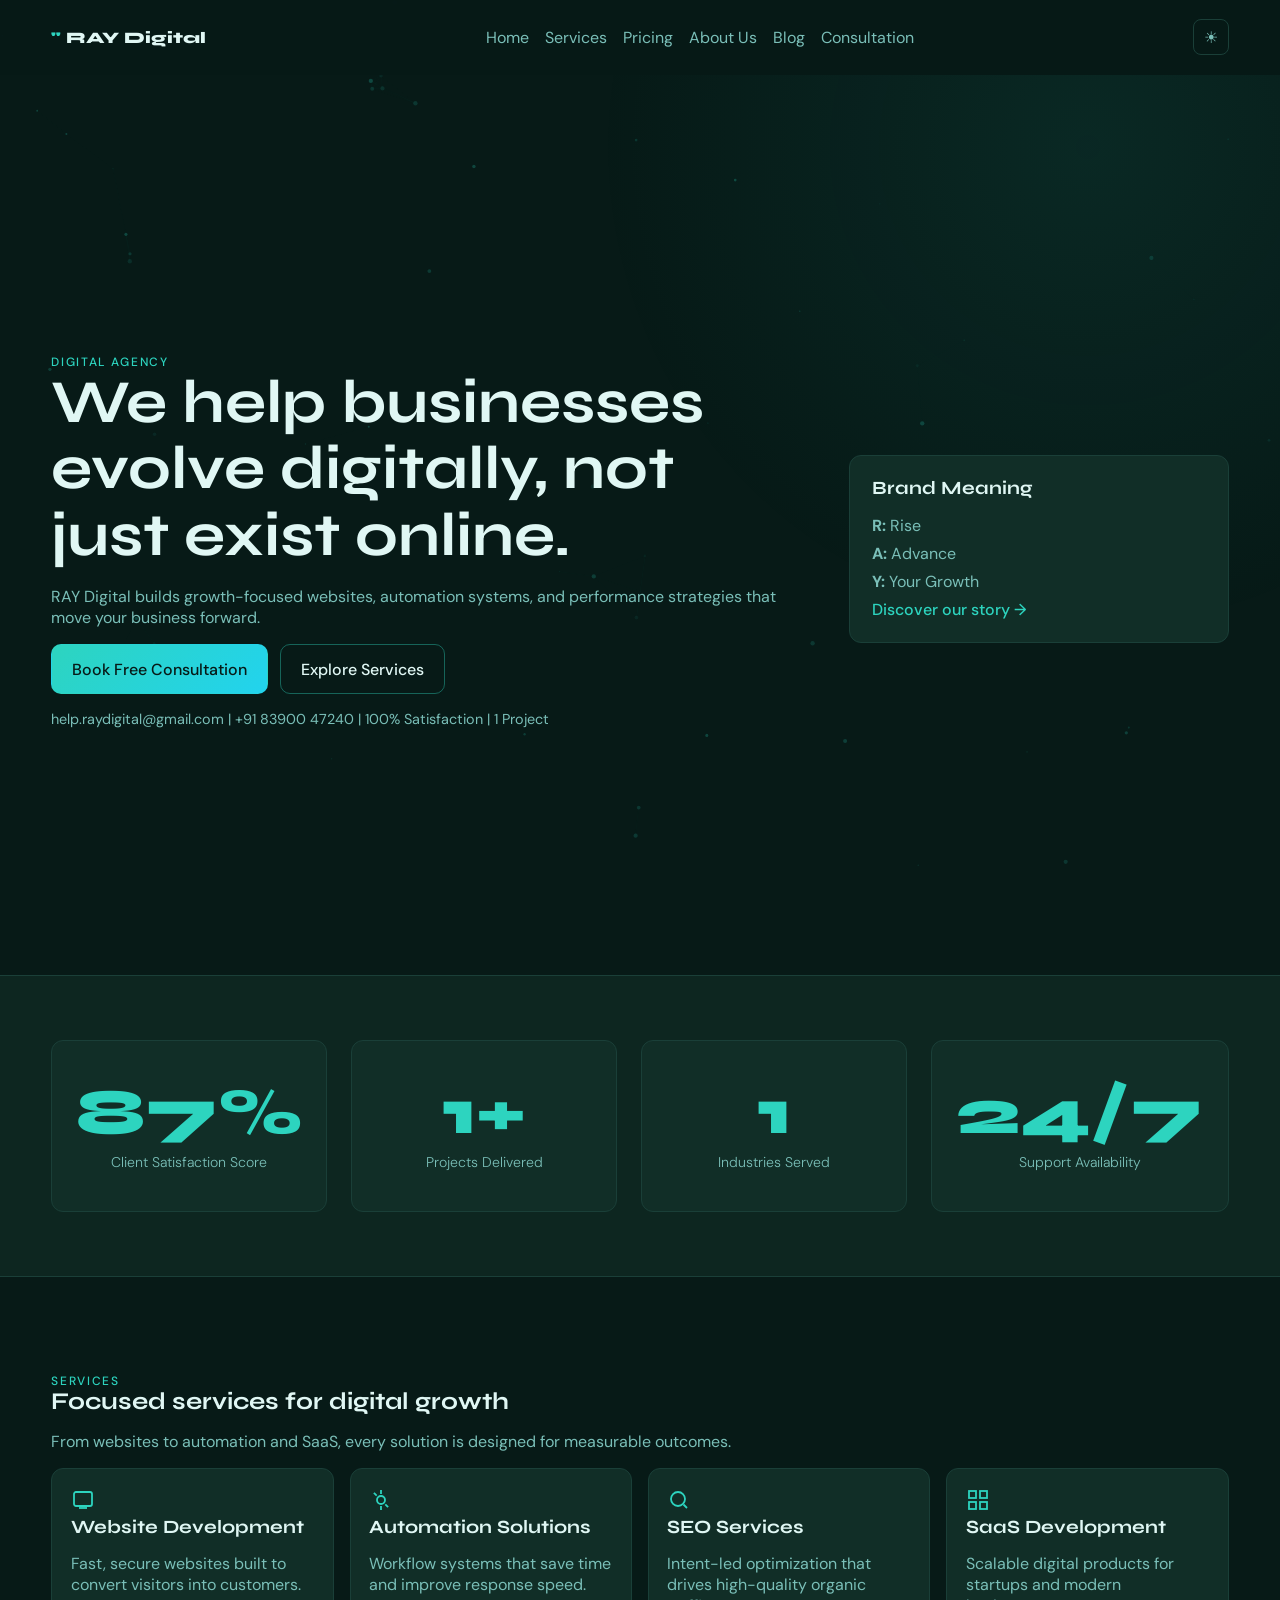
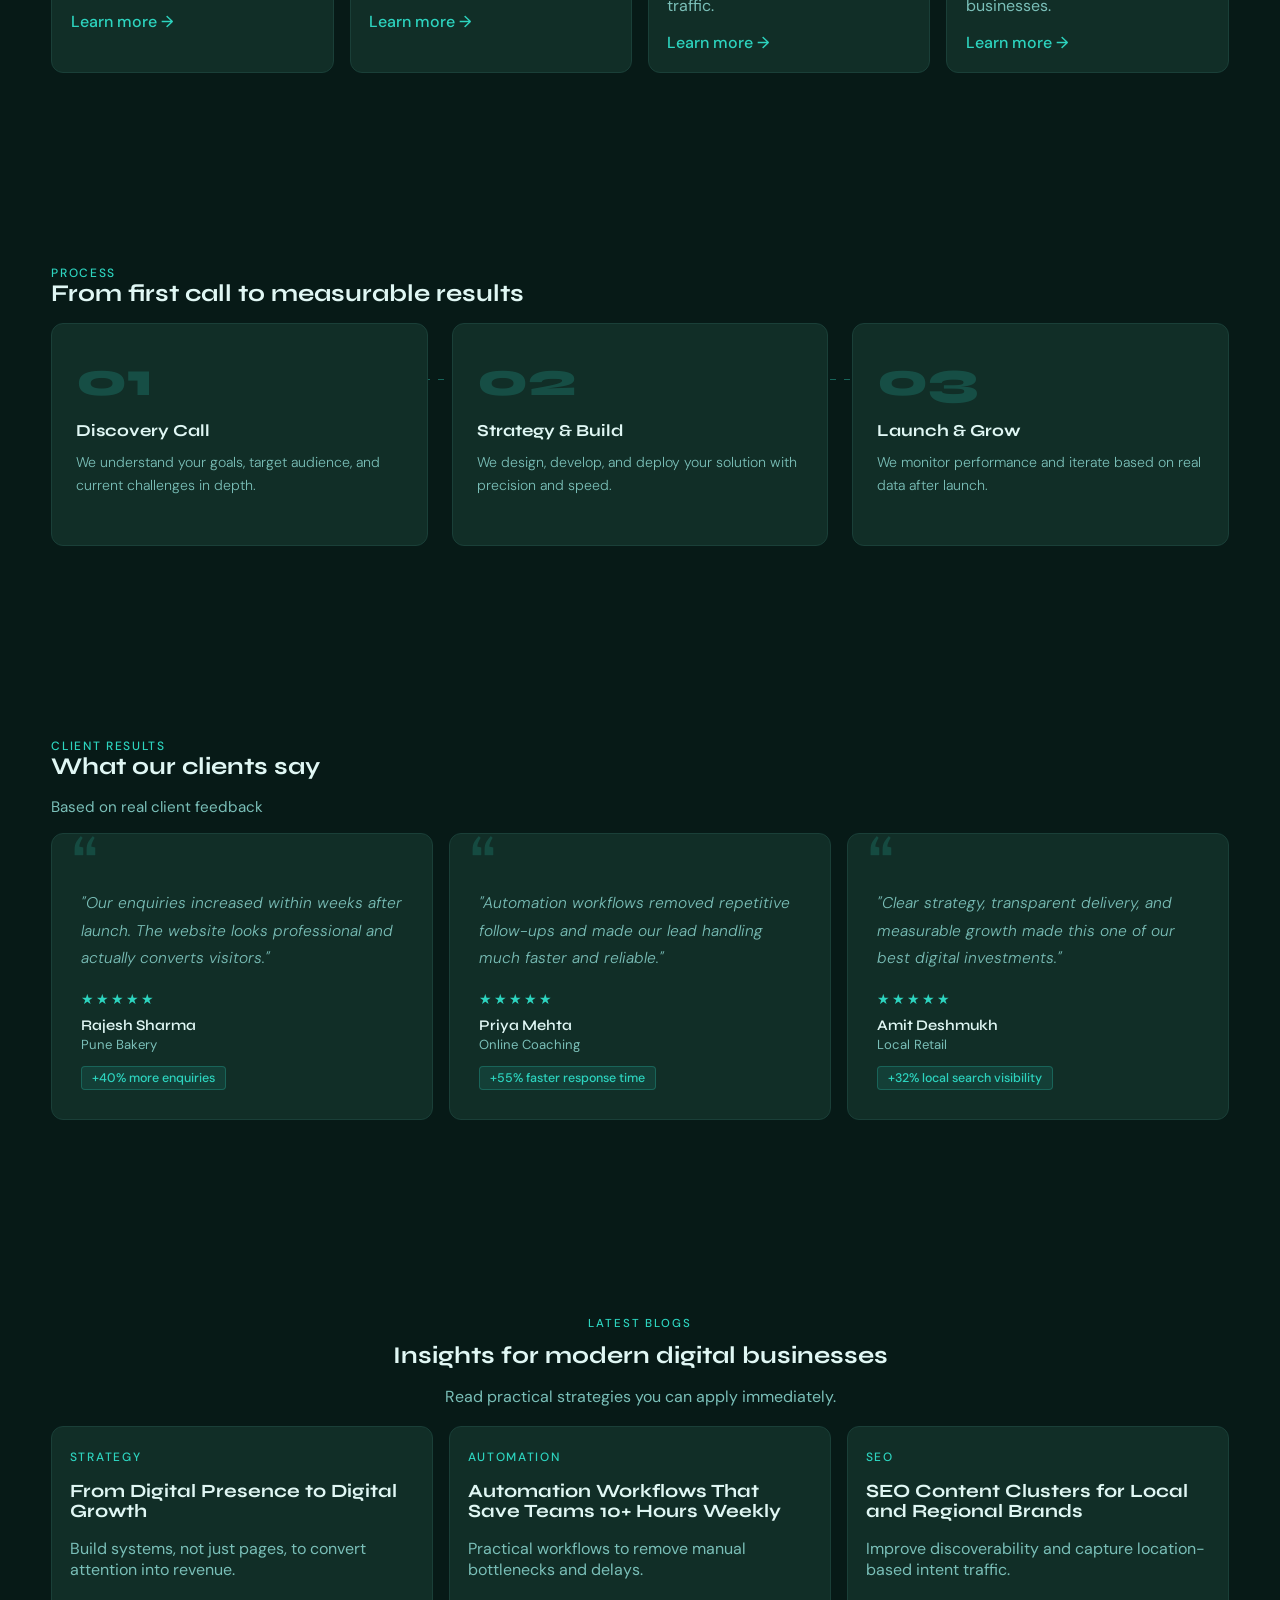
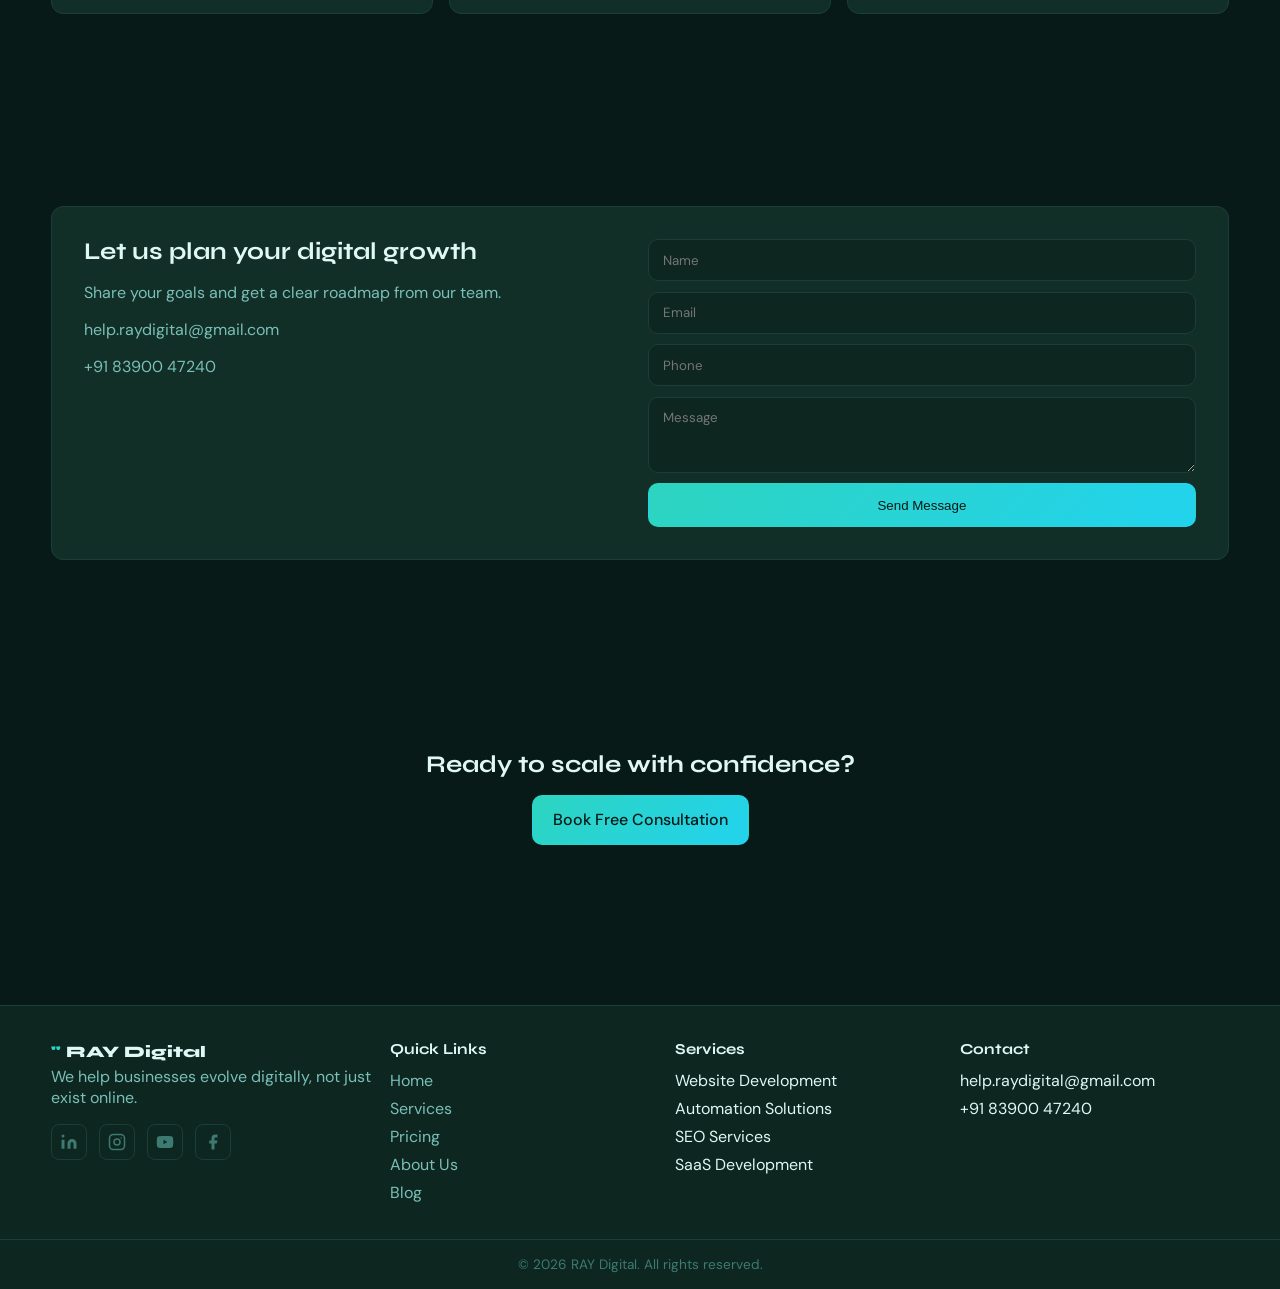
<file: index.html>
<!doctype html>
<html lang="en">
<head>
  <script>(function(){var t=localStorage.getItem('ray-theme')||'dark';document.documentElement.setAttribute('data-theme',t);})();</script>
  <meta charset="UTF-8">
  <meta name="viewport" content="width=device-width, initial-scale=1.0">
  <title>Home | RAY Digital — Digital Agency Pune</title>
  <meta name="description" content="RAY Digital in Pune helps businesses grow with high-converting websites, automation, SEO, and SaaS solutions built for measurable results.">
  <meta name="robots" content="index, follow">
  <link rel="canonical" href="https://raydigital.in/index.html">
  <meta property="og:title" content="Home | RAY Digital">
  <meta property="og:description" content="We help businesses evolve digitally, not just exist online.">
  <meta property="og:type" content="website">
  <meta property="og:url" content="https://raydigital.in/index.html">
  <meta property="og:image" content="https://raydigital.in/og-image.jpg">
  <meta name="twitter:card" content="summary_large_image">
  <link rel="preconnect" href="https://fonts.googleapis.com">
  <link rel="preconnect" href="https://fonts.gstatic.com" crossorigin>
  <link href="https://fonts.googleapis.com/css2?family=Syne:wght@700;800&family=DM+Sans:wght@300;400;500&display=swap" rel="stylesheet">
  <link rel="stylesheet" href="styles.css">
  <script type="application/ld+json">{"@context":"https://schema.org","@type":"LocalBusiness","name":"RAY Digital","url":"https://raydigital.in","telephone":"+918390047240","email":"help.raydigital@gmail.com","address":{"@type":"PostalAddress","addressLocality":"Pune","addressRegion":"Maharashtra","addressCountry":"IN"}}</script>
</head>
<body>

  <section class="hero section">
    <div class="container">
      <div class="hero-grid">
        <div>
          <div class="pill">Digital Agency</div>
          <h1>We help businesses evolve digitally, not just exist online.</h1>
          <p>RAY Digital builds growth-focused websites, automation systems, and performance strategies that move your business forward.</p>
          <div class="hero-actions">
            <a class="btn btn-primary" href="consultation.html">Book Free Consultation</a>
            <a class="btn btn-outline" href="services.html">Explore Services</a>
          </div>
          <p class="trust-inline">help.raydigital@gmail.com | +91 83900 47240 | 100% Satisfaction | 1 Project</p>
        </div>
        <aside class="card ray-card hero-card">
          <h3>Brand Meaning</h3>
          <p><strong>R:</strong> Rise</p>
          <p><strong>A:</strong> Advance</p>
          <p><strong>Y:</strong> Your Growth</p>
          <a class="discover-link" href="about.html">Discover our story &rarr;</a>
        </aside>
      </div>
    </div>
  </section>

  <section class="stats-strip" id="proof-stats">
    <div class="container">
      <div class="stats-grid">
        <div class="stat-card"><div class="stat-number" data-target="100"><span class="count-num">0</span><span>%</span></div><div class="stat-label">Client Satisfaction Score</div></div>
        <div class="stat-card"><div class="stat-number" data-target="1"><span class="count-num">0</span><span>+</span></div><div class="stat-label">Projects Delivered</div></div>
        <div class="stat-card"><div class="stat-number" data-target="1"><span class="count-num">0</span></div><div class="stat-label">Industries Served</div></div>
        <div class="stat-card"><div class="stat-number" data-target="24"><span class="count-num">0</span><span>/7</span></div><div class="stat-label">Support Availability</div></div>
      </div>
    </div>
  </section>

  <section class="section">
    <div class="container">
      <div class="pill">Services</div>
      <h2>Focused services for digital growth</h2>
      <p>From websites to automation and SaaS, every solution is designed for measurable outcomes.</p>
      <div class="services-grid">
        <article class="card service"><svg width="24" height="24" viewBox="0 0 24 24" fill="none" stroke="currentColor" stroke-width="1.8"><rect x="3" y="4" width="18" height="14" rx="2"></rect><path d="M8 20h8"></path></svg><h3>Website Development</h3><p>Fast, secure websites built to convert visitors into customers.</p><a class="learn" href="services.html">Learn more &rarr;</a></article>
        <article class="card service"><svg width="24" height="24" viewBox="0 0 24 24" fill="none" stroke="currentColor" stroke-width="1.8"><path d="M12 2v4"></path><path d="M12 18v4"></path><path d="M4.9 4.9l2.8 2.8"></path><path d="M16.3 16.3l2.8 2.8"></path><circle cx="12" cy="12" r="4"></circle></svg><h3>Automation Solutions</h3><p>Workflow systems that save time and improve response speed.</p><a class="learn" href="services.html">Learn more &rarr;</a></article>
        <article class="card service"><svg width="24" height="24" viewBox="0 0 24 24" fill="none" stroke="currentColor" stroke-width="1.8"><circle cx="11" cy="11" r="7"></circle><path d="m20 20-3.5-3.5"></path></svg><h3>SEO Services</h3><p>Intent-led optimization that drives high-quality organic traffic.</p><a class="learn" href="services.html">Learn more &rarr;</a></article>
        <article class="card service"><svg width="24" height="24" viewBox="0 0 24 24" fill="none" stroke="currentColor" stroke-width="1.8"><rect x="3" y="3" width="7" height="7"></rect><rect x="14" y="3" width="7" height="7"></rect><rect x="14" y="14" width="7" height="7"></rect><rect x="3" y="14" width="7" height="7"></rect></svg><h3>SaaS Development</h3><p>Scalable digital products for startups and modern businesses.</p><a class="learn" href="services.html">Learn more &rarr;</a></article>
      </div>
    </div>
  </section>

  <section class="section">
    <div class="container">
      <div class="pill">Process</div>
      <h2>From first call to measurable results</h2>
      <div class="process-grid">
        <div class="process-card"><span class="step-number">01</span><div class="step-title">Discovery Call</div><p class="step-desc">We understand your goals, target audience, and current challenges in depth.</p></div>
        <div class="process-card"><span class="step-number">02</span><div class="step-title">Strategy &amp; Build</div><p class="step-desc">We design, develop, and deploy your solution with precision and speed.</p></div>
        <div class="process-card"><span class="step-number">03</span><div class="step-title">Launch &amp; Grow</div><p class="step-desc">We monitor performance and iterate based on real data after launch.</p></div>
      </div>
    </div>
  </section>

  <section class="section">
    <div class="container">
      <div class="pill">Client Results</div>
      <h2>What our clients say</h2>
      <p class="mini">Based on real client feedback</p>
      <div class="test-grid">
        <div class="testimonial-card"><p class="testimonial-quote">"Our enquiries increased within weeks after launch. The website looks professional and actually converts visitors."</p><div class="stars">&#9733;&#9733;&#9733;&#9733;&#9733;</div><div class="testimonial-name">Rajesh Sharma</div><div class="testimonial-role">Pune Bakery</div><span class="result-badge">+40% more enquiries</span></div>
        <div class="testimonial-card"><p class="testimonial-quote">"Automation workflows removed repetitive follow-ups and made our lead handling much faster and reliable."</p><div class="stars">&#9733;&#9733;&#9733;&#9733;&#9733;</div><div class="testimonial-name">Priya Mehta</div><div class="testimonial-role">Online Coaching</div><span class="result-badge">+55% faster response time</span></div>
        <div class="testimonial-card"><p class="testimonial-quote">"Clear strategy, transparent delivery, and measurable growth made this one of our best digital investments."</p><div class="stars">&#9733;&#9733;&#9733;&#9733;&#9733;</div><div class="testimonial-name">Amit Deshmukh</div><div class="testimonial-role">Local Retail</div><span class="result-badge">+32% local search visibility</span></div>
      </div>
    </div>
  </section>

  <section class="section">
    <div class="container">
      <div class="blog-header">
        <p class="section-tag">LATEST BLOGS</p>
        <h2>Insights for modern digital businesses</h2>
        <p class="section-sub">Read practical strategies you can apply immediately.</p>
      </div>
      <div class="blog-grid">
        <article class="card post"><p class="pill">Strategy</p><h3>From Digital Presence to Digital Growth</h3><p>Build systems, not just pages, to convert attention into revenue.</p></article>
        <article class="card post"><p class="pill">Automation</p><h3>Automation Workflows That Save Teams 10+ Hours Weekly</h3><p>Practical workflows to remove manual bottlenecks and delays.</p></article>
        <article class="card post"><p class="pill">SEO</p><h3>SEO Content Clusters for Local and Regional Brands</h3><p>Improve discoverability and capture location-based intent traffic.</p></article>
      </div>
    </div>
  </section>

  <section class="section">
    <div class="container card contact-strip" id="contact-cta">
      <div>
        <h2>Let us plan your digital growth</h2>
        <p>Share your goals and get a clear roadmap from our team.</p>
        <p>help.raydigital@gmail.com</p>
        <p>+91 83900 47240</p>
      </div>
      <form id="quickContact">
        <input type="text" name="name" placeholder="Name" required>
        <input type="email" name="email" placeholder="Email" required>
        <input type="tel" name="phone" placeholder="Phone" required>
        <textarea name="message" rows="3" placeholder="Message" required></textarea>
        <button class="btn btn-primary" type="submit">Send Message</button>
        <p class="success" id="quickContactSuccess">Thank you! We'll reach out within 24 hours.</p>
      </form>
    </div>
  </section>

  <section class="section bottom-cta">
    <div class="container">
      <h2>Ready to scale with confidence?</h2>
      <a class="btn btn-primary" href="consultation.html">Book Free Consultation</a>
    </div>
  </section>

  <footer></footer>
  <script src="components.js"></script>
  <script src="scripts.js"></script>
</body>
</html>
</file>
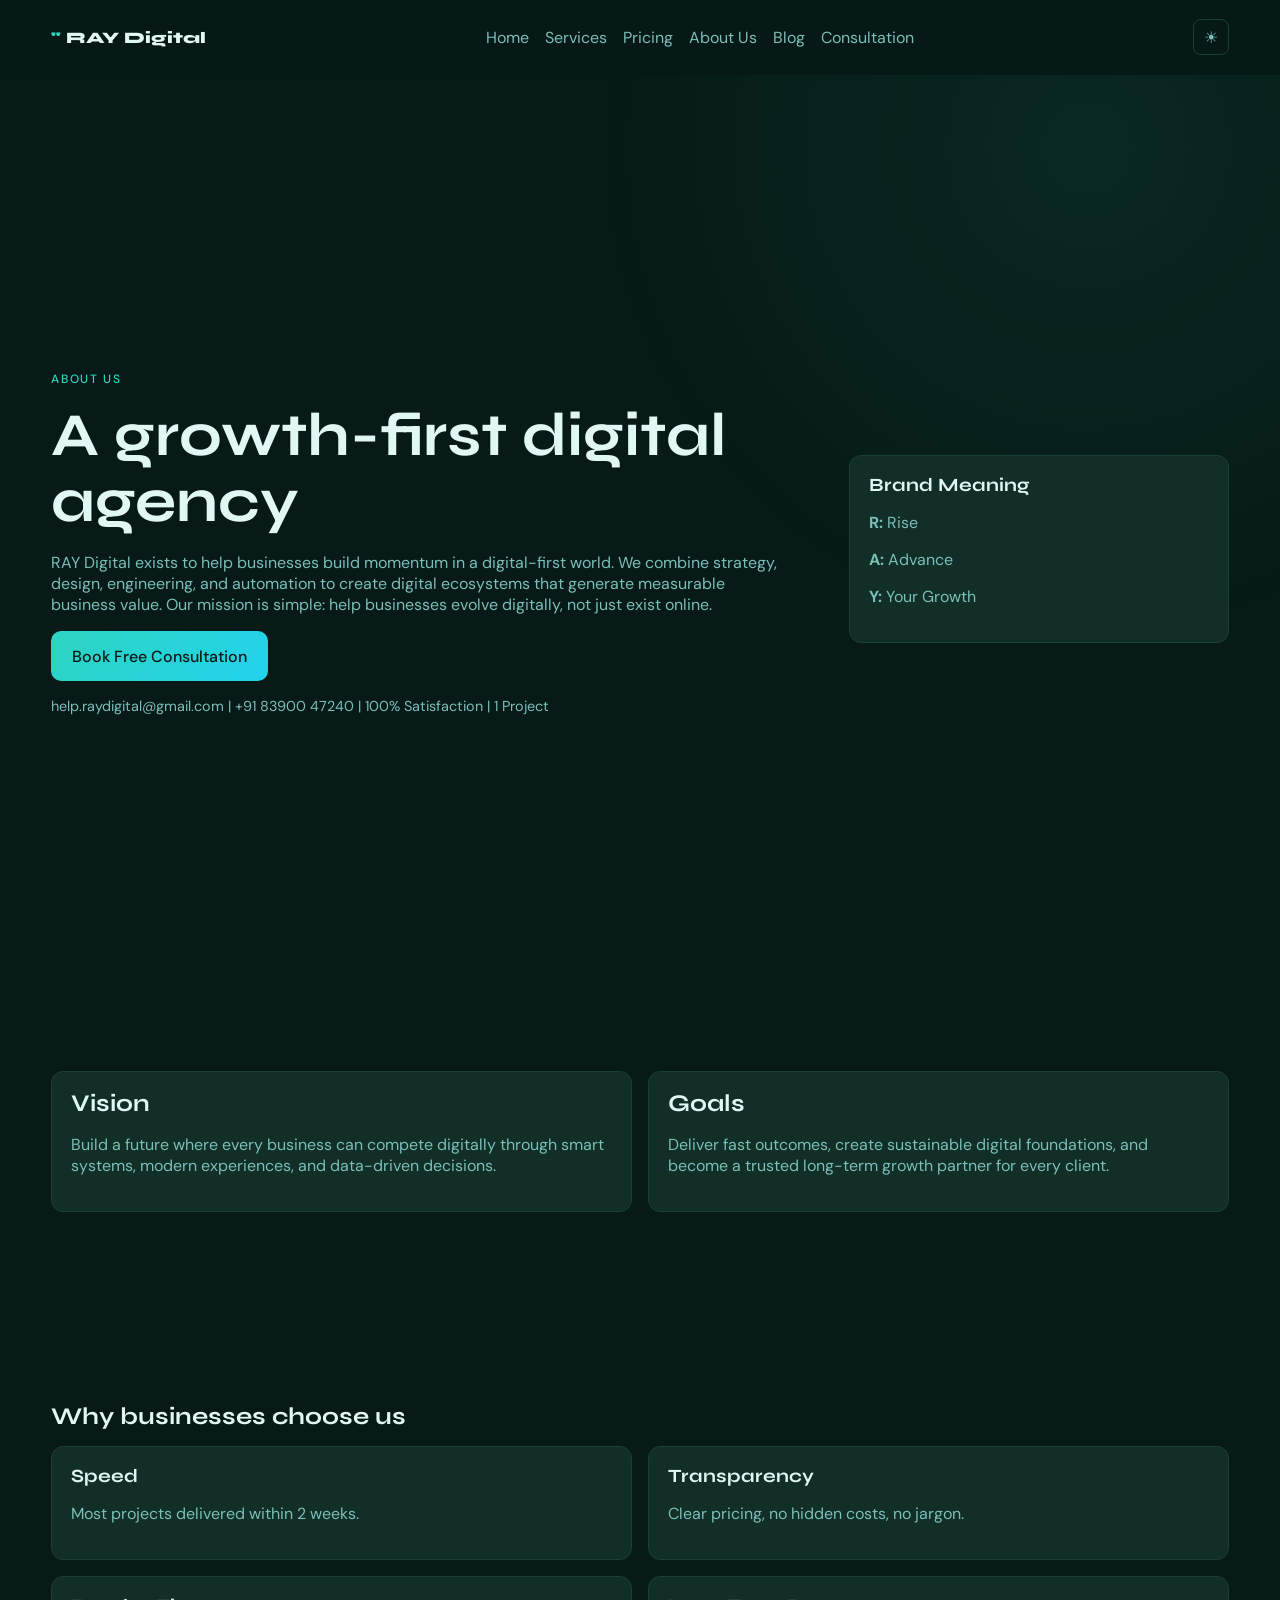
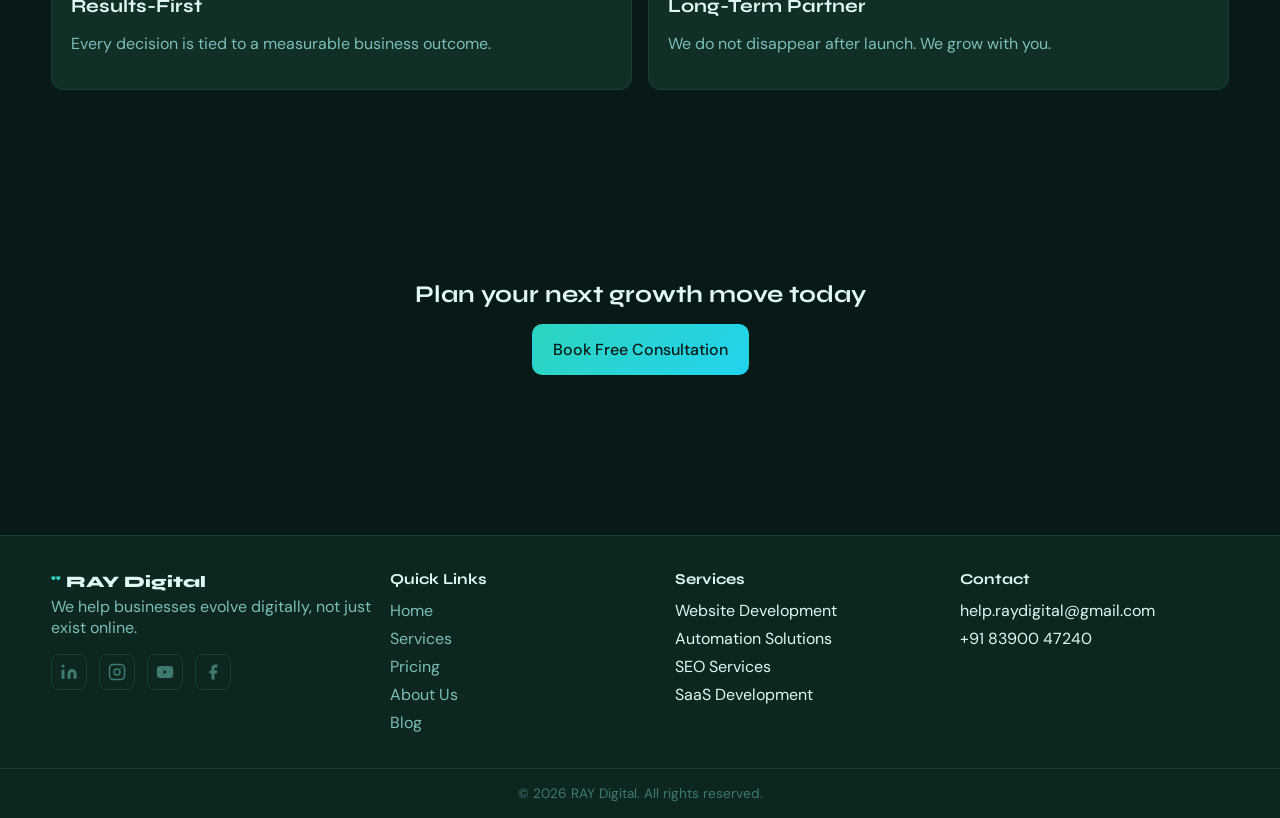
<file: about.html>
<!doctype html>
<html lang="en">
<head>
  <script>(function(){var t=localStorage.getItem('ray-theme')||'dark';document.documentElement.setAttribute('data-theme',t);})();</script>
  <meta charset="UTF-8">
  <meta name="viewport" content="width=device-width, initial-scale=1.0">
  <title>About Us | RAY Digital — Growth-First Digital Agency</title>
  <meta name="description" content="Learn about RAY Digital, a growth-first digital agency in Pune combining strategy, design, engineering, and automation for measurable business value.">
  <meta name="robots" content="index, follow">
  <link rel="canonical" href="https://raydigital.in/about.html">
  <meta property="og:title" content="About Us | RAY Digital">
  <meta property="og:description" content="A growth-first digital agency helping businesses evolve digitally.">
  <meta property="og:type" content="website">
  <meta property="og:url" content="https://raydigital.in/about.html">
  <meta property="og:image" content="https://raydigital.in/og-image.jpg">
  <meta name="twitter:card" content="summary_large_image">
  <link rel="preconnect" href="https://fonts.googleapis.com">
  <link rel="preconnect" href="https://fonts.gstatic.com" crossorigin>
  <link href="https://fonts.googleapis.com/css2?family=Syne:wght@700;800&family=DM+Sans:wght@300;400;500&display=swap" rel="stylesheet">
  <link rel="stylesheet" href="styles.css">
</head>
<body>

  <section class="hero section">
    <div class="container">
      <div class="hero-grid about-hero-grid">
        <div>
          <p class="pill">About Us</p>
          <h1>A growth-first digital agency</h1>
          <p>RAY Digital exists to help businesses build momentum in a digital-first world. We combine strategy, design, engineering, and automation to create digital ecosystems that generate measurable business value. Our mission is simple: help businesses evolve digitally, not just exist online.</p>
          <a class="btn btn-primary" href="consultation.html">Book Free Consultation</a>
          <p class="trust">help.raydigital@gmail.com | +91 83900 47240 | 100% Satisfaction | 1 Project</p>
        </div>
        <aside class="card box hero-card">
          <h3>Brand Meaning</h3>
          <p><strong>R:</strong> Rise</p>
          <p><strong>A:</strong> Advance</p>
          <p><strong>Y:</strong> Your Growth</p>
        </aside>
      </div>
    </div>
  </section>

  <section class="section">
    <div class="container grid-2">
      <article class="card box"><h2>Vision</h2><p>Build a future where every business can compete digitally through smart systems, modern experiences, and data-driven decisions.</p></article>
      <article class="card box"><h2>Goals</h2><p>Deliver fast outcomes, create sustainable digital foundations, and become a trusted long-term growth partner for every client.</p></article>
    </div>
  </section>

  <section class="section">
    <div class="container">
      <h2>Why businesses choose us</h2>
      <div class="grid-4">
        <article class="card box"><h3>Speed</h3><p>Most projects delivered within 2 weeks.</p></article>
        <article class="card box"><h3>Transparency</h3><p>Clear pricing, no hidden costs, no jargon.</p></article>
        <article class="card box"><h3>Results-First</h3><p>Every decision is tied to a measurable business outcome.</p></article>
        <article class="card box"><h3>Long-Term Partner</h3><p>We do not disappear after launch. We grow with you.</p></article>
      </div>
    </div>
  </section>

  <section class="section cta-bottom">
    <div class="container">
      <h2>Plan your next growth move today</h2>
      <a class="btn btn-primary" href="consultation.html">Book Free Consultation</a>
    </div>
  </section>

  <footer></footer>
  <script src="components.js"></script>
  <script src="scripts.js"></script>
</body>
</html>
</file>
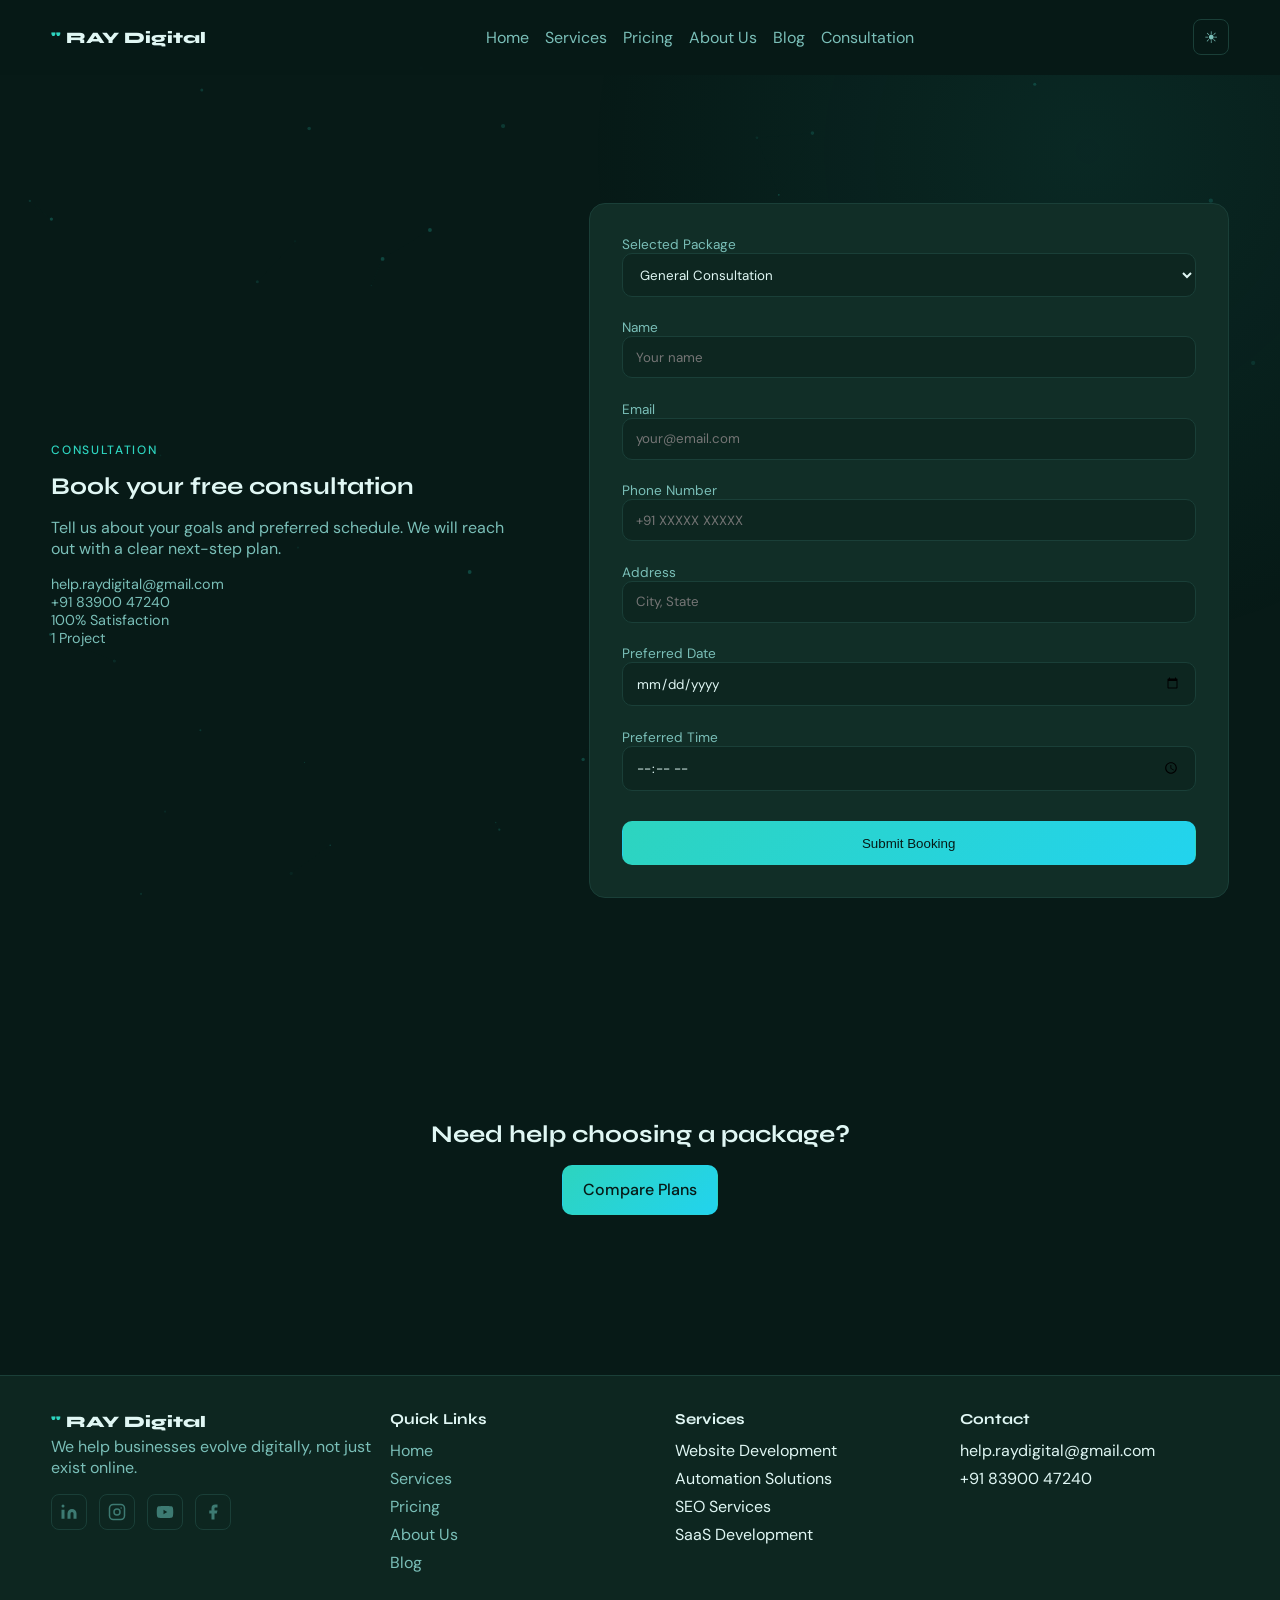
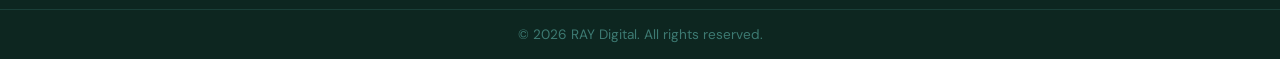
<file: consultation.html>
<!doctype html>
<html lang="en">
<head>
  <script>(function(){var t=localStorage.getItem('ray-theme')||'dark';document.documentElement.setAttribute('data-theme',t);})();</script>
  <meta charset="UTF-8">
  <meta name="viewport" content="width=device-width, initial-scale=1.0">
  <title>Book Consultation | RAY Digital</title>
  <meta name="description" content="Book a free consultation with RAY Digital. Tell us about your goals and we will reach out with a clear next-step plan.">
  <meta name="robots" content="index, follow">
  <link rel="canonical" href="https://raydigital.in/consultation.html">
  <meta property="og:title" content="Book Consultation | RAY Digital">
  <meta property="og:description" content="Book a free consultation with RAY Digital and get a clear growth roadmap.">
  <meta property="og:type" content="website">
  <meta property="og:url" content="https://raydigital.in/consultation.html">
  <meta property="og:image" content="https://raydigital.in/og-image.jpg">
  <meta name="twitter:card" content="summary_large_image">
  <link rel="preconnect" href="https://fonts.googleapis.com">
  <link rel="preconnect" href="https://fonts.gstatic.com" crossorigin>
  <link href="https://fonts.googleapis.com/css2?family=Syne:wght@700;800&family=DM+Sans:wght@300;400;500&display=swap" rel="stylesheet">
  <link rel="stylesheet" href="styles.css">
</head>
<body>

  <section class="consultation-hero section">
    <div class="container">
      <div class="consultation-grid">
        <div>
          <p class="pill">Consultation</p>
          <h1>Book your free consultation</h1>
          <p>Tell us about your goals and preferred schedule. We will reach out with a clear next-step plan.</p>
          <p class="trust">
            help.raydigital@gmail.com<br>
            +91 83900 47240<br>
            100% Satisfaction<br>
            1 Project
          </p>
        </div>
        <div class="card form-card">
          <form id="bookingForm">
            <label>Selected Package
              <select name="package">
                <option value="general">General Consultation</option>
                <option value="starter">Starter Website</option>
                <option value="business">Business Website</option>
                <option value="premium">Premium Website</option>
                <option value="automation">Automation</option>
                <option value="software">Software / SaaS</option>
              </select>
            </label>
            <label>Name<input type="text" name="name" placeholder="Your name" required></label>
            <label>Email<input type="email" name="email" placeholder="your@email.com" required></label>
            <label>Phone Number<input type="tel" name="phone" placeholder="+91 XXXXX XXXXX" required></label>
            <label>Address<input type="text" name="address" placeholder="City, State"></label>
            <label>Preferred Date<input type="date" name="preferredDate" required></label>
            <label>Preferred Time<input type="time" name="preferredTime" required></label>
            <button class="btn btn-primary" type="submit" style="width:100%;margin-top:0.5rem;">Submit Booking</button>
            <p id="successMsg" class="success">Thank you! We'll reach out within 24 hours.</p>
          </form>
        </div>
      </div>
    </div>
  </section>

  <section class="section cta-bottom">
    <div class="container">
      <h2>Need help choosing a package?</h2>
      <a class="btn btn-primary" href="pricing.html">Compare Plans</a>
    </div>
  </section>

  <footer></footer>
  <script src="components.js"></script>
  <script src="scripts.js"></script>
</body>
</html>
</file>
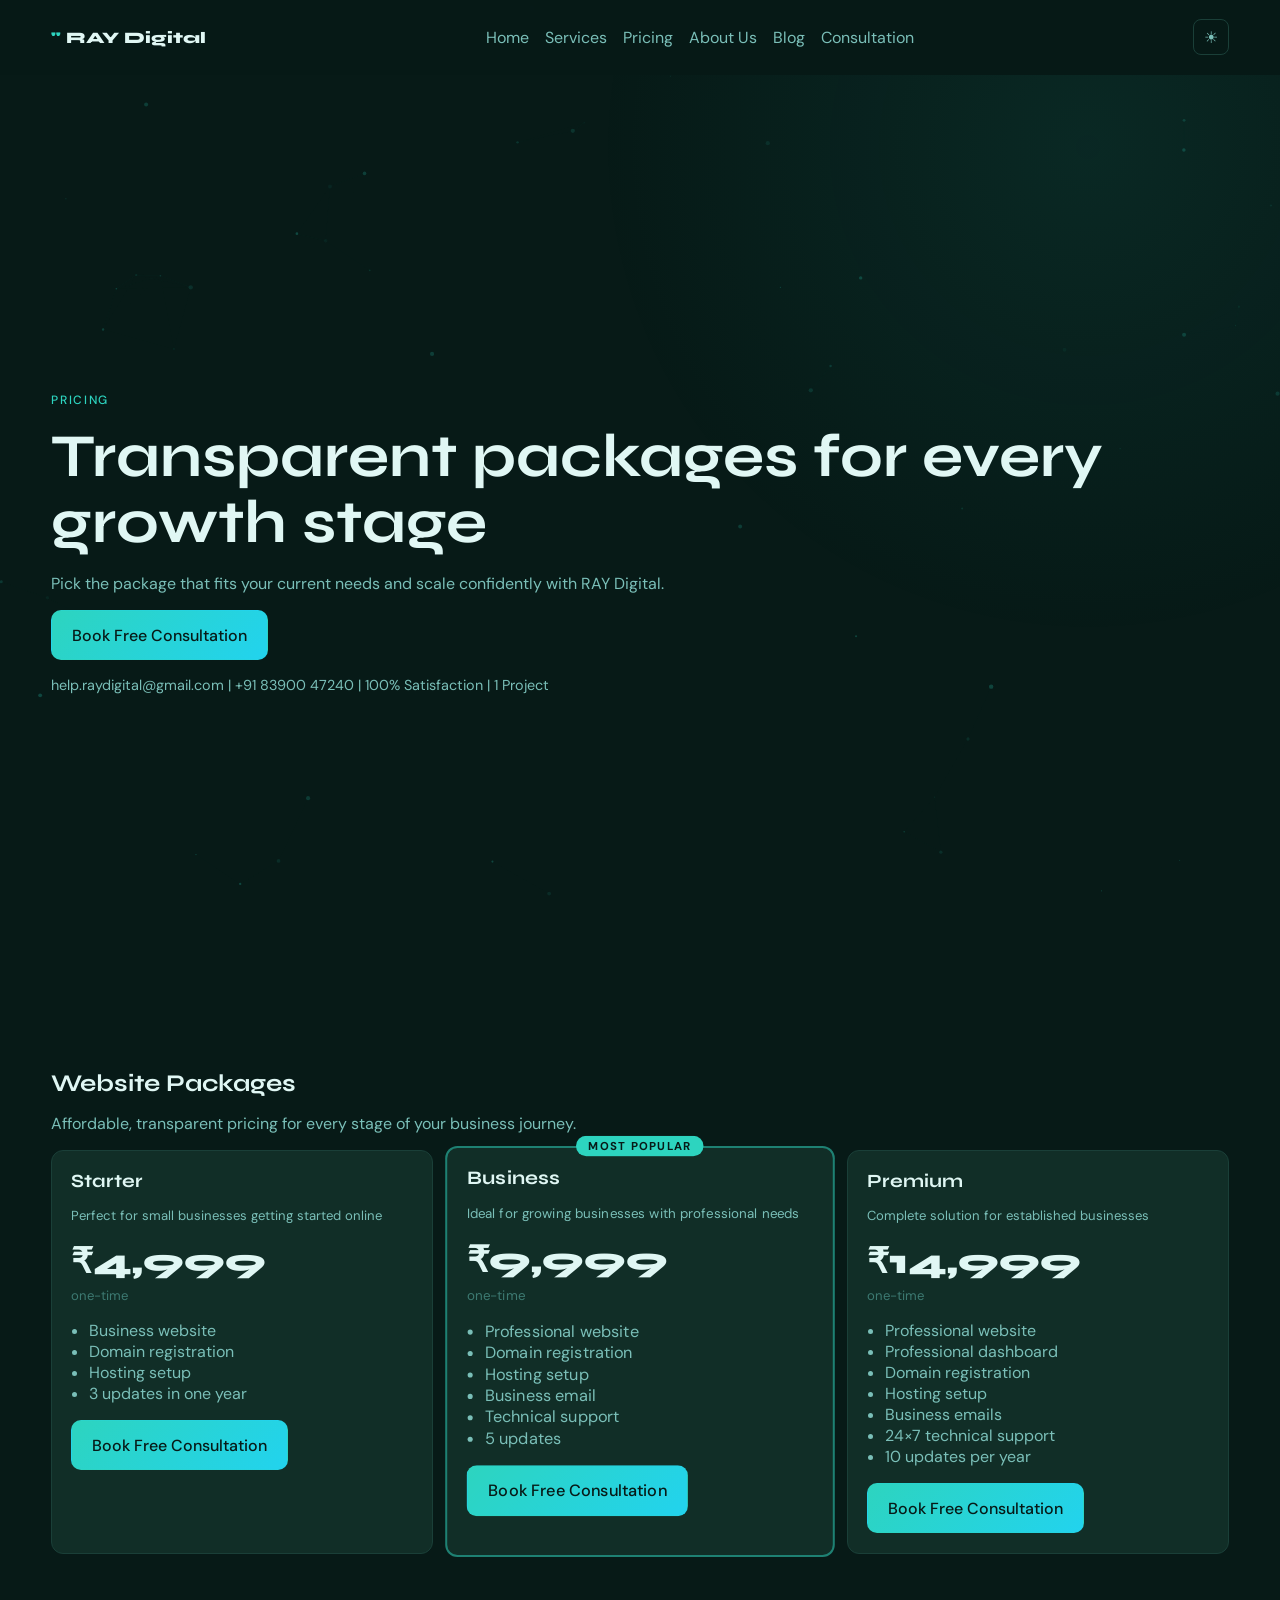
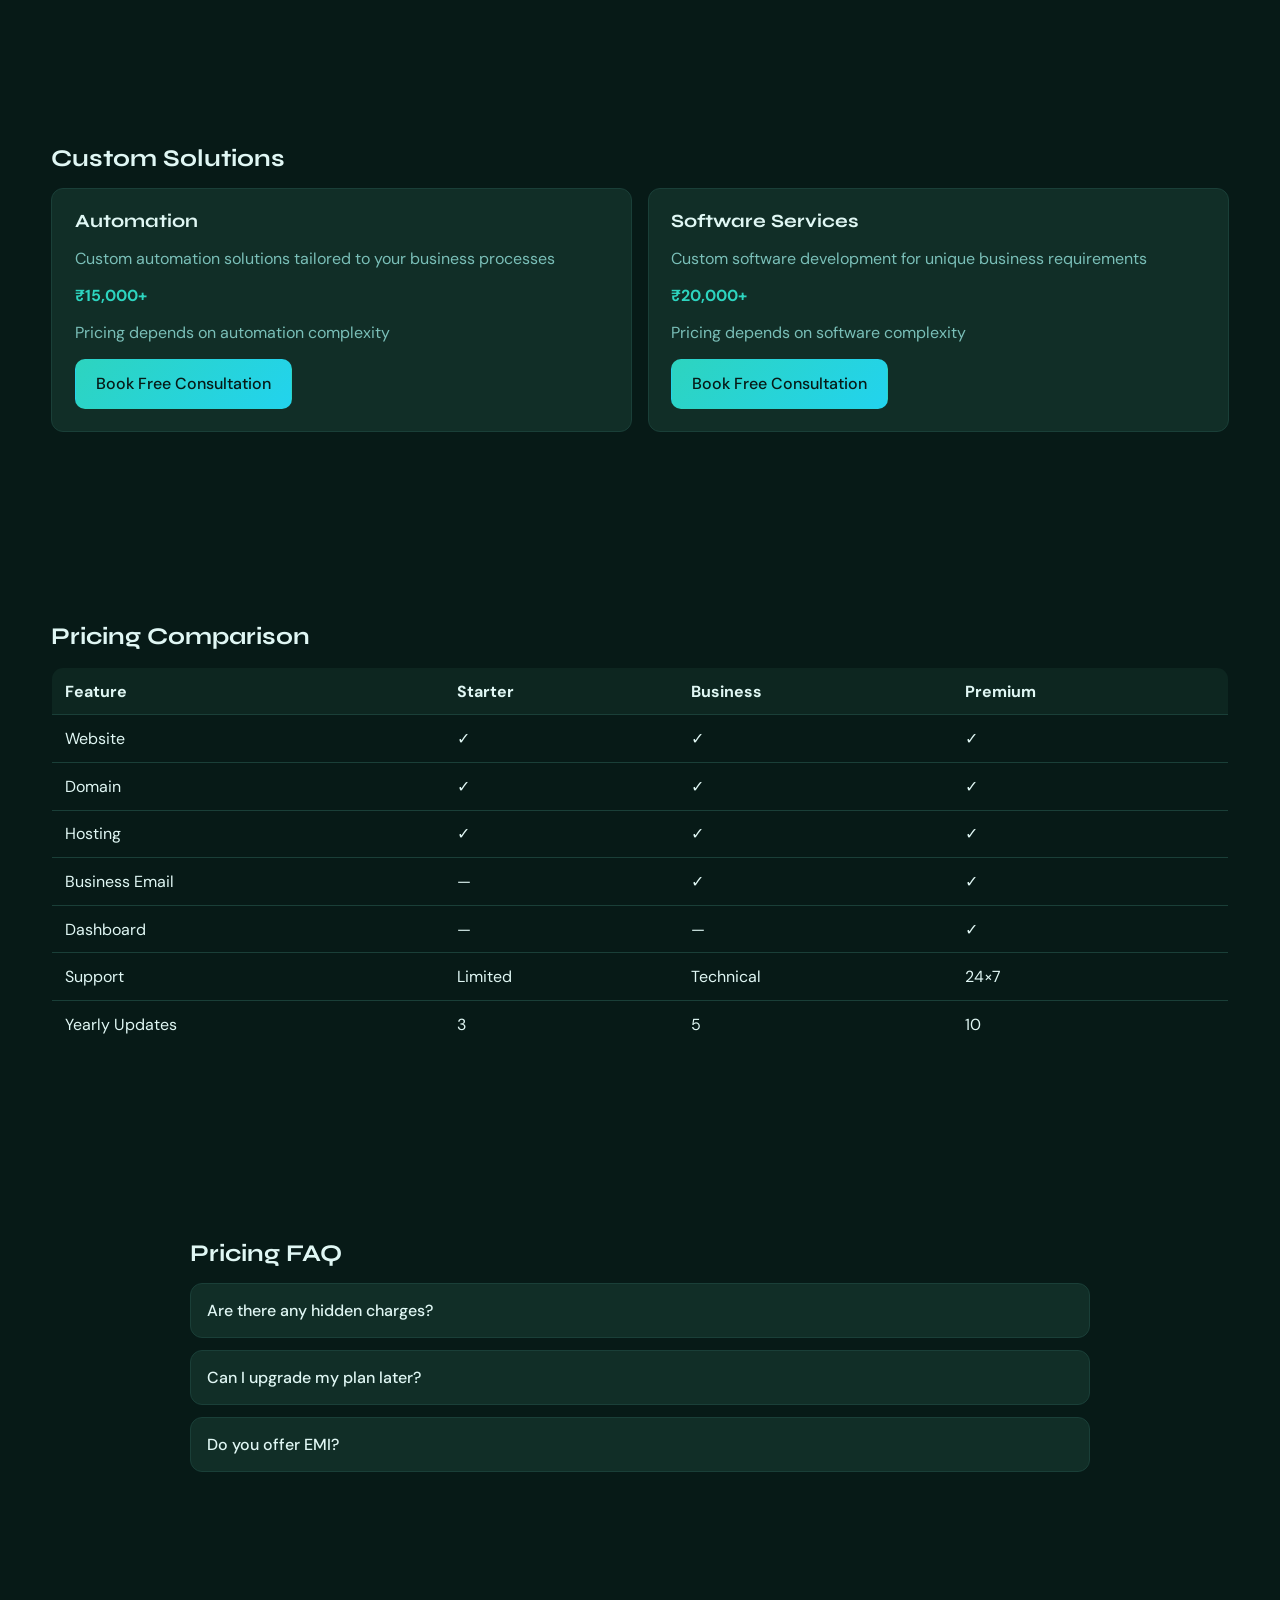
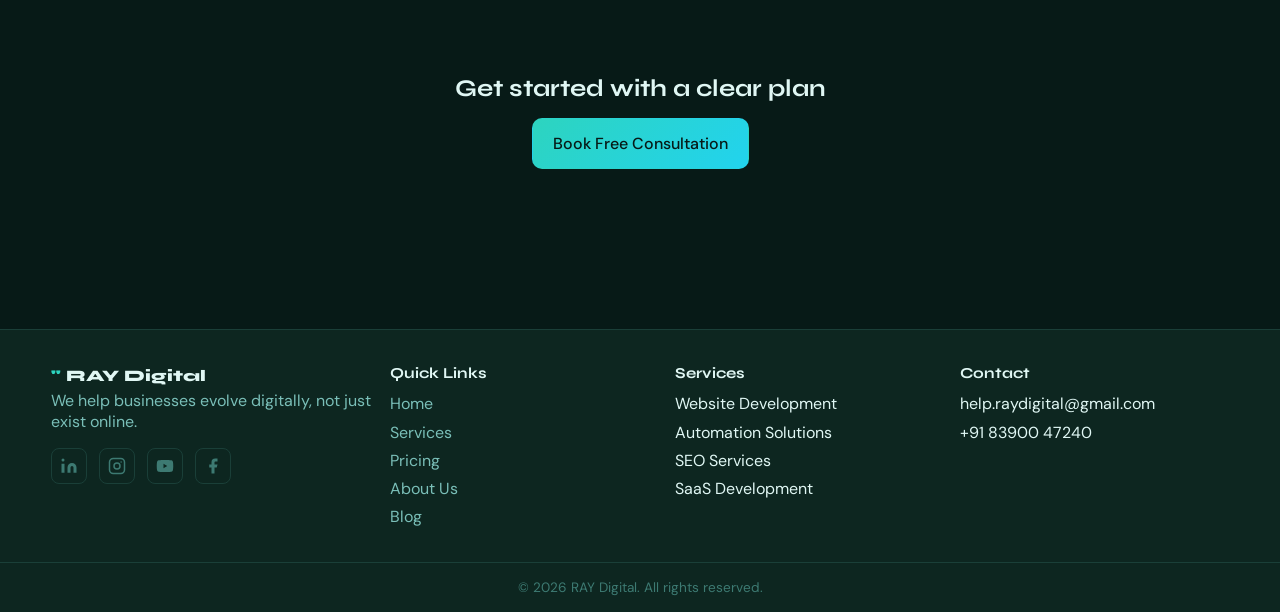
<file: pricing.html>
<!doctype html>
<html lang="en">
<head>
  <script>(function(){var t=localStorage.getItem('ray-theme')||'dark';document.documentElement.setAttribute('data-theme',t);})();</script>
  <meta charset="UTF-8">
  <meta name="viewport" content="width=device-width, initial-scale=1.0">
  <title>Pricing | RAY Digital — Transparent Packages</title>
  <meta name="description" content="Transparent website and custom solution pricing by RAY Digital in Pune with clear deliverables, no hidden charges, and consultation support.">
  <meta name="robots" content="index, follow">
  <link rel="canonical" href="https://raydigital.in/pricing.html">
  <meta property="og:title" content="Pricing | RAY Digital">
  <meta property="og:description" content="Clear, transparent pricing for every stage of your business growth.">
  <meta property="og:type" content="website">
  <meta property="og:url" content="https://raydigital.in/pricing.html">
  <meta property="og:image" content="https://raydigital.in/og-image.jpg">
  <meta name="twitter:card" content="summary_large_image">
  <link rel="preconnect" href="https://fonts.googleapis.com">
  <link rel="preconnect" href="https://fonts.gstatic.com" crossorigin>
  <link href="https://fonts.googleapis.com/css2?family=Syne:wght@700;800&family=DM+Sans:wght@300;400;500&display=swap" rel="stylesheet">
  <link rel="stylesheet" href="styles.css">
</head>
<body>

  <section class="hero section">
    <div class="container">
      <p class="pill">Pricing</p>
      <h1>Transparent packages for every growth stage</h1>
      <p>Pick the package that fits your current needs and scale confidently with RAY Digital.</p>
      <a class="btn btn-primary" href="consultation.html">Book Free Consultation</a>
      <p class="trust">help.raydigital@gmail.com | +91 83900 47240 | 100% Satisfaction | 1 Project</p>
    </div>
  </section>

  <section class="section">
    <div class="container">
      <h2>Website Packages</h2>
      <p>Affordable, transparent pricing for every stage of your business journey.</p>
      <div class="pricing-grid">
        <article class="card pricing-card">
          <h3>Starter</h3>
          <p class="tag">Perfect for small businesses getting started online</p>
          <p class="pricing-price">&#8377;4,999</p>
          <p class="pricing-period">one-time</p>
          <ul class="pricing-features"><li>Business website</li><li>Domain registration</li><li>Hosting setup</li><li>3 updates in one year</li></ul>
          <a class="btn btn-primary" href="consultation.html?package=starter">Book Free Consultation</a>
        </article>
        <article class="card pricing-card popular">
          <span class="popular-badge">MOST POPULAR</span>
          <h3>Business</h3>
          <p class="tag">Ideal for growing businesses with professional needs</p>
          <p class="pricing-price">&#8377;9,999</p>
          <p class="pricing-period">one-time</p>
          <ul class="pricing-features"><li>Professional website</li><li>Domain registration</li><li>Hosting setup</li><li>Business email</li><li>Technical support</li><li>5 updates</li></ul>
          <a class="btn btn-primary" href="consultation.html?package=business">Book Free Consultation</a>
        </article>
        <article class="card pricing-card">
          <h3>Premium</h3>
          <p class="tag">Complete solution for established businesses</p>
          <p class="pricing-price">&#8377;14,999</p>
          <p class="pricing-period">one-time</p>
          <ul class="pricing-features"><li>Professional website</li><li>Professional dashboard</li><li>Domain registration</li><li>Hosting setup</li><li>Business emails</li><li>24&#215;7 technical support</li><li>10 updates per year</li></ul>
          <a class="btn btn-primary" href="consultation.html?package=premium">Book Free Consultation</a>
        </article>
      </div>
    </div>
  </section>

  <section class="section">
    <div class="container">
      <h2>Custom Solutions</h2>
      <div class="grid-2">
        <article class="card pkg"><h3>Automation</h3><p>Custom automation solutions tailored to your business processes</p><p class="price">&#8377;15,000+</p><p>Pricing depends on automation complexity</p><a class="btn btn-primary" href="consultation.html?package=automation">Book Free Consultation</a></article>
        <article class="card pkg"><h3>Software Services</h3><p>Custom software development for unique business requirements</p><p class="price">&#8377;20,000+</p><p>Pricing depends on software complexity</p><a class="btn btn-primary" href="consultation.html?package=software">Book Free Consultation</a></article>
      </div>
    </div>
  </section>

  <section class="section">
    <div class="container">
      <h2>Pricing Comparison</h2>
      <div class="table-wrap">
        <table>
          <thead><tr><th>Feature</th><th>Starter</th><th>Business</th><th>Premium</th></tr></thead>
          <tbody>
            <tr><td>Website</td><td>&#10003;</td><td>&#10003;</td><td>&#10003;</td></tr>
            <tr><td>Domain</td><td>&#10003;</td><td>&#10003;</td><td>&#10003;</td></tr>
            <tr><td>Hosting</td><td>&#10003;</td><td>&#10003;</td><td>&#10003;</td></tr>
            <tr><td>Business Email</td><td>&mdash;</td><td>&#10003;</td><td>&#10003;</td></tr>
            <tr><td>Dashboard</td><td>&mdash;</td><td>&mdash;</td><td>&#10003;</td></tr>
            <tr><td>Support</td><td>Limited</td><td>Technical</td><td>24&#215;7</td></tr>
            <tr><td>Yearly Updates</td><td>3</td><td>5</td><td>10</td></tr>
          </tbody>
        </table>
      </div>
    </div>
  </section>

  <section class="section">
    <div class="container faq">
      <h2>Pricing FAQ</h2>
      <div class="faq-item"><button class="faq-btn" type="button">Are there any hidden charges?</button><div class="faq-content"><p>No. All prices are one-time unless you choose a maintenance add-on.</p></div></div>
      <div class="faq-item"><button class="faq-btn" type="button">Can I upgrade my plan later?</button><div class="faq-content"><p>Yes. You can upgrade anytime by paying the difference.</p></div></div>
      <div class="faq-item"><button class="faq-btn" type="button">Do you offer EMI?</button><div class="faq-content"><p>We offer payment in 2 installments for Business and Premium packages.</p></div></div>
    </div>
  </section>

  <section class="section cta-bottom">
    <div class="container">
      <h2>Get started with a clear plan</h2>
      <a class="btn btn-primary" href="consultation.html">Book Free Consultation</a>
    </div>
  </section>

  <footer></footer>
  <script src="components.js"></script>
  <script src="scripts.js"></script>
</body>
</html>
</file>
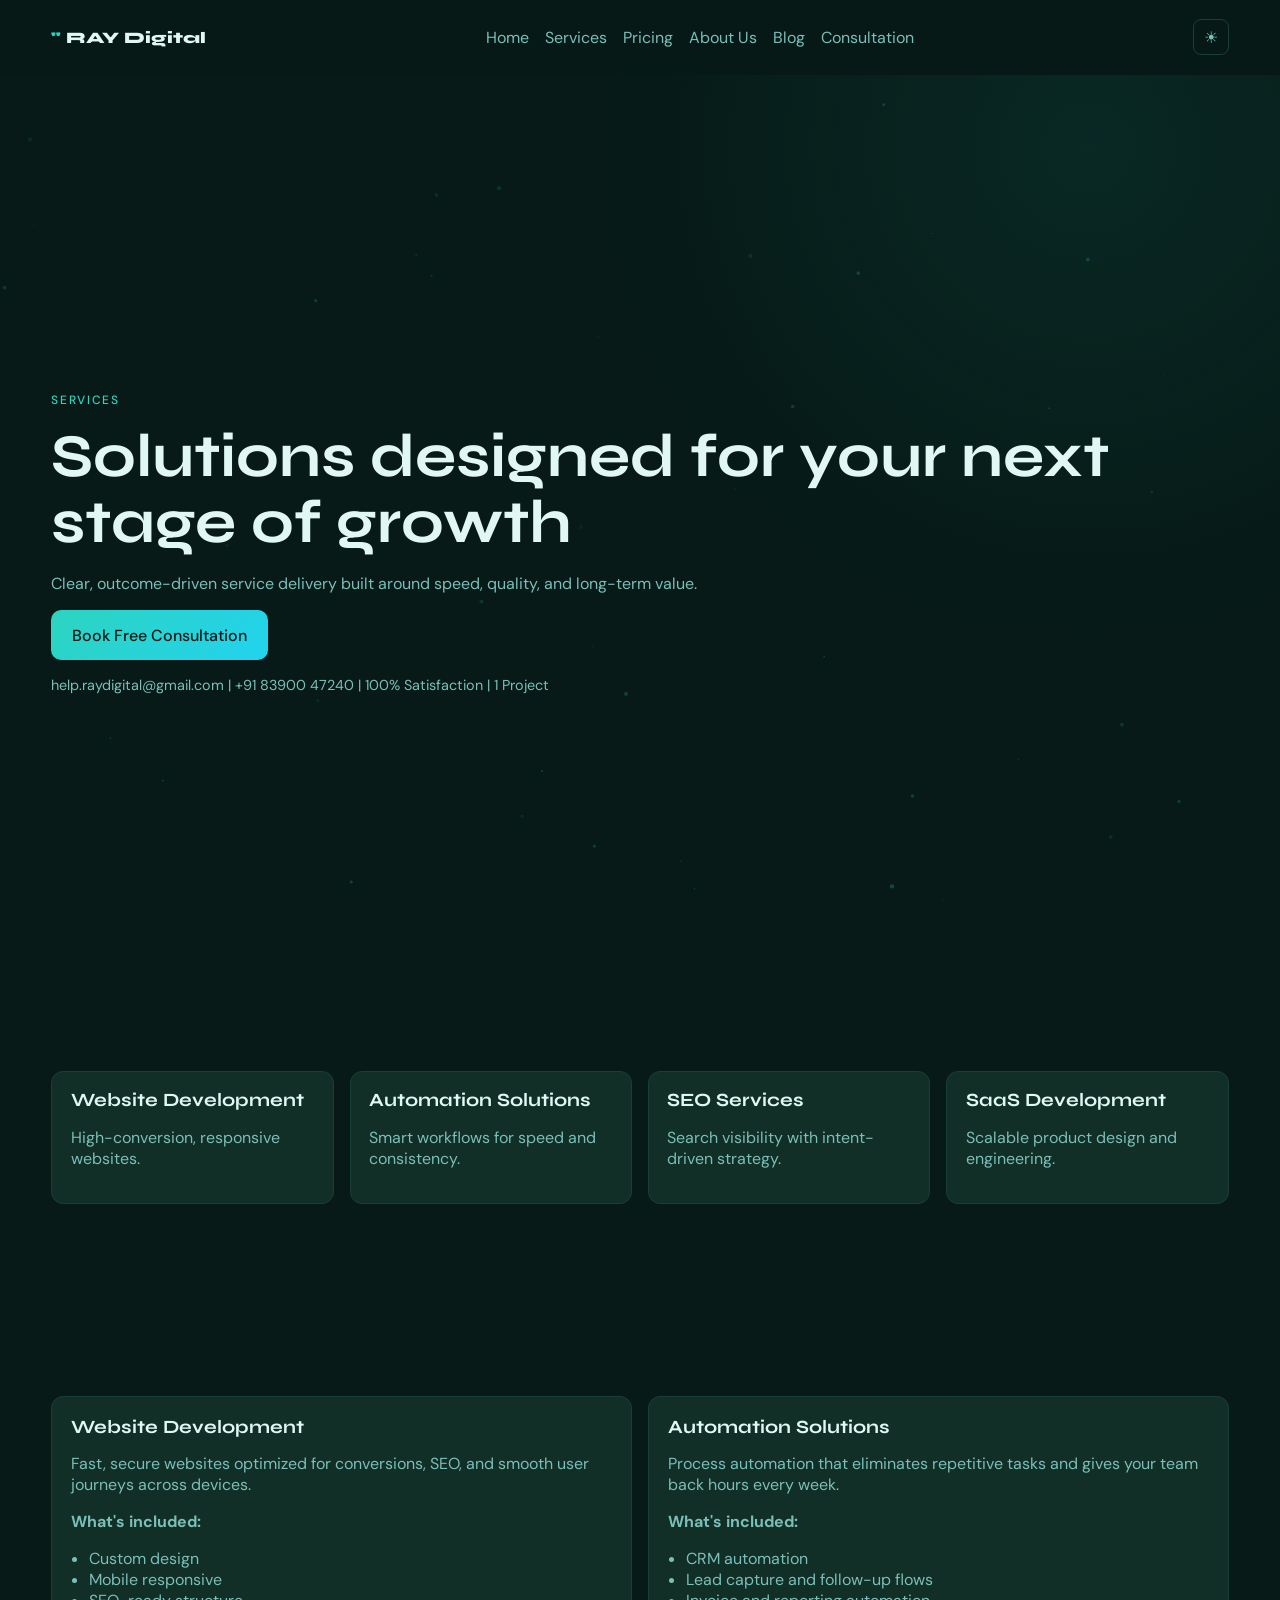
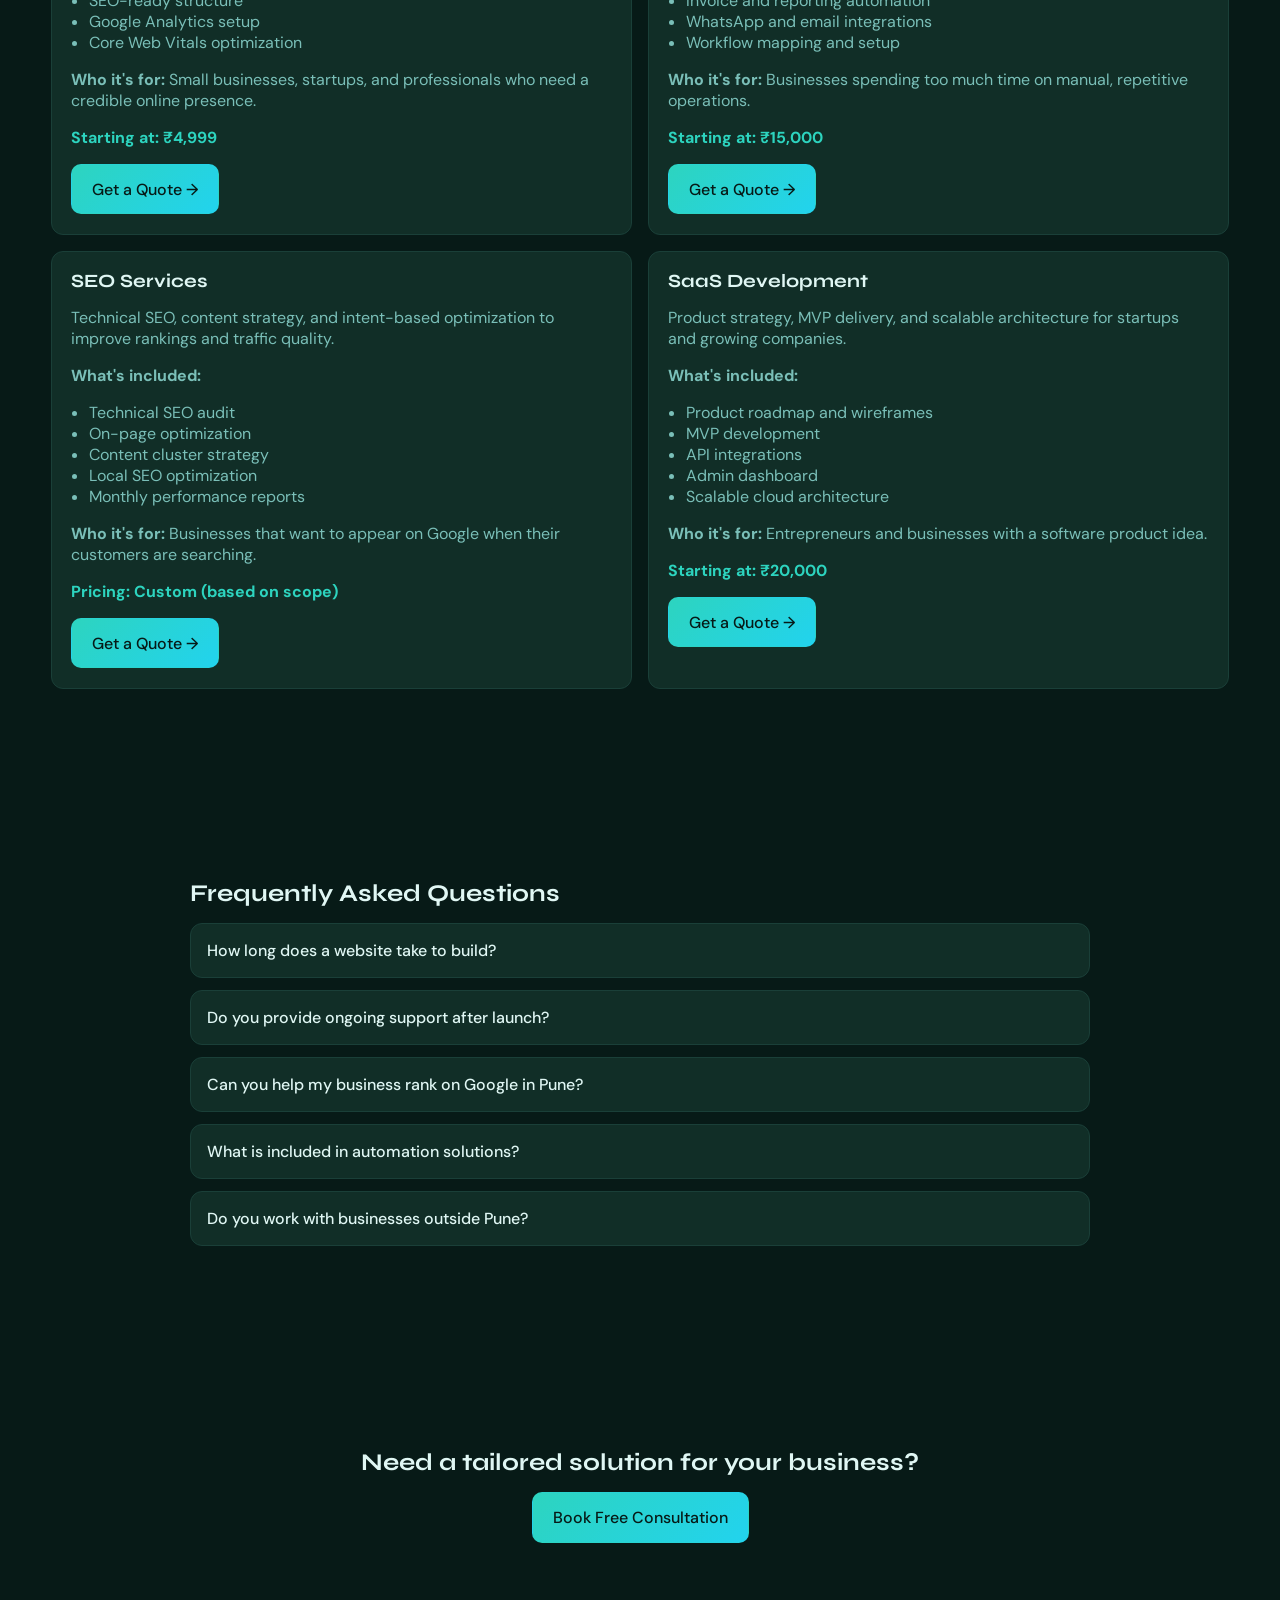
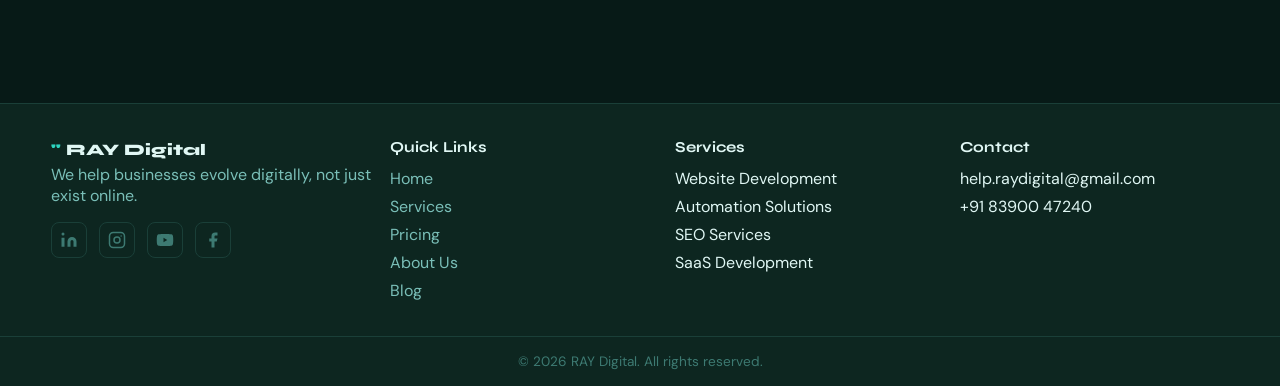
<file: services.html>
<!doctype html>
<html lang="en">
<head>
  <script>(function(){var t=localStorage.getItem('ray-theme')||'dark';document.documentElement.setAttribute('data-theme',t);})();</script>
  <meta charset="UTF-8">
  <meta name="viewport" content="width=device-width, initial-scale=1.0">
  <title>Services | RAY Digital — Digital Agency Pune</title>
  <meta name="description" content="Explore RAY Digital services: website development, automation, SEO, and SaaS delivery designed for measurable outcomes.">
  <meta name="robots" content="index, follow">
  <link rel="canonical" href="https://raydigital.in/services.html">
  <meta property="og:title" content="Services | RAY Digital">
  <meta property="og:description" content="Outcome-driven digital services for websites, automation, SEO, and SaaS growth.">
  <meta property="og:type" content="website">
  <meta property="og:url" content="https://raydigital.in/services.html">
  <meta property="og:image" content="https://raydigital.in/og-image.jpg">
  <meta name="twitter:card" content="summary_large_image">
  <link rel="preconnect" href="https://fonts.googleapis.com">
  <link rel="preconnect" href="https://fonts.gstatic.com" crossorigin>
  <link href="https://fonts.googleapis.com/css2?family=Syne:wght@700;800&family=DM+Sans:wght@300;400;500&display=swap" rel="stylesheet">
  <link rel="stylesheet" href="styles.css">
</head>
<body>

  <section class="hero section">
    <div class="container">
      <p class="pill">Services</p>
      <h1>Solutions designed for your next stage of growth</h1>
      <p>Clear, outcome-driven service delivery built around speed, quality, and long-term value.</p>
      <a class="btn btn-primary" href="consultation.html">Book Free Consultation</a>
      <p class="trust">help.raydigital@gmail.com | +91 83900 47240 | 100% Satisfaction | 1 Project</p>
    </div>
  </section>

  <section class="section">
    <div class="container">
      <div class="service-grid">
        <article class="card service"><h3>Website Development</h3><p>High-conversion, responsive websites.</p></article>
        <article class="card service"><h3>Automation Solutions</h3><p>Smart workflows for speed and consistency.</p></article>
        <article class="card service"><h3>SEO Services</h3><p>Search visibility with intent-driven strategy.</p></article>
        <article class="card service"><h3>SaaS Development</h3><p>Scalable product design and engineering.</p></article>
      </div>
    </div>
  </section>

  <section class="section">
    <div class="container deep-grid">
      <article class="card deep">
        <h3>Website Development</h3>
        <p>Fast, secure websites optimized for conversions, SEO, and smooth user journeys across devices.</p>
        <p><strong>What's included:</strong></p>
        <ul><li>Custom design</li><li>Mobile responsive</li><li>SEO-ready structure</li><li>Google Analytics setup</li><li>Core Web Vitals optimization</li></ul>
        <p><strong>Who it's for:</strong> Small businesses, startups, and professionals who need a credible online presence.</p>
        <p class="price">Starting at: &#8377;4,999</p>
        <a class="btn btn-primary" href="consultation.html?package=starter">Get a Quote &rarr;</a>
      </article>
      <article class="card deep">
        <h3>Automation Solutions</h3>
        <p>Process automation that eliminates repetitive tasks and gives your team back hours every week.</p>
        <p><strong>What's included:</strong></p>
        <ul><li>CRM automation</li><li>Lead capture and follow-up flows</li><li>Invoice and reporting automation</li><li>WhatsApp and email integrations</li><li>Workflow mapping and setup</li></ul>
        <p><strong>Who it's for:</strong> Businesses spending too much time on manual, repetitive operations.</p>
        <p class="price">Starting at: &#8377;15,000</p>
        <a class="btn btn-primary" href="consultation.html?package=automation">Get a Quote &rarr;</a>
      </article>
      <article class="card deep">
        <h3>SEO Services</h3>
        <p>Technical SEO, content strategy, and intent-based optimization to improve rankings and traffic quality.</p>
        <p><strong>What's included:</strong></p>
        <ul><li>Technical SEO audit</li><li>On-page optimization</li><li>Content cluster strategy</li><li>Local SEO optimization</li><li>Monthly performance reports</li></ul>
        <p><strong>Who it's for:</strong> Businesses that want to appear on Google when their customers are searching.</p>
        <p class="price">Pricing: Custom (based on scope)</p>
        <a class="btn btn-primary" href="consultation.html?package=general">Get a Quote &rarr;</a>
      </article>
      <article class="card deep">
        <h3>SaaS Development</h3>
        <p>Product strategy, MVP delivery, and scalable architecture for startups and growing companies.</p>
        <p><strong>What's included:</strong></p>
        <ul><li>Product roadmap and wireframes</li><li>MVP development</li><li>API integrations</li><li>Admin dashboard</li><li>Scalable cloud architecture</li></ul>
        <p><strong>Who it's for:</strong> Entrepreneurs and businesses with a software product idea.</p>
        <p class="price">Starting at: &#8377;20,000</p>
        <a class="btn btn-primary" href="consultation.html?package=software">Get a Quote &rarr;</a>
      </article>
    </div>
  </section>

  <section class="section">
    <div class="container faq">
      <h2>Frequently Asked Questions</h2>
      <div class="faq-item"><button class="faq-btn" type="button">How long does a website take to build?</button><div class="faq-content"><p>Typically 7-14 business days for a standard website. Complex projects may take 3-4 weeks.</p></div></div>
      <div class="faq-item"><button class="faq-btn" type="button">Do you provide ongoing support after launch?</button><div class="faq-content"><p>Yes. All packages include a set number of updates. We also offer monthly maintenance retainers.</p></div></div>
      <div class="faq-item"><button class="faq-btn" type="button">Can you help my business rank on Google in Pune?</button><div class="faq-content"><p>Yes. Our local SEO service targets location-based keywords so customers in your area find you first.</p></div></div>
      <div class="faq-item"><button class="faq-btn" type="button">What is included in automation solutions?</button><div class="faq-content"><p>We analyze your current workflows, identify manual bottlenecks, and build automated systems using tools like Zapier, Make, or custom code.</p></div></div>
      <div class="faq-item"><button class="faq-btn" type="button">Do you work with businesses outside Pune?</button><div class="faq-content"><p>Yes. We work with clients across India remotely. All communication is via calls and WhatsApp.</p></div></div>
    </div>
  </section>

  <section class="section cta-bottom">
    <div class="container">
      <h2>Need a tailored solution for your business?</h2>
      <a class="btn btn-primary" href="consultation.html">Book Free Consultation</a>
    </div>
  </section>

  <footer></footer>
  <script src="components.js"></script>
  <script src="scripts.js"></script>
</body>
</html>
</file>
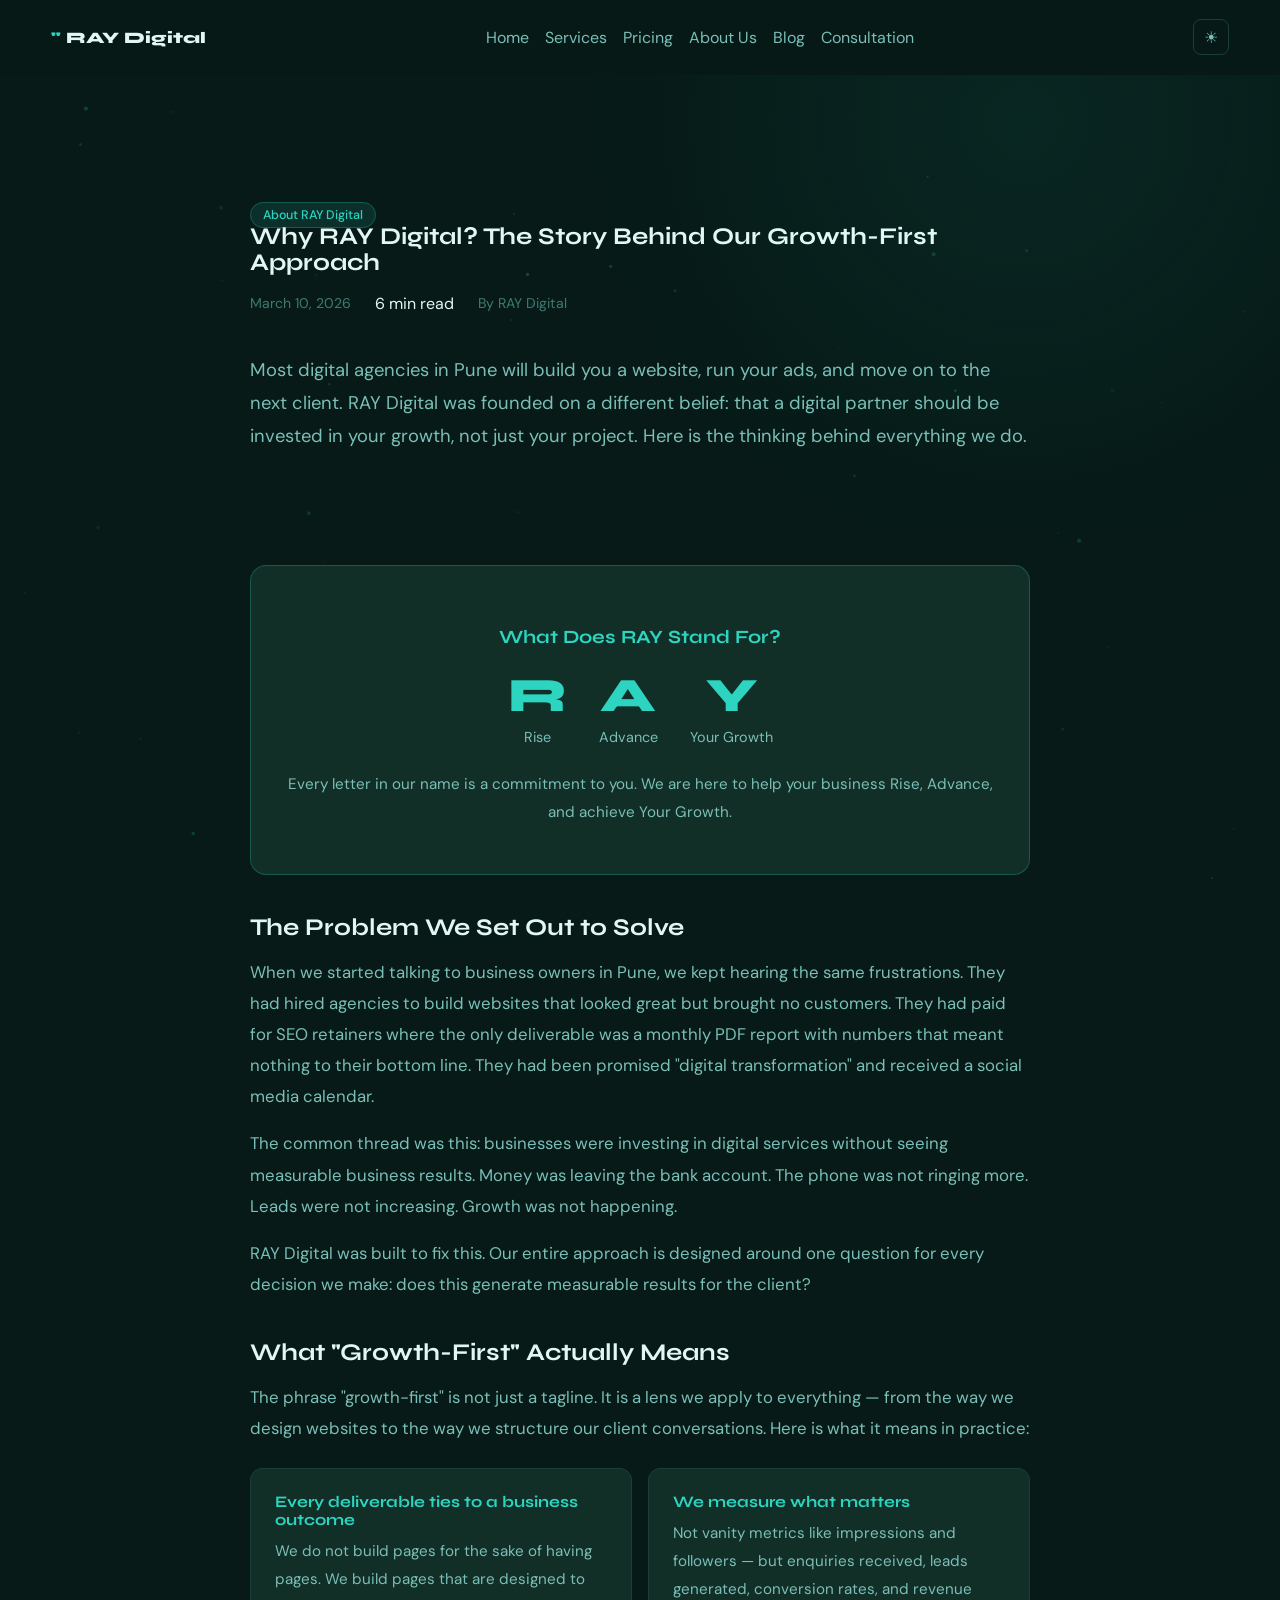
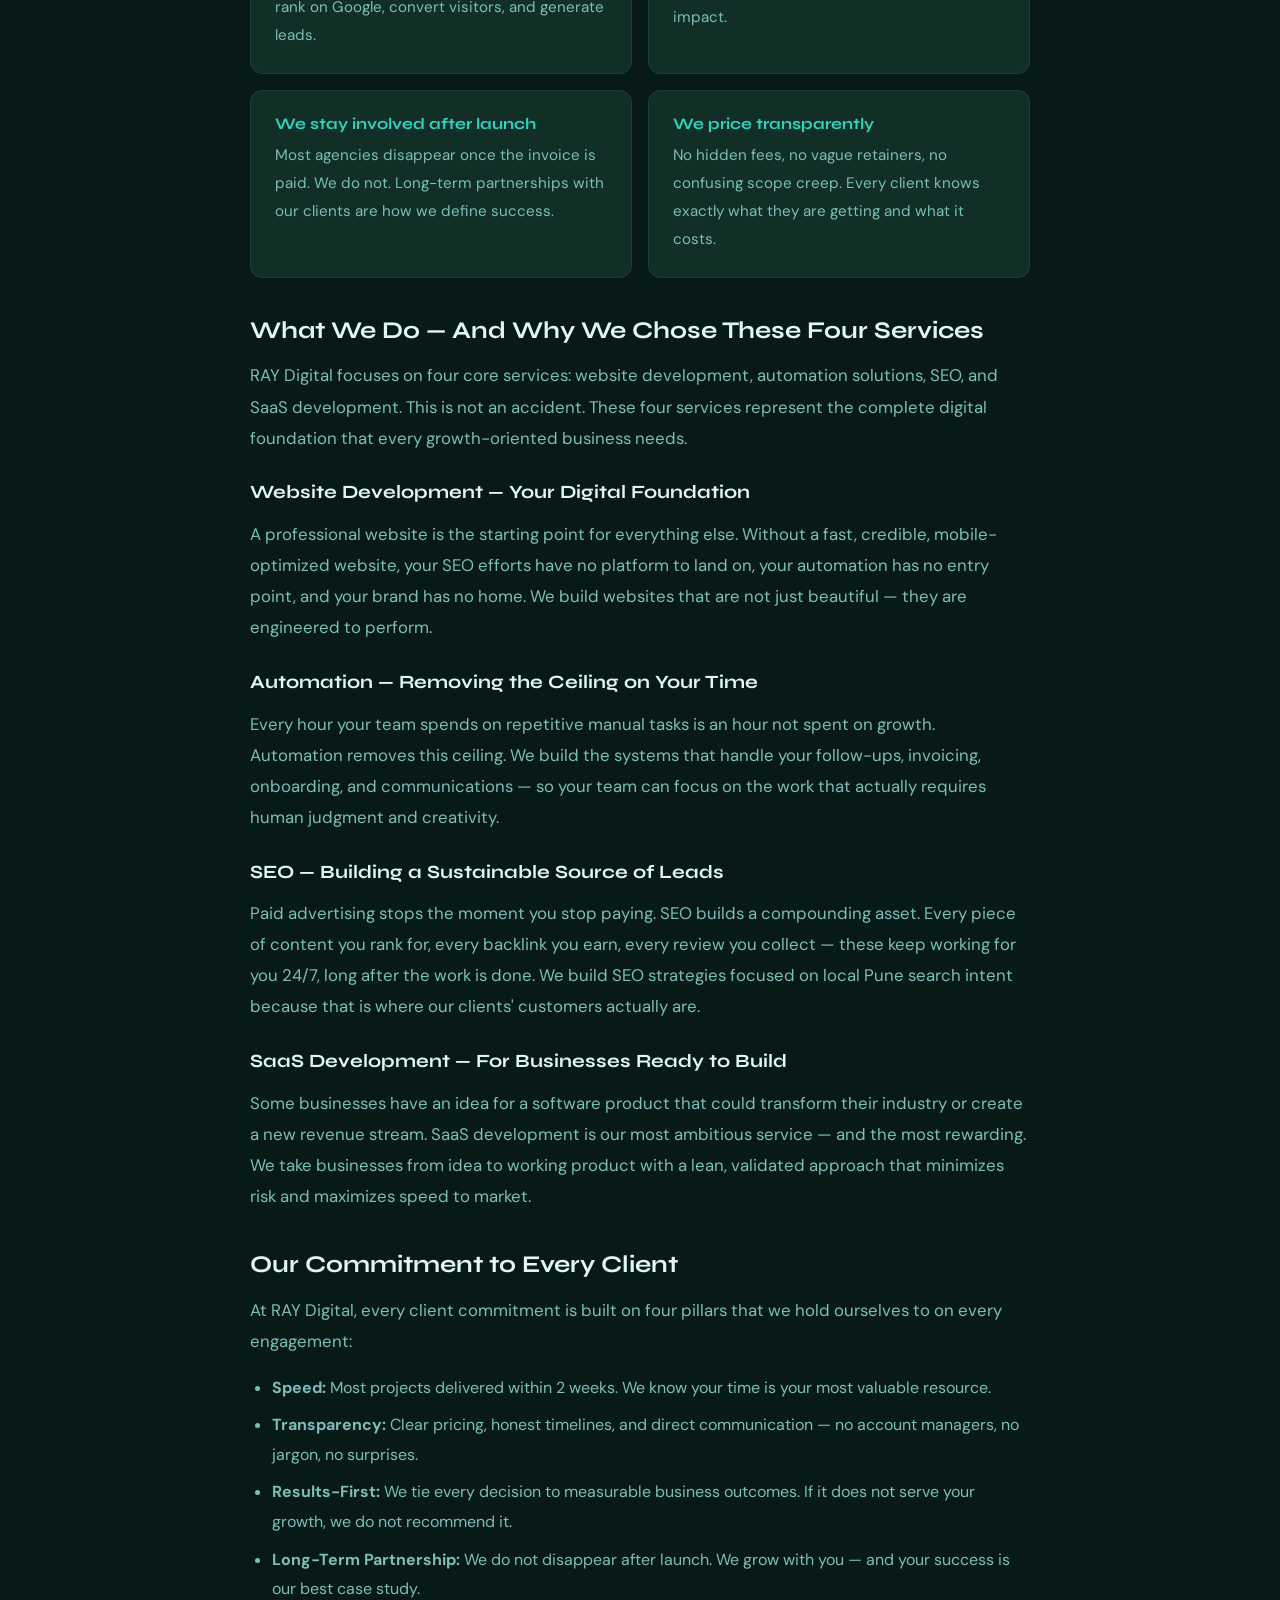
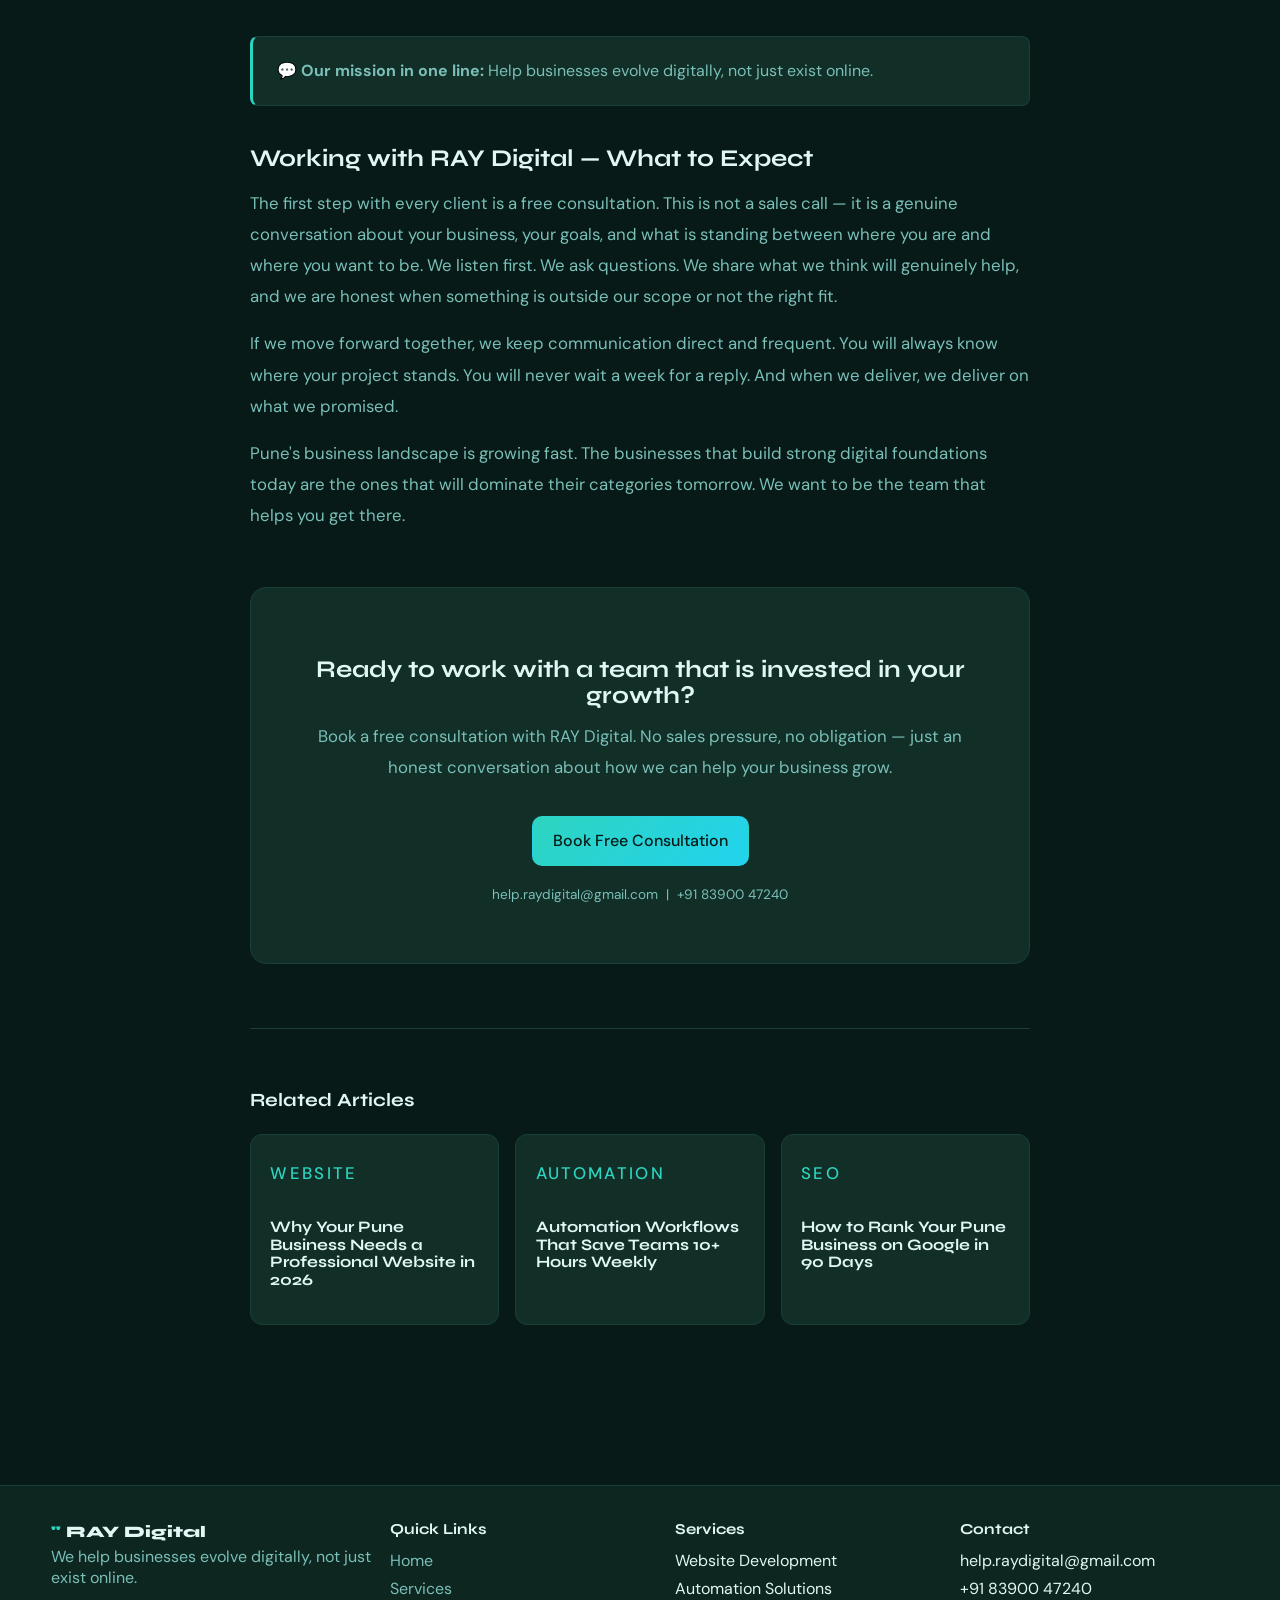
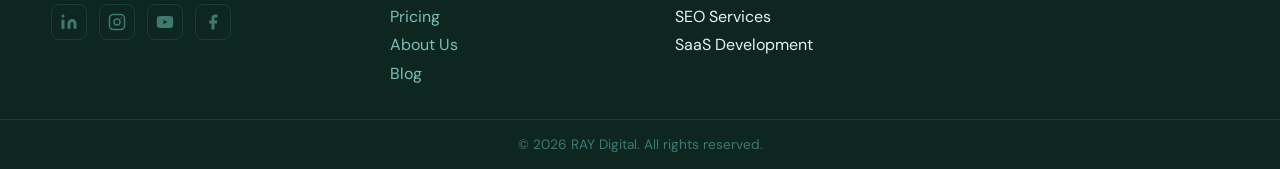
<file: blogs/blog-about-ray-digital.html>
<!doctype html>
<html lang="en">
<head>
  <script>(function(){var t=localStorage.getItem('ray-theme')||'dark';document.documentElement.setAttribute('data-theme',t);})();</script>
  <meta charset="UTF-8">
  <meta name="viewport" content="width=device-width, initial-scale=1.0">
  <title>Why RAY Digital? The Story Behind Our Growth-First Approach | RAY Digital</title>
  <meta name="description" content="Learn the story behind RAY Digital — a growth-first digital agency in Pune that combines websites, automation, and SEO to deliver measurable business results.">
  <meta name="keywords" content="RAY Digital pune, digital agency pune, about RAY Digital, growth first digital agency, rise advance your growth">
  <meta name="robots" content="index, follow">
  <link rel="canonical" href="https://raydigital.in/blog-about-ray-digital.html">
  <meta property="og:title" content="Why RAY Digital? The Story Behind Our Growth-First Approach">
  <meta property="og:description" content="Most digital agencies build things. RAY Digital builds growth. Here is the philosophy and approach that makes us different.">
  <meta property="og:type" content="article">
  <meta property="og:url" content="https://raydigital.in/blog-about-ray-digital.html">
  <meta property="og:image" content="https://raydigital.in/og-image.jpg">
  <meta name="twitter:card" content="summary_large_image">
  <link rel="preconnect" href="https://fonts.googleapis.com">
  <link rel="preconnect" href="https://fonts.gstatic.com" crossorigin>
  <link href="https://fonts.googleapis.com/css2?family=Syne:wght@700;800&family=DM+Sans:wght@300;400;500&display=swap" rel="stylesheet">
  <link rel="stylesheet" href="../styles.css">
  <style>
    .blog-hero { padding: 8rem 0 4rem; background: radial-gradient(circle at 80% 10%, rgba(45,212,191,.07), transparent 40%); }
    .blog-content { max-width: 780px; margin: 0 auto; }
    .blog-content h2 { margin-top: 2.5rem; }
    .blog-content h3 { margin-top: 1.8rem; color: var(--text-primary); }
    .blog-content p { line-height: 1.85; font-size: 1.05rem; }
    .blog-content ul, .blog-content ol { color: var(--text-secondary); line-height: 1.85; padding-left: 1.4rem; margin-bottom: 1.2rem; }
    .blog-content li { margin-bottom: 0.5rem; }
    .blog-meta { display: flex; gap: 1.5rem; align-items: center; flex-wrap: wrap; margin: 1rem 0 2.5rem; }
    .blog-tag-pill { background: var(--accent-dim); color: var(--accent); border: 1px solid var(--accent-glow); font-size: 0.78rem; font-weight: 500; padding: 4px 12px; border-radius: 20px; }
    .blog-date { font-size: 0.88rem; color: var(--text-muted); }
    .highlight-box { background: var(--bg-card); border: 1px solid var(--border); border-left: 3px solid var(--accent); border-radius: 8px; padding: 1.2rem 1.5rem; margin: 2rem 0; }
    .highlight-box p { margin: 0; font-size: 1rem; }
    .value-grid { display: grid; grid-template-columns: repeat(2,1fr); gap: 1rem; margin: 1.5rem 0; }
    .value-card { background: var(--bg-card); border: 1px solid var(--border); border-radius: 12px; padding: 1.5rem; }
    .value-card h4 { font-family: 'Syne', sans-serif; color: var(--accent); margin: 0 0 0.5rem; font-size: 1rem; }
    .value-card p { margin: 0; font-size: 0.95rem; }
    .brand-meaning { background: var(--bg-card); border: 1px solid var(--accent-glow); border-radius: 16px; padding: 2rem; margin: 2rem 0; text-align: center; }
    .brand-meaning h3 { color: var(--accent); margin-bottom: 1.5rem; }
    .brand-row { display: flex; justify-content: center; gap: 2rem; flex-wrap: wrap; }
    .brand-letter { text-align: center; }
    .brand-letter .letter { font-family: 'Syne', sans-serif; font-size: 3rem; font-weight: 800; color: var(--accent); line-height: 1; }
    .brand-letter .meaning { font-size: 0.9rem; color: var(--text-secondary); margin-top: 0.5rem; }
    .cta-box { background: var(--bg-card); border: 1px solid var(--border); border-radius: 16px; padding: 2.5rem; margin-top: 3.5rem; text-align: center; }
    .cta-box h3 { font-size: 1.5rem; margin-bottom: 0.75rem; }
    .related-posts { margin-top: 4rem; padding-top: 2rem; border-top: 1px solid var(--border); }
    .related-grid { display: grid; grid-template-columns: repeat(3,1fr); gap: 1rem; margin-top: 1.5rem; }
    @media (max-width: 768px) { .related-grid { grid-template-columns: 1fr; } .value-grid { grid-template-columns: 1fr; } }
    @media (max-width: 480px) { .blog-hero { padding: 7rem 0 3rem; } .brand-row { gap: 1.5rem; } }
  </style>
  <script type="application/ld+json">
  {
    "@context": "https://schema.org",
    "@type": "BlogPosting",
    "headline": "Why RAY Digital? The Story Behind Our Growth-First Approach",
    "description": "Learn the story behind RAY Digital — a growth-first digital agency in Pune.",
    "author": {"@type": "Organization", "name": "RAY Digital"},
    "publisher": {"@type": "Organization", "name": "RAY Digital", "url": "https://raydigital.in"},
    "datePublished": "2026-03-10",
    "url": "https://raydigital.in/blog-about-ray-digital.html"
  }
  </script>
</head>
<body>

  <section class="blog-hero section">
    <div class="container blog-content">
      <span class="blog-tag-pill">About RAY Digital</span>
      <h1>Why RAY Digital? The Story Behind Our Growth-First Approach</h1>
      <div class="blog-meta">
        <span class="blog-date">March 10, 2026</span>
        <span class="read-time">6 min read</span>
        <span class="blog-date">By RAY Digital</span>
      </div>
      <p style="font-size:1.15rem; color:var(--text-secondary); line-height:1.8;">
        Most digital agencies in Pune will build you a website, run your ads, and move on to the next client. RAY Digital was founded on a different belief: that a digital partner should be invested in your growth, not just your project. Here is the thinking behind everything we do.
      </p>
    </div>
  </section>

  <article class="section" style="padding-top:0;">
    <div class="container blog-content">

      <div class="brand-meaning">
        <h3>What Does RAY Stand For?</h3>
        <div class="brand-row">
          <div class="brand-letter">
            <div class="letter">R</div>
            <div class="meaning">Rise</div>
          </div>
          <div class="brand-letter">
            <div class="letter">A</div>
            <div class="meaning">Advance</div>
          </div>
          <div class="brand-letter">
            <div class="letter">Y</div>
            <div class="meaning">Your Growth</div>
          </div>
        </div>
        <p style="margin-top:1.5rem; font-size:0.95rem; color:var(--text-secondary);">Every letter in our name is a commitment to you. We are here to help your business Rise, Advance, and achieve Your Growth.</p>
      </div>

      <h2>The Problem We Set Out to Solve</h2>
      <p>When we started talking to business owners in Pune, we kept hearing the same frustrations. They had hired agencies to build websites that looked great but brought no customers. They had paid for SEO retainers where the only deliverable was a monthly PDF report with numbers that meant nothing to their bottom line. They had been promised "digital transformation" and received a social media calendar.</p>
      <p>The common thread was this: businesses were investing in digital services without seeing measurable business results. Money was leaving the bank account. The phone was not ringing more. Leads were not increasing. Growth was not happening.</p>
      <p>RAY Digital was built to fix this. Our entire approach is designed around one question for every decision we make: does this generate measurable results for the client?</p>

      <h2>What "Growth-First" Actually Means</h2>
      <p>The phrase "growth-first" is not just a tagline. It is a lens we apply to everything — from the way we design websites to the way we structure our client conversations. Here is what it means in practice:</p>

      <div class="value-grid">
        <div class="value-card">
          <h4>Every deliverable ties to a business outcome</h4>
          <p>We do not build pages for the sake of having pages. We build pages that are designed to rank on Google, convert visitors, and generate leads.</p>
        </div>
        <div class="value-card">
          <h4>We measure what matters</h4>
          <p>Not vanity metrics like impressions and followers — but enquiries received, leads generated, conversion rates, and revenue impact.</p>
        </div>
        <div class="value-card">
          <h4>We stay involved after launch</h4>
          <p>Most agencies disappear once the invoice is paid. We do not. Long-term partnerships with our clients are how we define success.</p>
        </div>
        <div class="value-card">
          <h4>We price transparently</h4>
          <p>No hidden fees, no vague retainers, no confusing scope creep. Every client knows exactly what they are getting and what it costs.</p>
        </div>
      </div>

      <h2>What We Do — And Why We Chose These Four Services</h2>
      <p>RAY Digital focuses on four core services: website development, automation solutions, SEO, and SaaS development. This is not an accident. These four services represent the complete digital foundation that every growth-oriented business needs.</p>

      <h3>Website Development — Your Digital Foundation</h3>
      <p>A professional website is the starting point for everything else. Without a fast, credible, mobile-optimized website, your SEO efforts have no platform to land on, your automation has no entry point, and your brand has no home. We build websites that are not just beautiful — they are engineered to perform.</p>

      <h3>Automation — Removing the Ceiling on Your Time</h3>
      <p>Every hour your team spends on repetitive manual tasks is an hour not spent on growth. Automation removes this ceiling. We build the systems that handle your follow-ups, invoicing, onboarding, and communications — so your team can focus on the work that actually requires human judgment and creativity.</p>

      <h3>SEO — Building a Sustainable Source of Leads</h3>
      <p>Paid advertising stops the moment you stop paying. SEO builds a compounding asset. Every piece of content you rank for, every backlink you earn, every review you collect — these keep working for you 24/7, long after the work is done. We build SEO strategies focused on local Pune search intent because that is where our clients' customers actually are.</p>

      <h3>SaaS Development — For Businesses Ready to Build</h3>
      <p>Some businesses have an idea for a software product that could transform their industry or create a new revenue stream. SaaS development is our most ambitious service — and the most rewarding. We take businesses from idea to working product with a lean, validated approach that minimizes risk and maximizes speed to market.</p>

      <h2>Our Commitment to Every Client</h2>
      <p>At RAY Digital, every client commitment is built on four pillars that we hold ourselves to on every engagement:</p>
      <ul>
        <li><strong>Speed:</strong> Most projects delivered within 2 weeks. We know your time is your most valuable resource.</li>
        <li><strong>Transparency:</strong> Clear pricing, honest timelines, and direct communication — no account managers, no jargon, no surprises.</li>
        <li><strong>Results-First:</strong> We tie every decision to measurable business outcomes. If it does not serve your growth, we do not recommend it.</li>
        <li><strong>Long-Term Partnership:</strong> We do not disappear after launch. We grow with you — and your success is our best case study.</li>
      </ul>

      <div class="highlight-box">
        <p>💬 <strong>Our mission in one line:</strong> Help businesses evolve digitally, not just exist online.</p>
      </div>

      <h2>Working with RAY Digital — What to Expect</h2>
      <p>The first step with every client is a free consultation. This is not a sales call — it is a genuine conversation about your business, your goals, and what is standing between where you are and where you want to be. We listen first. We ask questions. We share what we think will genuinely help, and we are honest when something is outside our scope or not the right fit.</p>
      <p>If we move forward together, we keep communication direct and frequent. You will always know where your project stands. You will never wait a week for a reply. And when we deliver, we deliver on what we promised.</p>
      <p>Pune's business landscape is growing fast. The businesses that build strong digital foundations today are the ones that will dominate their categories tomorrow. We want to be the team that helps you get there.</p>

      <div class="cta-box">
        <h3>Ready to work with a team that is invested in your growth?</h3>
        <p>Book a free consultation with RAY Digital. No sales pressure, no obligation — just an honest conversation about how we can help your business grow.</p>
        <a class="btn btn-primary" href="../consultation.html" style="margin-top:1rem;">Book Free Consultation</a>
        <p style="margin-top:1rem; font-size:0.85rem;">help.raydigital@gmail.com &nbsp;|&nbsp; +91 83900 47240</p>
      </div>

      <div class="related-posts">
        <h3>Related Articles</h3>
        <div class="related-grid">
          <a href="../blogs/blog-website-development-pune.html" class="card post" style="text-decoration:none; padding:1.2rem; display:block;">
            <p class="pill" style="margin-bottom:0.5rem;">Website</p>
            <h3 style="font-size:1rem;">Why Your Pune Business Needs a Professional Website in 2026</h3>
          </a>
          <a href="../blogs/blog-automation-solutions.html" class="card post" style="text-decoration:none; padding:1.2rem; display:block;">
            <p class="pill" style="margin-bottom:0.5rem;">Automation</p>
            <h3 style="font-size:1rem;">Automation Workflows That Save Teams 10+ Hours Weekly</h3>
          </a>
          <a href="../blogs/blog-seo-pune.html" class="card post" style="text-decoration:none; padding:1.2rem; display:block;">
            <p class="pill" style="margin-bottom:0.5rem;">SEO</p>
            <h3 style="font-size:1rem;">How to Rank Your Pune Business on Google in 90 Days</h3>
          </a>
        </div>
      </div>

    </div>
  </article>

  <footer></footer>
  <script src="../components.js"></script>
  <script src="../scripts.js"></script>
</body>
</html>
</file>
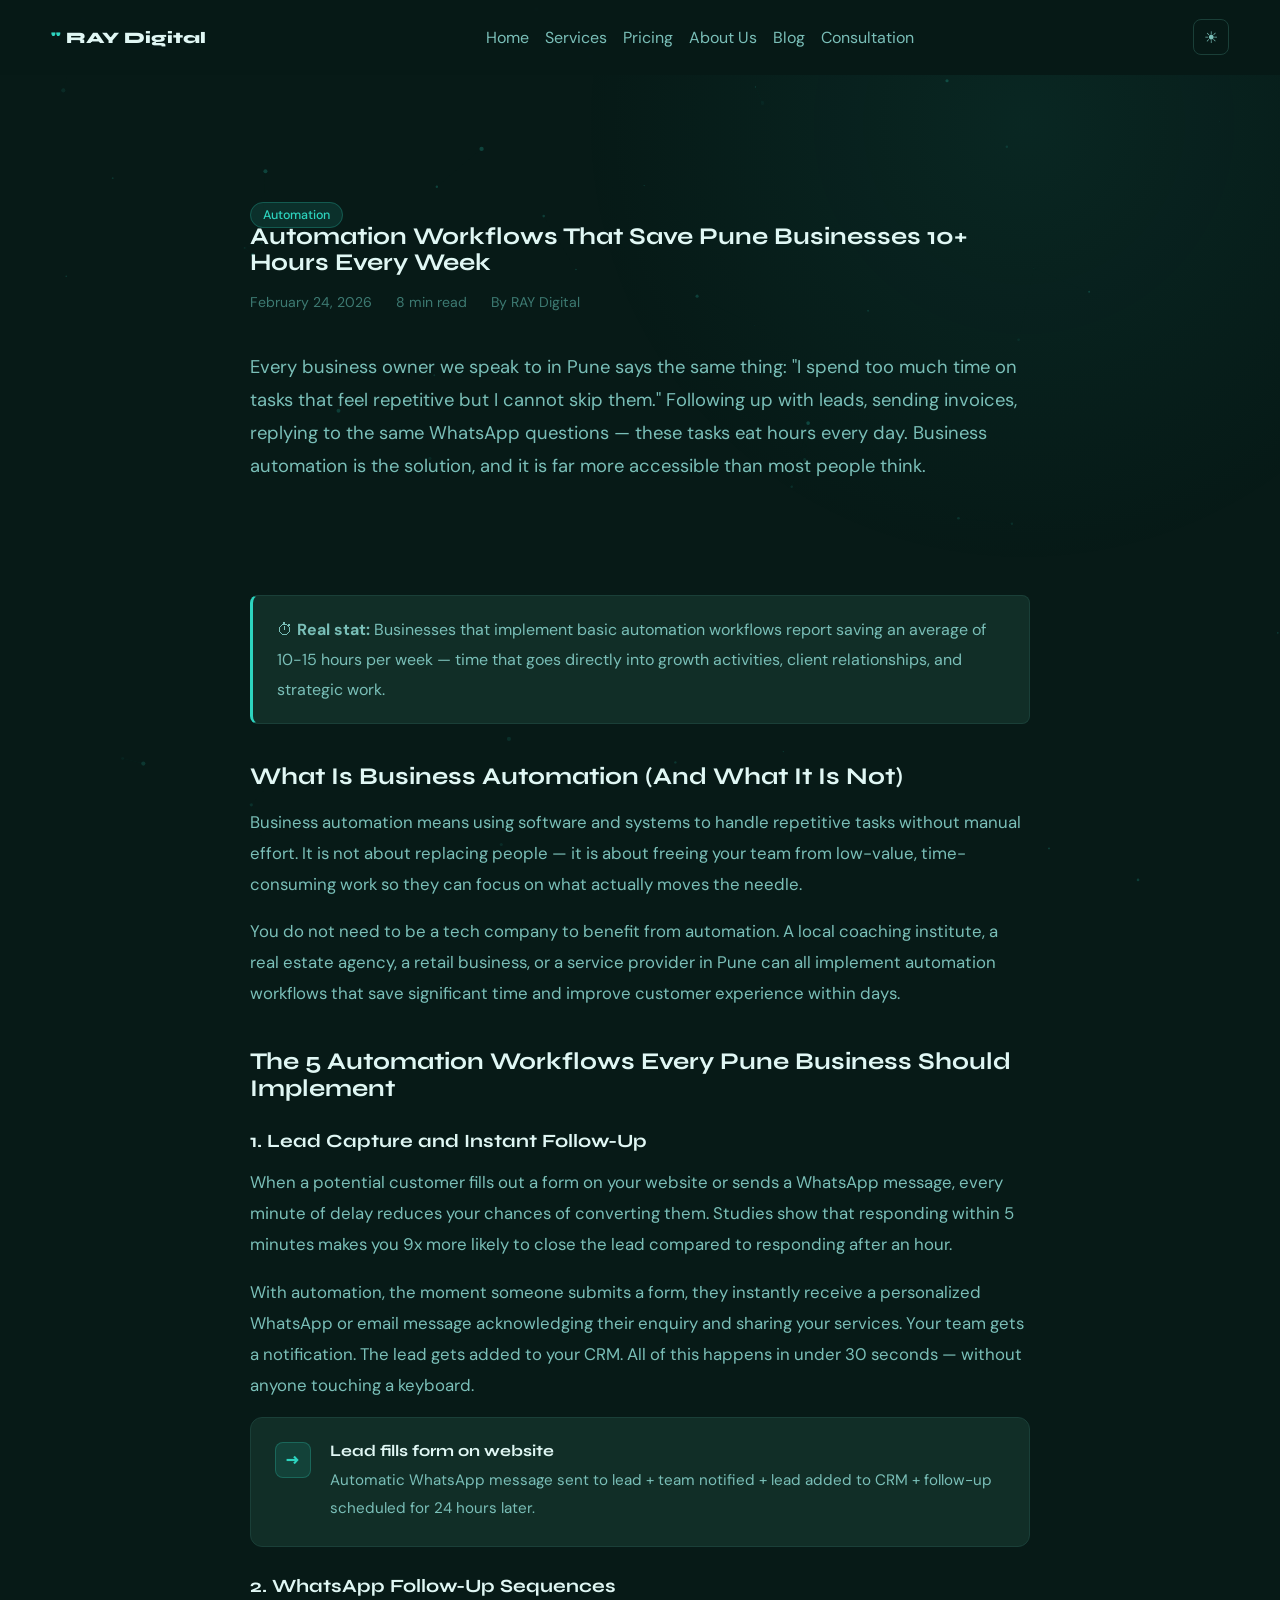
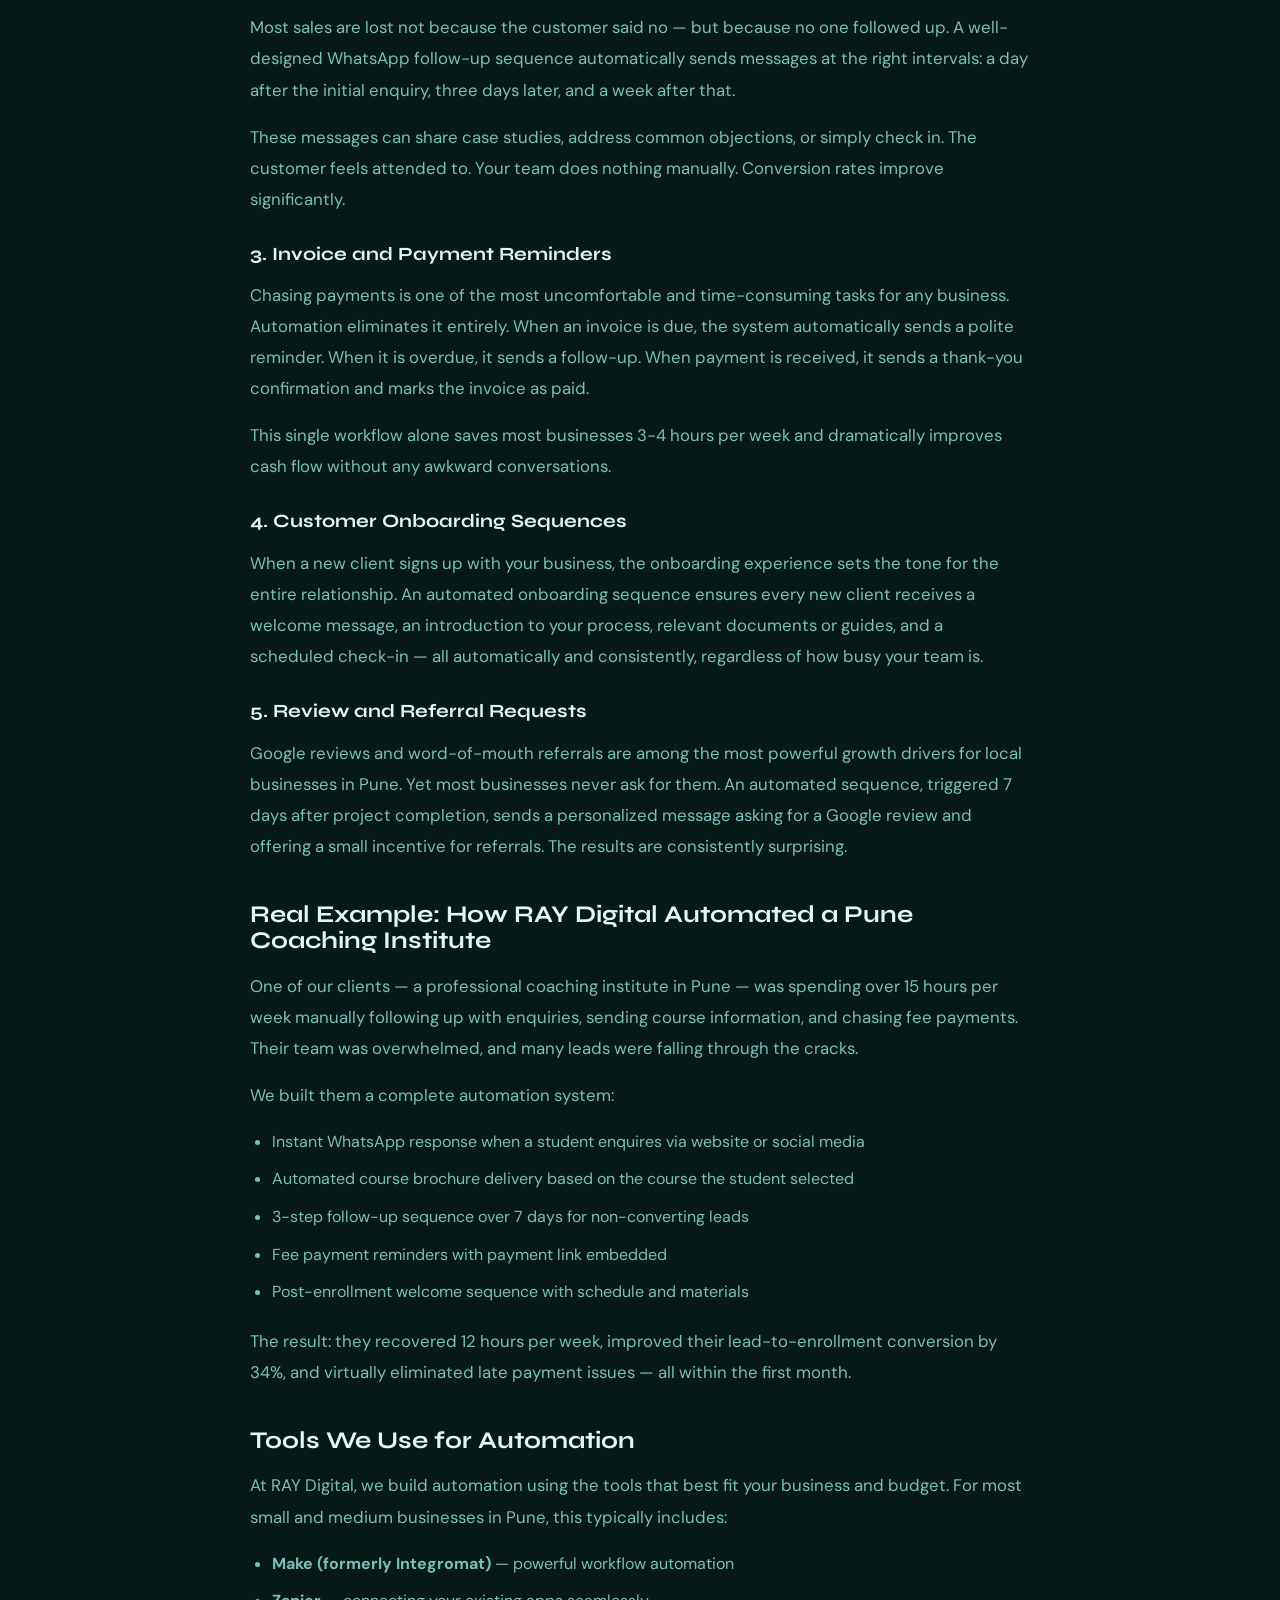
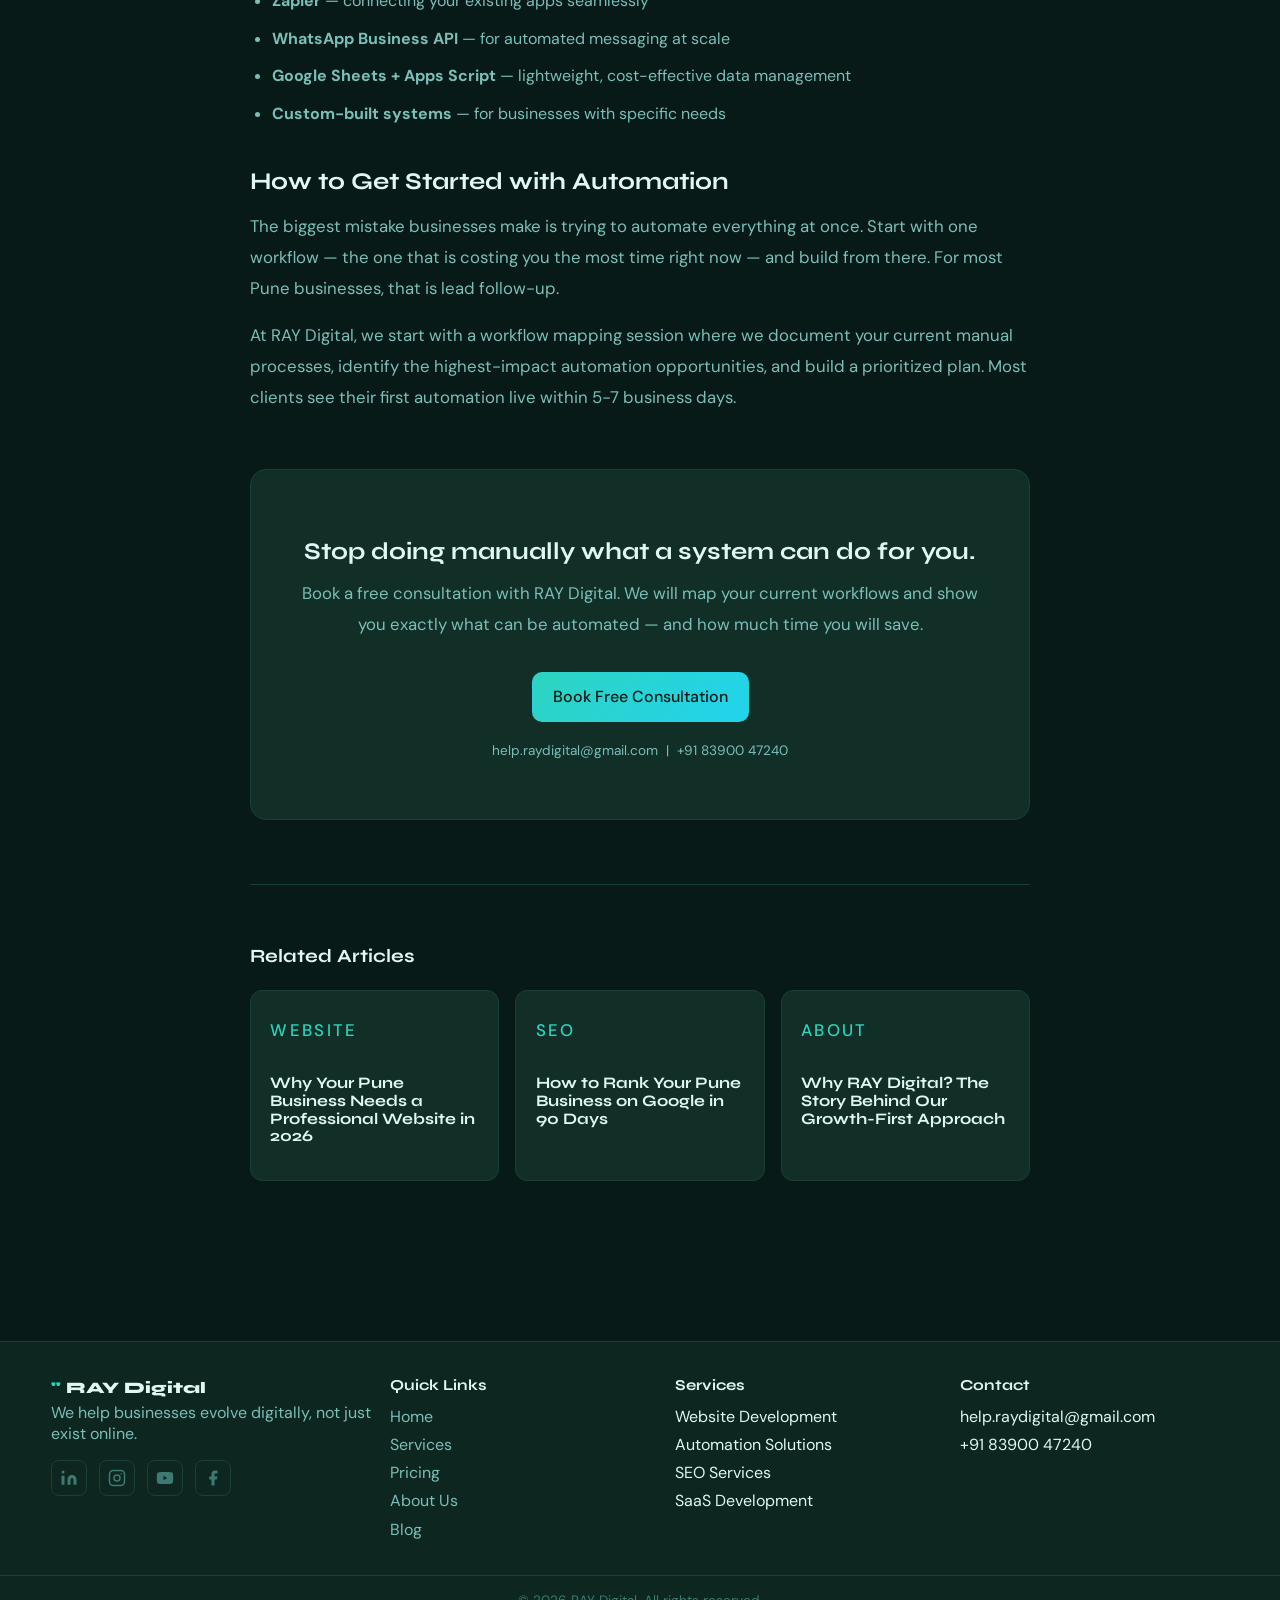
<file: blogs/blog-automation-solutions.html>
<!doctype html>
<html lang="en">
<head>
  <script>(function(){var t=localStorage.getItem('ray-theme')||'dark';document.documentElement.setAttribute('data-theme',t);})();</script>
  <meta charset="UTF-8">
  <meta name="viewport" content="width=device-width, initial-scale=1.0">
  <title>Automation Workflows That Save Pune Businesses 10+ Hours Every Week | RAY Digital</title>
  <meta name="description" content="Learn how automation workflows can save your Pune business 10+ hours every week. Real examples of CRM, WhatsApp, and lead follow-up automation by RAY Digital.">
  <meta name="keywords" content="business automation pune, workflow automation india, whatsapp automation, crm automation pune, RAY Digital automation">
  <meta name="robots" content="index, follow">
  <link rel="canonical" href="https://raydigital.in/blog-automation-solutions.html">
  <meta property="og:title" content="Automation Workflows That Save Pune Businesses 10+ Hours Every Week">
  <meta property="og:description" content="Stop doing manually what a system can do automatically. Here are the automation workflows that are saving Pune businesses hours every single week.">
  <meta property="og:type" content="article">
  <meta property="og:url" content="https://raydigital.in/blog-automation-solutions.html">
  <meta property="og:image" content="https://raydigital.in/og-image.jpg">
  <meta name="twitter:card" content="summary_large_image">
  <link rel="preconnect" href="https://fonts.googleapis.com">
  <link rel="preconnect" href="https://fonts.gstatic.com" crossorigin>
  <link href="https://fonts.googleapis.com/css2?family=Syne:wght@700;800&family=DM+Sans:wght@300;400;500&display=swap" rel="stylesheet">
  <link rel="stylesheet" href="../styles.css">
  <style>
    .blog-hero { padding: 8rem 0 4rem; background: radial-gradient(circle at 80% 10%, rgba(45,212,191,.07), transparent 40%); }
    .blog-content { max-width: 780px; margin: 0 auto; }
    .blog-content h2 { margin-top: 2.5rem; }
    .blog-content h3 { margin-top: 1.8rem; color: var(--text-primary); }
    .blog-content p { line-height: 1.85; font-size: 1.05rem; }
    .blog-content ul, .blog-content ol { color: var(--text-secondary); line-height: 1.85; padding-left: 1.4rem; margin-bottom: 1.2rem; }
    .blog-content li { margin-bottom: 0.5rem; }
    .blog-meta { display: flex; gap: 1.5rem; align-items: center; flex-wrap: wrap; margin: 1rem 0 2.5rem; }
    .blog-tag-pill { background: var(--accent-dim); color: var(--accent); border: 1px solid var(--accent-glow); font-size: 0.78rem; font-weight: 500; padding: 4px 12px; border-radius: 20px; }
    .blog-date { font-size: 0.88rem; color: var(--text-muted); }
    .read-time { font-size: 0.88rem; color: var(--text-muted); }
    .highlight-box { background: var(--bg-card); border: 1px solid var(--border); border-left: 3px solid var(--accent); border-radius: 8px; padding: 1.2rem 1.5rem; margin: 2rem 0; }
    .highlight-box p { margin: 0; font-size: 1rem; }
    .workflow-step { background: var(--bg-card); border: 1px solid var(--border); border-radius: 12px; padding: 1.5rem; margin: 1rem 0; display: flex; gap: 1.2rem; align-items: flex-start; }
    .step-num { background: var(--accent-dim); color: var(--accent); border: 1px solid var(--accent-glow); width: 36px; height: 36px; border-radius: 8px; display: flex; align-items: center; justify-content: center; font-family: 'Syne', sans-serif; font-weight: 800; font-size: 0.9rem; flex-shrink: 0; }
    .step-content h4 { font-family: 'Syne', sans-serif; color: var(--text-primary); margin: 0 0 0.4rem; }
    .step-content p { margin: 0; font-size: 0.95rem; }
    .cta-box { background: var(--bg-card); border: 1px solid var(--border); border-radius: 16px; padding: 2.5rem; margin-top: 3.5rem; text-align: center; }
    .cta-box h3 { font-size: 1.5rem; margin-bottom: 0.75rem; }
    .related-posts { margin-top: 4rem; padding-top: 2rem; border-top: 1px solid var(--border); }
    .related-grid { display: grid; grid-template-columns: repeat(3,1fr); gap: 1rem; margin-top: 1.5rem; }
    @media (max-width: 768px) { .related-grid { grid-template-columns: 1fr; } .workflow-step { flex-direction: column; } }
    @media (max-width: 480px) { .blog-hero { padding: 7rem 0 3rem; } }
  </style>
  <script type="application/ld+json">
  {
    "@context": "https://schema.org",
    "@type": "BlogPosting",
    "headline": "Automation Workflows That Save Pune Businesses 10+ Hours Every Week",
    "description": "Learn how automation workflows can save your Pune business 10+ hours every week.",
    "author": {"@type": "Organization", "name": "RAY Digital"},
    "publisher": {"@type": "Organization", "name": "RAY Digital", "url": "https://raydigital.in"},
    "datePublished": "2026-02-24",
    "url": "https://raydigital.in/blog-automation-solutions.html"
  }
  </script>
</head>
<body>

  <section class="blog-hero section">
    <div class="container blog-content">
      <span class="blog-tag-pill">Automation</span>
      <h1>Automation Workflows That Save Pune Businesses 10+ Hours Every Week</h1>
      <div class="blog-meta">
        <span class="blog-date">February 24, 2026</span>
        <span class="read-time">8 min read</span>
        <span class="blog-date">By RAY Digital</span>
      </div>
      <p style="font-size:1.15rem; color:var(--text-secondary); line-height:1.8;">
        Every business owner we speak to in Pune says the same thing: "I spend too much time on tasks that feel repetitive but I cannot skip them." Following up with leads, sending invoices, replying to the same WhatsApp questions — these tasks eat hours every day. Business automation is the solution, and it is far more accessible than most people think.
      </p>
    </div>
  </section>

  <article class="section" style="padding-top:0;">
    <div class="container blog-content">

      <div class="highlight-box">
        <p>⏱ <strong>Real stat:</strong> Businesses that implement basic automation workflows report saving an average of 10-15 hours per week — time that goes directly into growth activities, client relationships, and strategic work.</p>
      </div>

      <h2>What Is Business Automation (And What It Is Not)</h2>
      <p>Business automation means using software and systems to handle repetitive tasks without manual effort. It is not about replacing people — it is about freeing your team from low-value, time-consuming work so they can focus on what actually moves the needle.</p>
      <p>You do not need to be a tech company to benefit from automation. A local coaching institute, a real estate agency, a retail business, or a service provider in Pune can all implement automation workflows that save significant time and improve customer experience within days.</p>

      <h2>The 5 Automation Workflows Every Pune Business Should Implement</h2>

      <h3>1. Lead Capture and Instant Follow-Up</h3>
      <p>When a potential customer fills out a form on your website or sends a WhatsApp message, every minute of delay reduces your chances of converting them. Studies show that responding within 5 minutes makes you 9x more likely to close the lead compared to responding after an hour.</p>
      <p>With automation, the moment someone submits a form, they instantly receive a personalized WhatsApp or email message acknowledging their enquiry and sharing your services. Your team gets a notification. The lead gets added to your CRM. All of this happens in under 30 seconds — without anyone touching a keyboard.</p>

      <div class="workflow-step">
        <div class="step-num">→</div>
        <div class="step-content">
          <h4>Lead fills form on website</h4>
          <p>Automatic WhatsApp message sent to lead + team notified + lead added to CRM + follow-up scheduled for 24 hours later.</p>
        </div>
      </div>

      <h3>2. WhatsApp Follow-Up Sequences</h3>
      <p>Most sales are lost not because the customer said no — but because no one followed up. A well-designed WhatsApp follow-up sequence automatically sends messages at the right intervals: a day after the initial enquiry, three days later, and a week after that.</p>
      <p>These messages can share case studies, address common objections, or simply check in. The customer feels attended to. Your team does nothing manually. Conversion rates improve significantly.</p>

      <h3>3. Invoice and Payment Reminders</h3>
      <p>Chasing payments is one of the most uncomfortable and time-consuming tasks for any business. Automation eliminates it entirely. When an invoice is due, the system automatically sends a polite reminder. When it is overdue, it sends a follow-up. When payment is received, it sends a thank-you confirmation and marks the invoice as paid.</p>
      <p>This single workflow alone saves most businesses 3-4 hours per week and dramatically improves cash flow without any awkward conversations.</p>

      <h3>4. Customer Onboarding Sequences</h3>
      <p>When a new client signs up with your business, the onboarding experience sets the tone for the entire relationship. An automated onboarding sequence ensures every new client receives a welcome message, an introduction to your process, relevant documents or guides, and a scheduled check-in — all automatically and consistently, regardless of how busy your team is.</p>

      <h3>5. Review and Referral Requests</h3>
      <p>Google reviews and word-of-mouth referrals are among the most powerful growth drivers for local businesses in Pune. Yet most businesses never ask for them. An automated sequence, triggered 7 days after project completion, sends a personalized message asking for a Google review and offering a small incentive for referrals. The results are consistently surprising.</p>

      <h2>Real Example: How RAY Digital Automated a Pune Coaching Institute</h2>
      <p>One of our clients — a professional coaching institute in Pune — was spending over 15 hours per week manually following up with enquiries, sending course information, and chasing fee payments. Their team was overwhelmed, and many leads were falling through the cracks.</p>
      <p>We built them a complete automation system:</p>
      <ul>
        <li>Instant WhatsApp response when a student enquires via website or social media</li>
        <li>Automated course brochure delivery based on the course the student selected</li>
        <li>3-step follow-up sequence over 7 days for non-converting leads</li>
        <li>Fee payment reminders with payment link embedded</li>
        <li>Post-enrollment welcome sequence with schedule and materials</li>
      </ul>
      <p>The result: they recovered 12 hours per week, improved their lead-to-enrollment conversion by 34%, and virtually eliminated late payment issues — all within the first month.</p>

      <h2>Tools We Use for Automation</h2>
      <p>At RAY Digital, we build automation using the tools that best fit your business and budget. For most small and medium businesses in Pune, this typically includes:</p>
      <ul>
        <li><strong>Make (formerly Integromat)</strong> — powerful workflow automation</li>
        <li><strong>Zapier</strong> — connecting your existing apps seamlessly</li>
        <li><strong>WhatsApp Business API</strong> — for automated messaging at scale</li>
        <li><strong>Google Sheets + Apps Script</strong> — lightweight, cost-effective data management</li>
        <li><strong>Custom-built systems</strong> — for businesses with specific needs</li>
      </ul>

      <h2>How to Get Started with Automation</h2>
      <p>The biggest mistake businesses make is trying to automate everything at once. Start with one workflow — the one that is costing you the most time right now — and build from there. For most Pune businesses, that is lead follow-up.</p>
      <p>At RAY Digital, we start with a workflow mapping session where we document your current manual processes, identify the highest-impact automation opportunities, and build a prioritized plan. Most clients see their first automation live within 5-7 business days.</p>

      <div class="cta-box">
        <h3>Stop doing manually what a system can do for you.</h3>
        <p>Book a free consultation with RAY Digital. We will map your current workflows and show you exactly what can be automated — and how much time you will save.</p>
        <a class="btn btn-primary" href="../consultation.html?package=automation" style="margin-top:1rem;">Book Free Consultation</a>
        <p style="margin-top:1rem; font-size:0.85rem;">help.raydigital@gmail.com &nbsp;|&nbsp; +91 83900 47240</p>
      </div>

      <div class="related-posts">
        <h3>Related Articles</h3>
        <div class="related-grid">
          <a href="../blogs/blog-website-development-pune.html" class="card post" style="text-decoration:none; padding:1.2rem; display:block;">
            <p class="pill" style="margin-bottom:0.5rem;">Website</p>
            <h3 style="font-size:1rem;">Why Your Pune Business Needs a Professional Website in 2026</h3>
          </a>
          <a href="../blogs/blog-seo-pune.html" class="card post" style="text-decoration:none; padding:1.2rem; display:block;">
            <p class="pill" style="margin-bottom:0.5rem;">SEO</p>
            <h3 style="font-size:1rem;">How to Rank Your Pune Business on Google in 90 Days</h3>
          </a>
          <a href="../blogs/blog-about-ray-digital.html" class="card post" style="text-decoration:none; padding:1.2rem; display:block;">
            <p class="pill" style="margin-bottom:0.5rem;">About</p>
            <h3 style="font-size:1rem;">Why RAY Digital? The Story Behind Our Growth-First Approach</h3>
          </a>
        </div>
      </div>

    </div>
  </article>

  <footer></footer>
  <script src="../components.js"></script>
  <script src="../scripts.js"></script>
</body>
</html>
</file>
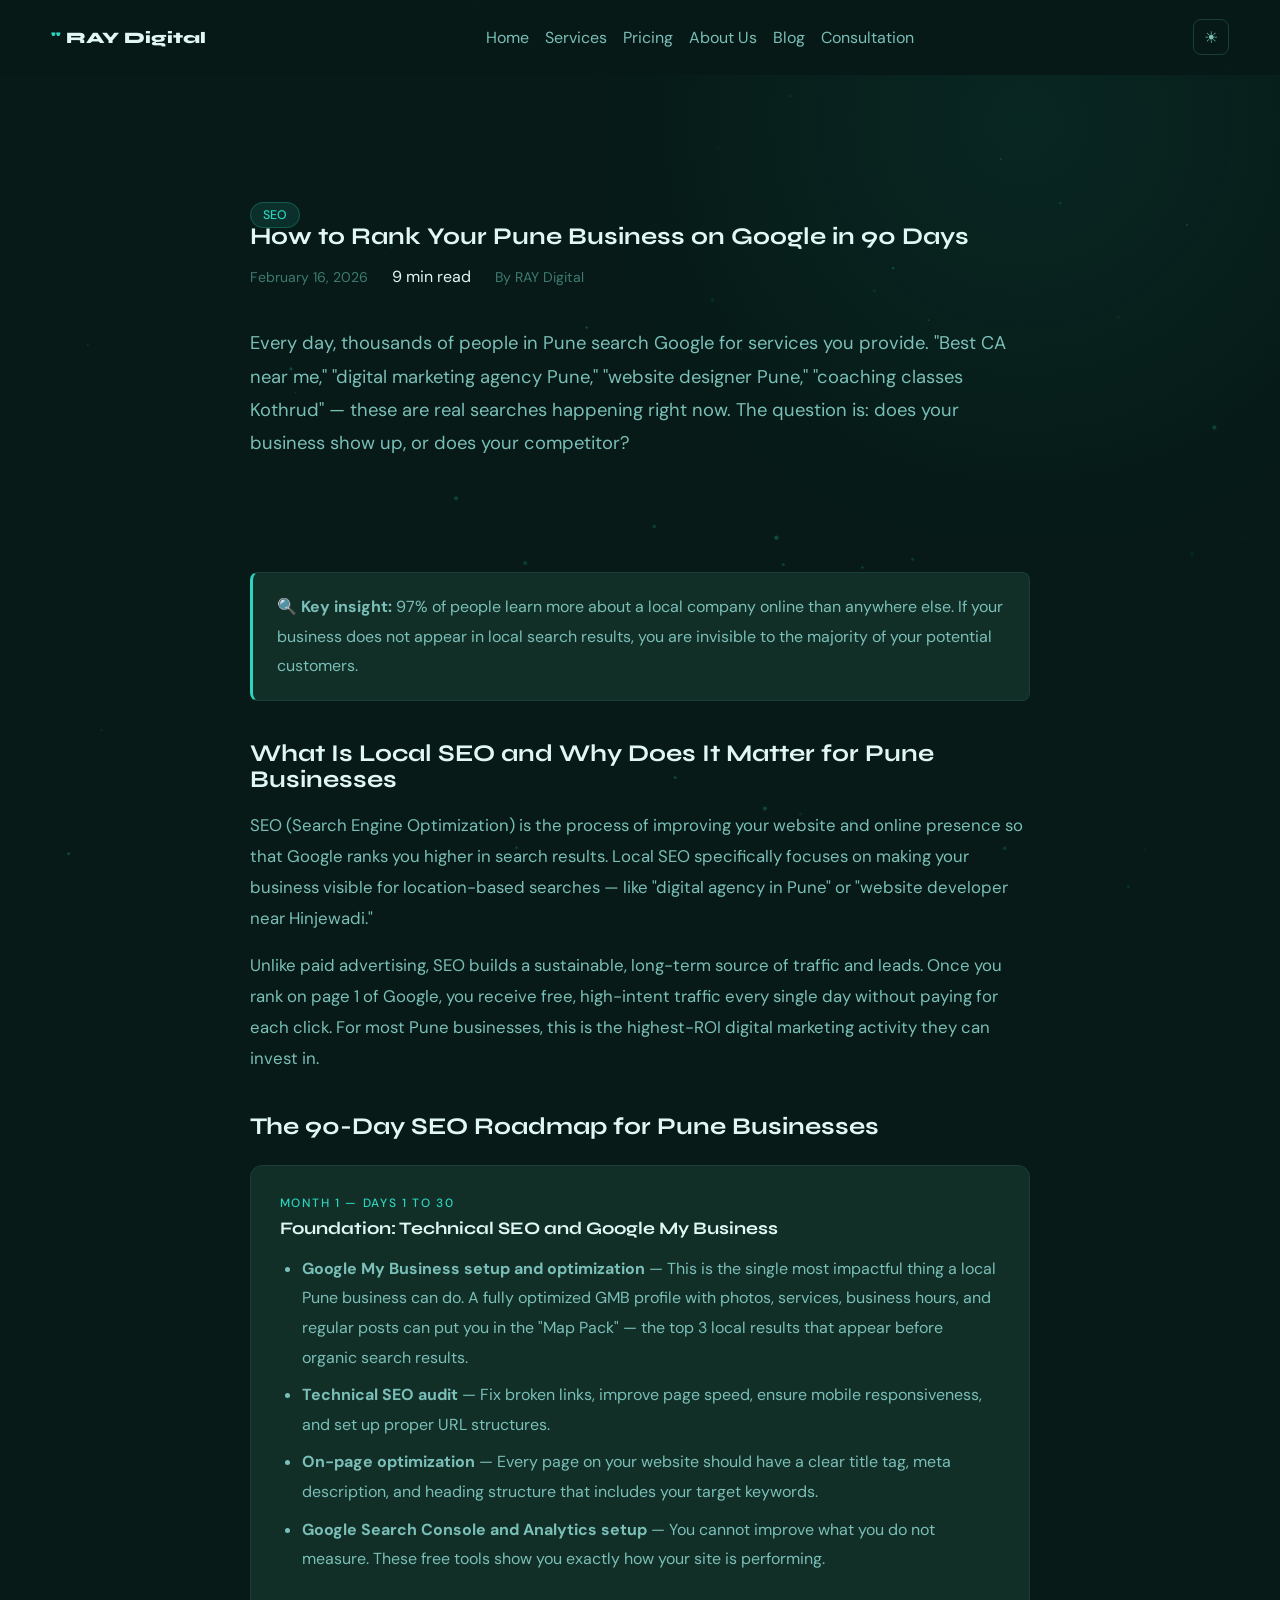
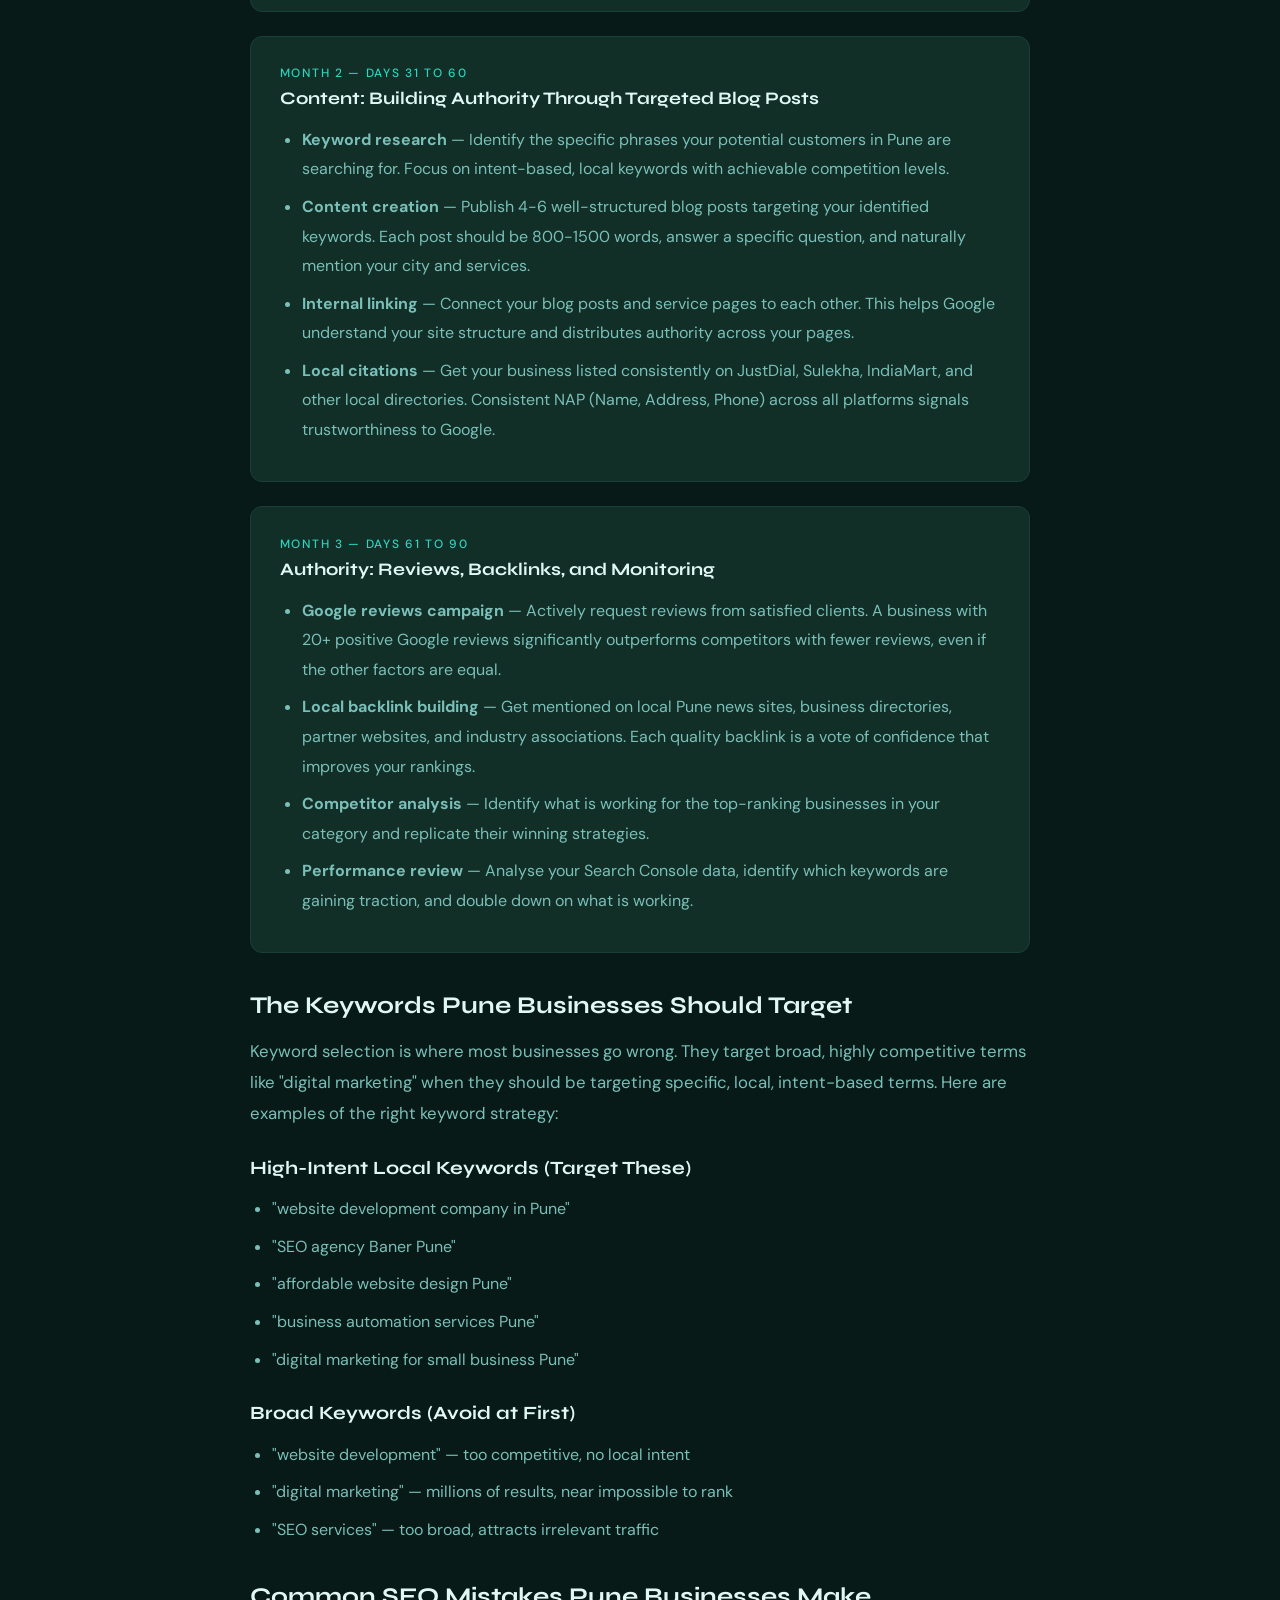
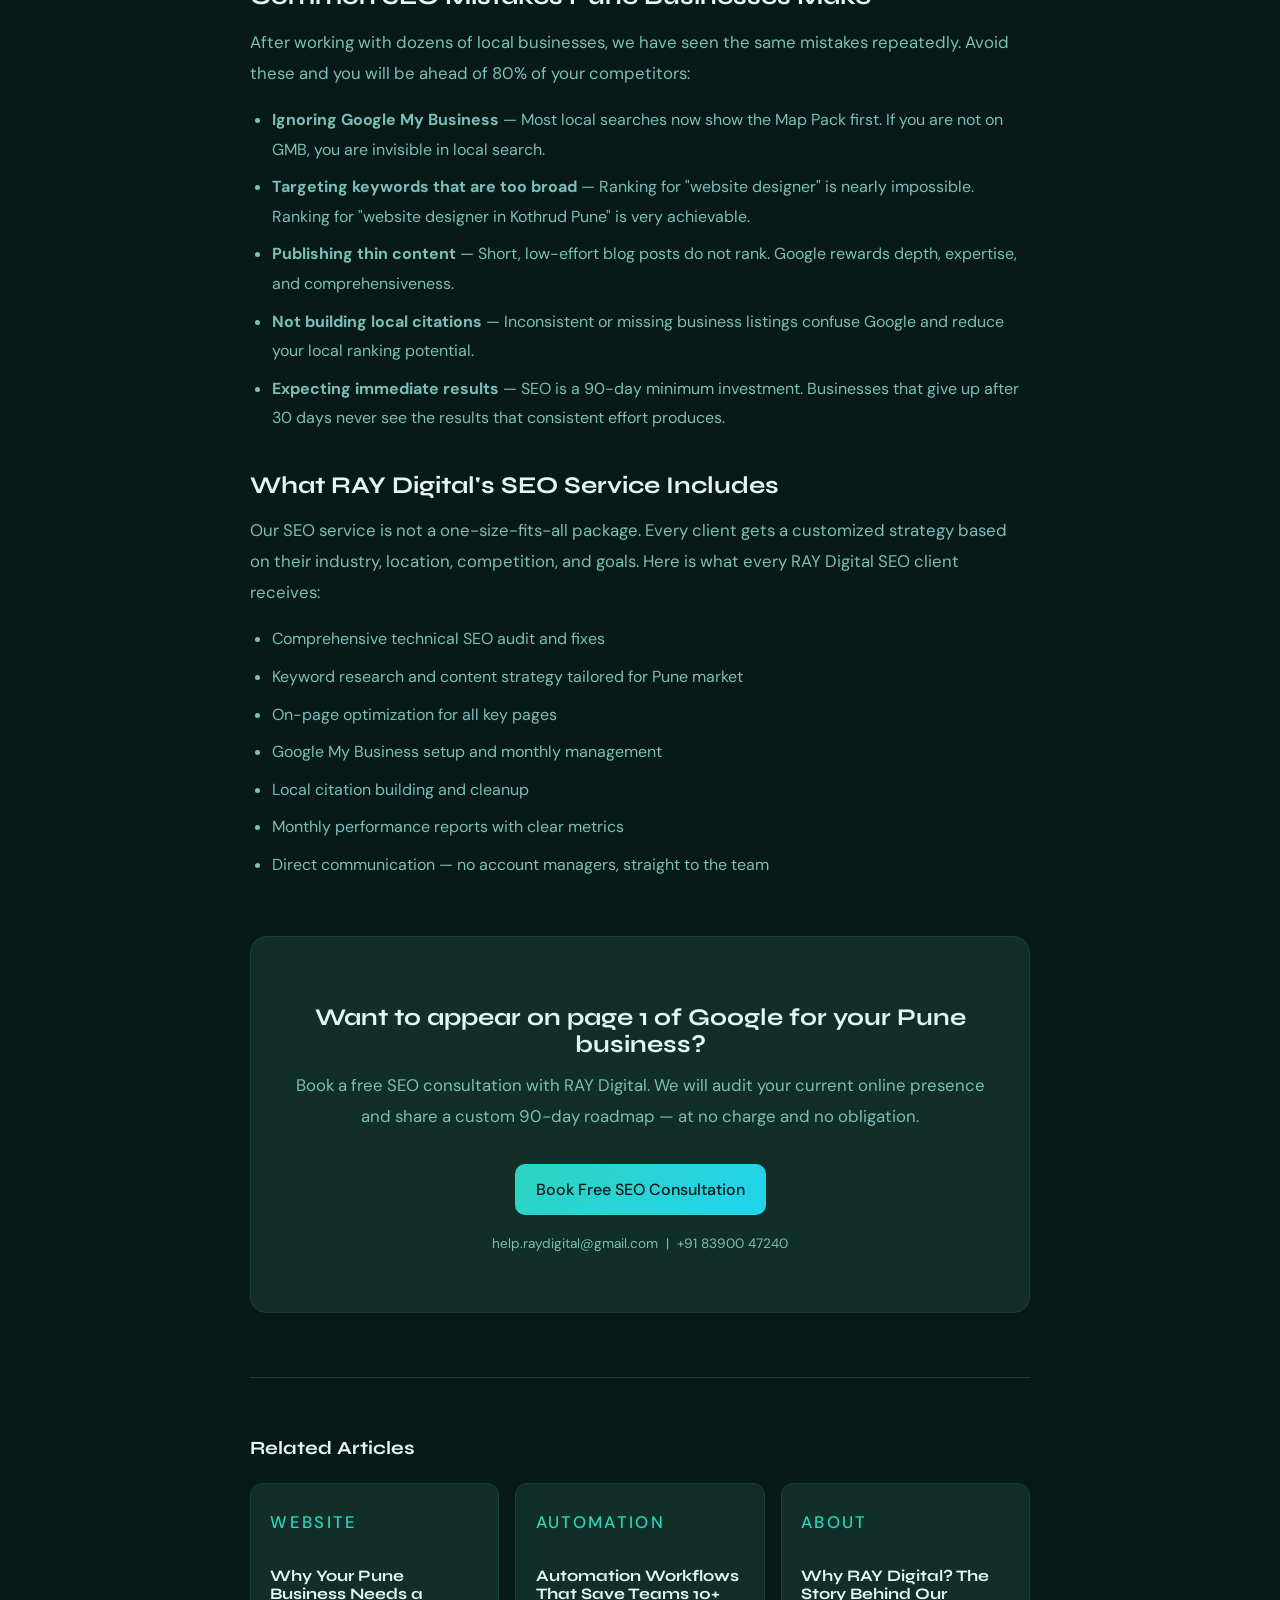
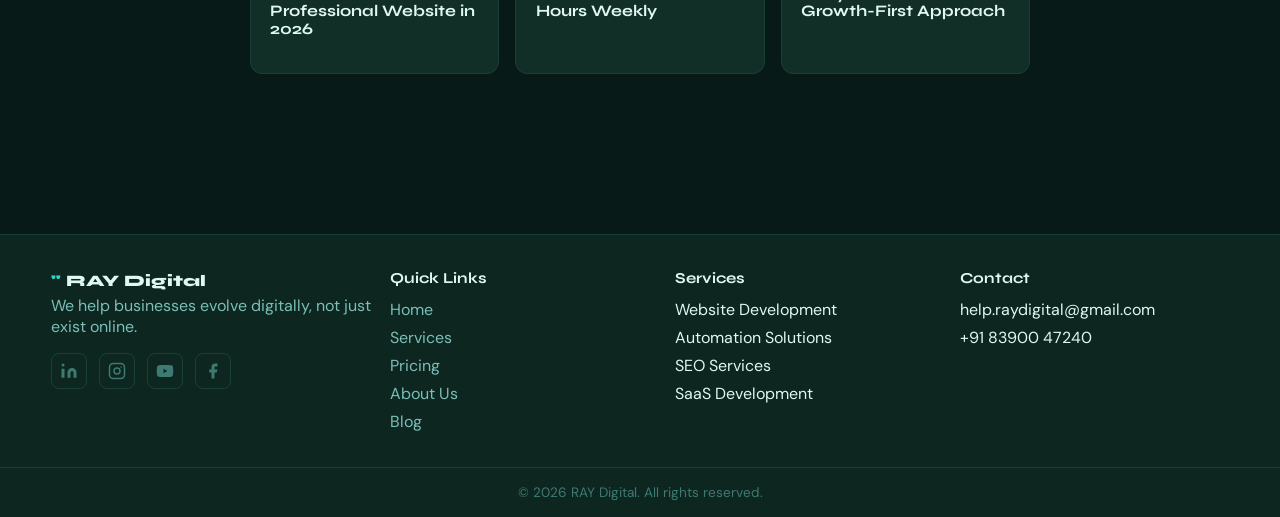
<file: blogs/blog-seo-pune.html>
<!doctype html>
<html lang="en">
<head>
  <script>(function(){var t=localStorage.getItem('ray-theme')||'dark';document.documentElement.setAttribute('data-theme',t);})();</script>
  <meta charset="UTF-8">
  <meta name="viewport" content="width=device-width, initial-scale=1.0">
  <title>How to Rank Your Pune Business on Google in 90 Days | RAY Digital</title>
  <meta name="description" content="A practical, step-by-step SEO guide to ranking your Pune business on Google in 90 days. Learn local SEO, Google My Business, and content strategy from RAY Digital.">
  <meta name="keywords" content="seo services pune, rank on google pune, local seo pune, google my business pune, SEO agency pune, RAY Digital SEO">
  <meta name="robots" content="index, follow">
  <link rel="canonical" href="https://raydigital.in/blog-seo-pune.html">
  <meta property="og:title" content="How to Rank Your Pune Business on Google in 90 Days">
  <meta property="og:description" content="A practical SEO roadmap for Pune businesses. Follow these steps to appear on page 1 of Google within 90 days.">
  <meta property="og:type" content="article">
  <meta property="og:url" content="https://raydigital.in/blog-seo-pune.html">
  <meta property="og:image" content="https://raydigital.in/og-image.jpg">
  <meta name="twitter:card" content="summary_large_image">
  <link rel="preconnect" href="https://fonts.googleapis.com">
  <link rel="preconnect" href="https://fonts.gstatic.com" crossorigin>
  <link href="https://fonts.googleapis.com/css2?family=Syne:wght@700;800&family=DM+Sans:wght@300;400;500&display=swap" rel="stylesheet">
  <link rel="stylesheet" href="../styles.css">
  <style>
    .blog-hero { padding: 8rem 0 4rem; background: radial-gradient(circle at 80% 10%, rgba(45,212,191,.07), transparent 40%); }
    .blog-content { max-width: 780px; margin: 0 auto; }
    .blog-content h2 { margin-top: 2.5rem; }
    .blog-content h3 { margin-top: 1.8rem; color: var(--text-primary); }
    .blog-content p { line-height: 1.85; font-size: 1.05rem; }
    .blog-content ul, .blog-content ol { color: var(--text-secondary); line-height: 1.85; padding-left: 1.4rem; margin-bottom: 1.2rem; }
    .blog-content li { margin-bottom: 0.5rem; }
    .blog-meta { display: flex; gap: 1.5rem; align-items: center; flex-wrap: wrap; margin: 1rem 0 2.5rem; }
    .blog-tag-pill { background: var(--accent-dim); color: var(--accent); border: 1px solid var(--accent-glow); font-size: 0.78rem; font-weight: 500; padding: 4px 12px; border-radius: 20px; }
    .blog-date { font-size: 0.88rem; color: var(--text-muted); }
    .highlight-box { background: var(--bg-card); border: 1px solid var(--border); border-left: 3px solid var(--accent); border-radius: 8px; padding: 1.2rem 1.5rem; margin: 2rem 0; }
    .highlight-box p { margin: 0; font-size: 1rem; }
    .phase-card { background: var(--bg-card); border: 1px solid var(--border); border-radius: 12px; padding: 1.8rem; margin: 1.5rem 0; }
    .phase-label { font-size: 0.75rem; letter-spacing: 0.14em; text-transform: uppercase; color: var(--accent); font-weight: 500; margin-bottom: 0.5rem; display: block; }
    .phase-card h3 { margin-top: 0; font-size: 1.1rem; }
    .phase-card ul { margin: 0.75rem 0 0; }
    .cta-box { background: var(--bg-card); border: 1px solid var(--border); border-radius: 16px; padding: 2.5rem; margin-top: 3.5rem; text-align: center; }
    .cta-box h3 { font-size: 1.5rem; margin-bottom: 0.75rem; }
    .related-posts { margin-top: 4rem; padding-top: 2rem; border-top: 1px solid var(--border); }
    .related-grid { display: grid; grid-template-columns: repeat(3,1fr); gap: 1rem; margin-top: 1.5rem; }
    @media (max-width: 768px) { .related-grid { grid-template-columns: 1fr; } }
    @media (max-width: 480px) { .blog-hero { padding: 7rem 0 3rem; } }
  </style>
  <script type="application/ld+json">
  {
    "@context": "https://schema.org",
    "@type": "BlogPosting",
    "headline": "How to Rank Your Pune Business on Google in 90 Days",
    "description": "A practical, step-by-step SEO guide to ranking your Pune business on Google in 90 days.",
    "author": {"@type": "Organization", "name": "RAY Digital"},
    "publisher": {"@type": "Organization", "name": "RAY Digital", "url": "https://raydigital.in"},
    "datePublished": "2026-02-16",
    "url": "https://raydigital.in/blog-seo-pune.html"
  }
  </script>
</head>
<body>

  <section class="blog-hero section">
    <div class="container blog-content">
      <span class="blog-tag-pill">SEO</span>
      <h1>How to Rank Your Pune Business on Google in 90 Days</h1>
      <div class="blog-meta">
        <span class="blog-date">February 16, 2026</span>
        <span class="read-time">9 min read</span>
        <span class="blog-date">By RAY Digital</span>
      </div>
      <p style="font-size:1.15rem; color:var(--text-secondary); line-height:1.8;">
        Every day, thousands of people in Pune search Google for services you provide. "Best CA near me," "digital marketing agency Pune," "website designer Pune," "coaching classes Kothrud" — these are real searches happening right now. The question is: does your business show up, or does your competitor?
      </p>
    </div>
  </section>

  <article class="section" style="padding-top:0;">
    <div class="container blog-content">

      <div class="highlight-box">
        <p>🔍 <strong>Key insight:</strong> 97% of people learn more about a local company online than anywhere else. If your business does not appear in local search results, you are invisible to the majority of your potential customers.</p>
      </div>

      <h2>What Is Local SEO and Why Does It Matter for Pune Businesses</h2>
      <p>SEO (Search Engine Optimization) is the process of improving your website and online presence so that Google ranks you higher in search results. Local SEO specifically focuses on making your business visible for location-based searches — like "digital agency in Pune" or "website developer near Hinjewadi."</p>
      <p>Unlike paid advertising, SEO builds a sustainable, long-term source of traffic and leads. Once you rank on page 1 of Google, you receive free, high-intent traffic every single day without paying for each click. For most Pune businesses, this is the highest-ROI digital marketing activity they can invest in.</p>

      <h2>The 90-Day SEO Roadmap for Pune Businesses</h2>

      <div class="phase-card">
        <span class="phase-label">Month 1 — Days 1 to 30</span>
        <h3>Foundation: Technical SEO and Google My Business</h3>
        <ul>
          <li><strong>Google My Business setup and optimization</strong> — This is the single most impactful thing a local Pune business can do. A fully optimized GMB profile with photos, services, business hours, and regular posts can put you in the "Map Pack" — the top 3 local results that appear before organic search results.</li>
          <li><strong>Technical SEO audit</strong> — Fix broken links, improve page speed, ensure mobile responsiveness, and set up proper URL structures.</li>
          <li><strong>On-page optimization</strong> — Every page on your website should have a clear title tag, meta description, and heading structure that includes your target keywords.</li>
          <li><strong>Google Search Console and Analytics setup</strong> — You cannot improve what you do not measure. These free tools show you exactly how your site is performing.</li>
        </ul>
      </div>

      <div class="phase-card">
        <span class="phase-label">Month 2 — Days 31 to 60</span>
        <h3>Content: Building Authority Through Targeted Blog Posts</h3>
        <ul>
          <li><strong>Keyword research</strong> — Identify the specific phrases your potential customers in Pune are searching for. Focus on intent-based, local keywords with achievable competition levels.</li>
          <li><strong>Content creation</strong> — Publish 4-6 well-structured blog posts targeting your identified keywords. Each post should be 800-1500 words, answer a specific question, and naturally mention your city and services.</li>
          <li><strong>Internal linking</strong> — Connect your blog posts and service pages to each other. This helps Google understand your site structure and distributes authority across your pages.</li>
          <li><strong>Local citations</strong> — Get your business listed consistently on JustDial, Sulekha, IndiaMart, and other local directories. Consistent NAP (Name, Address, Phone) across all platforms signals trustworthiness to Google.</li>
        </ul>
      </div>

      <div class="phase-card">
        <span class="phase-label">Month 3 — Days 61 to 90</span>
        <h3>Authority: Reviews, Backlinks, and Monitoring</h3>
        <ul>
          <li><strong>Google reviews campaign</strong> — Actively request reviews from satisfied clients. A business with 20+ positive Google reviews significantly outperforms competitors with fewer reviews, even if the other factors are equal.</li>
          <li><strong>Local backlink building</strong> — Get mentioned on local Pune news sites, business directories, partner websites, and industry associations. Each quality backlink is a vote of confidence that improves your rankings.</li>
          <li><strong>Competitor analysis</strong> — Identify what is working for the top-ranking businesses in your category and replicate their winning strategies.</li>
          <li><strong>Performance review</strong> — Analyse your Search Console data, identify which keywords are gaining traction, and double down on what is working.</li>
        </ul>
      </div>

      <h2>The Keywords Pune Businesses Should Target</h2>
      <p>Keyword selection is where most businesses go wrong. They target broad, highly competitive terms like "digital marketing" when they should be targeting specific, local, intent-based terms. Here are examples of the right keyword strategy:</p>

      <h3>High-Intent Local Keywords (Target These)</h3>
      <ul>
        <li>"website development company in Pune"</li>
        <li>"SEO agency Baner Pune"</li>
        <li>"affordable website design Pune"</li>
        <li>"business automation services Pune"</li>
        <li>"digital marketing for small business Pune"</li>
      </ul>

      <h3>Broad Keywords (Avoid at First)</h3>
      <ul>
        <li>"website development" — too competitive, no local intent</li>
        <li>"digital marketing" — millions of results, near impossible to rank</li>
        <li>"SEO services" — too broad, attracts irrelevant traffic</li>
      </ul>

      <h2>Common SEO Mistakes Pune Businesses Make</h2>
      <p>After working with dozens of local businesses, we have seen the same mistakes repeatedly. Avoid these and you will be ahead of 80% of your competitors:</p>
      <ul>
        <li><strong>Ignoring Google My Business</strong> — Most local searches now show the Map Pack first. If you are not on GMB, you are invisible in local search.</li>
        <li><strong>Targeting keywords that are too broad</strong> — Ranking for "website designer" is nearly impossible. Ranking for "website designer in Kothrud Pune" is very achievable.</li>
        <li><strong>Publishing thin content</strong> — Short, low-effort blog posts do not rank. Google rewards depth, expertise, and comprehensiveness.</li>
        <li><strong>Not building local citations</strong> — Inconsistent or missing business listings confuse Google and reduce your local ranking potential.</li>
        <li><strong>Expecting immediate results</strong> — SEO is a 90-day minimum investment. Businesses that give up after 30 days never see the results that consistent effort produces.</li>
      </ul>

      <h2>What RAY Digital's SEO Service Includes</h2>
      <p>Our SEO service is not a one-size-fits-all package. Every client gets a customized strategy based on their industry, location, competition, and goals. Here is what every RAY Digital SEO client receives:</p>
      <ul>
        <li>Comprehensive technical SEO audit and fixes</li>
        <li>Keyword research and content strategy tailored for Pune market</li>
        <li>On-page optimization for all key pages</li>
        <li>Google My Business setup and monthly management</li>
        <li>Local citation building and cleanup</li>
        <li>Monthly performance reports with clear metrics</li>
        <li>Direct communication — no account managers, straight to the team</li>
      </ul>

      <div class="cta-box">
        <h3>Want to appear on page 1 of Google for your Pune business?</h3>
        <p>Book a free SEO consultation with RAY Digital. We will audit your current online presence and share a custom 90-day roadmap — at no charge and no obligation.</p>
        <a class="btn btn-primary" href="../consultation.html?package=general" style="margin-top:1rem;">Book Free SEO Consultation</a>
        <p style="margin-top:1rem; font-size:0.85rem;">help.raydigital@gmail.com &nbsp;|&nbsp; +91 83900 47240</p>
      </div>

      <div class="related-posts">
        <h3>Related Articles</h3>
        <div class="related-grid">
          <a href="../blogs/blog-website-development-pune.html" class="card post" style="text-decoration:none; padding:1.2rem; display:block;">
            <p class="pill" style="margin-bottom:0.5rem;">Website</p>
            <h3 style="font-size:1rem;">Why Your Pune Business Needs a Professional Website in 2026</h3>
          </a>
          <a href="../blogs/blog-automation-solutions.html" class="card post" style="text-decoration:none; padding:1.2rem; display:block;">
            <p class="pill" style="margin-bottom:0.5rem;">Automation</p>
            <h3 style="font-size:1rem;">Automation Workflows That Save Teams 10+ Hours Weekly</h3>
          </a>
          <a href="../blogs/blog-about-ray-digital.html" class="card post" style="text-decoration:none; padding:1.2rem; display:block;">
            <p class="pill" style="margin-bottom:0.5rem;">About</p>
            <h3 style="font-size:1rem;">Why RAY Digital? The Story Behind Our Growth-First Approach</h3>
          </a>
        </div>
      </div>

    </div>
  </article>

  <footer></footer>
  <script src="../components.js"></script>
  <script src="../scripts.js"></script>
</body>
</html>
</file>
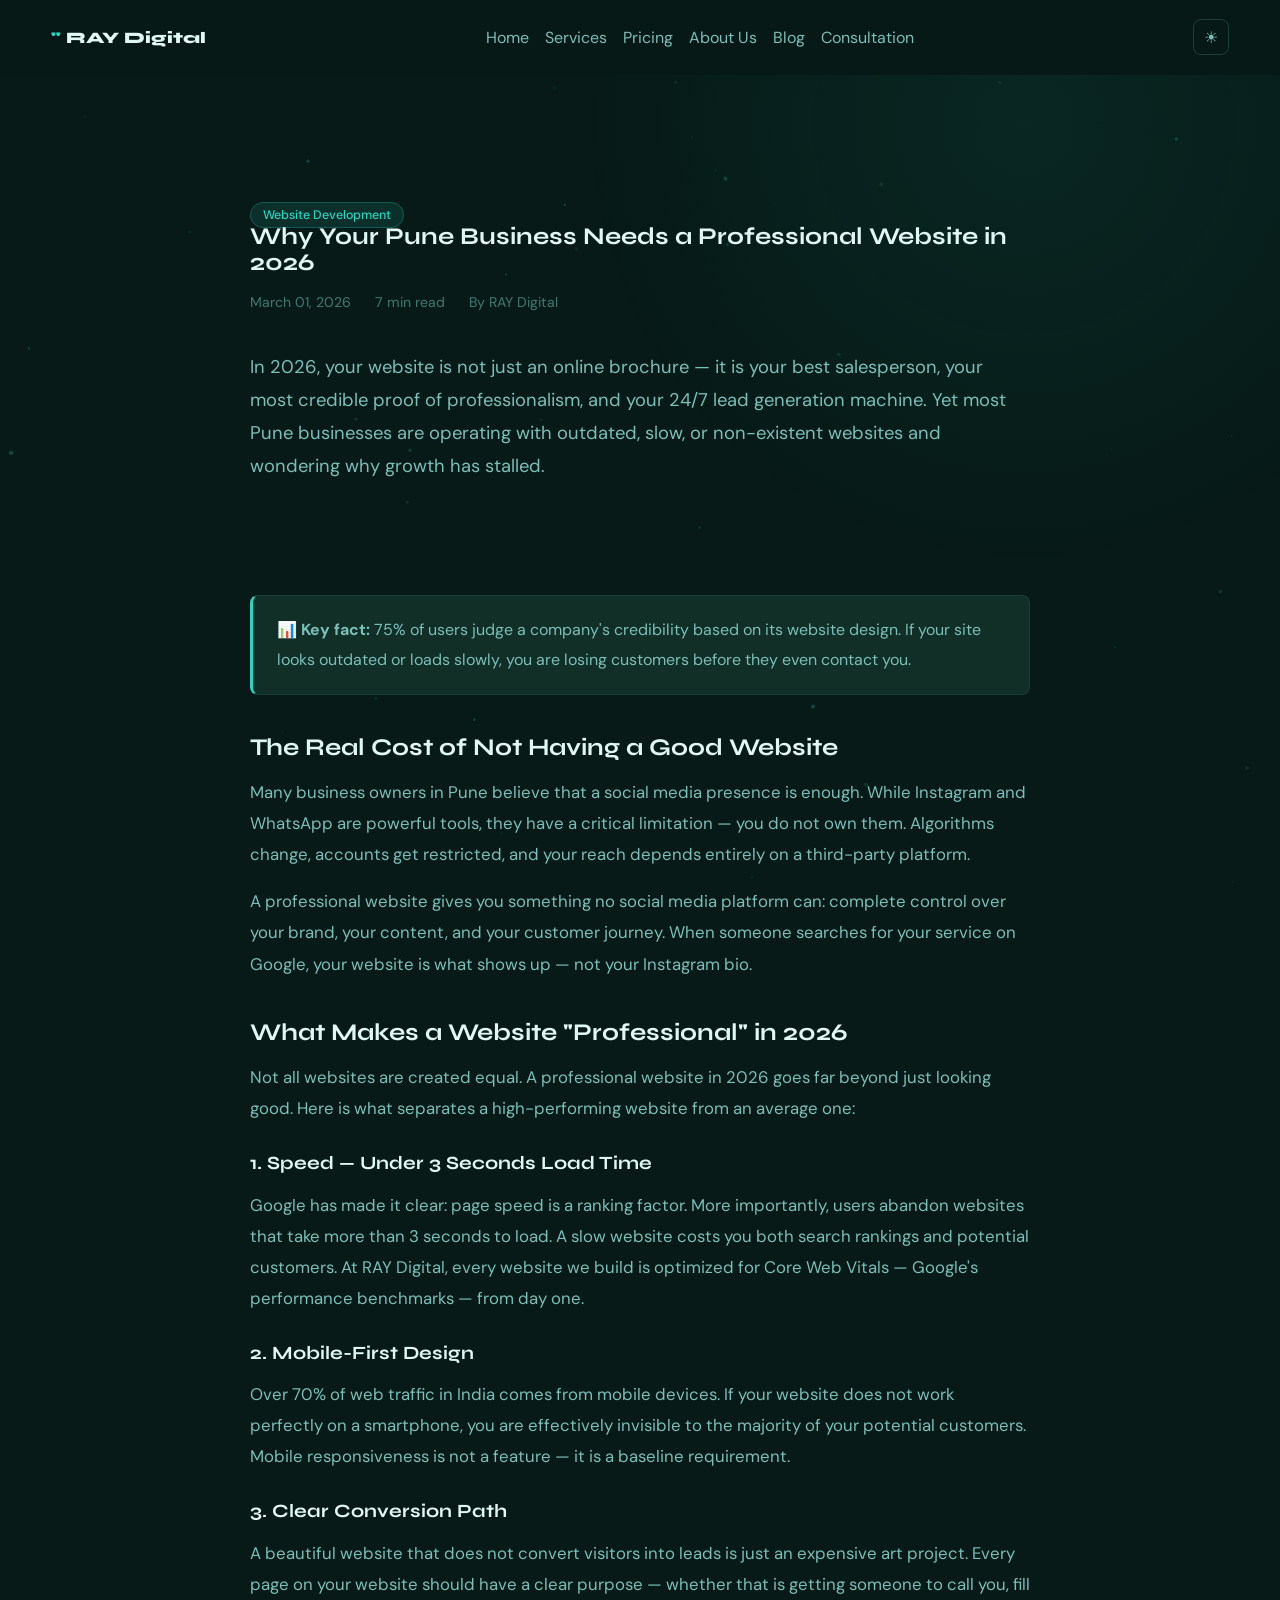
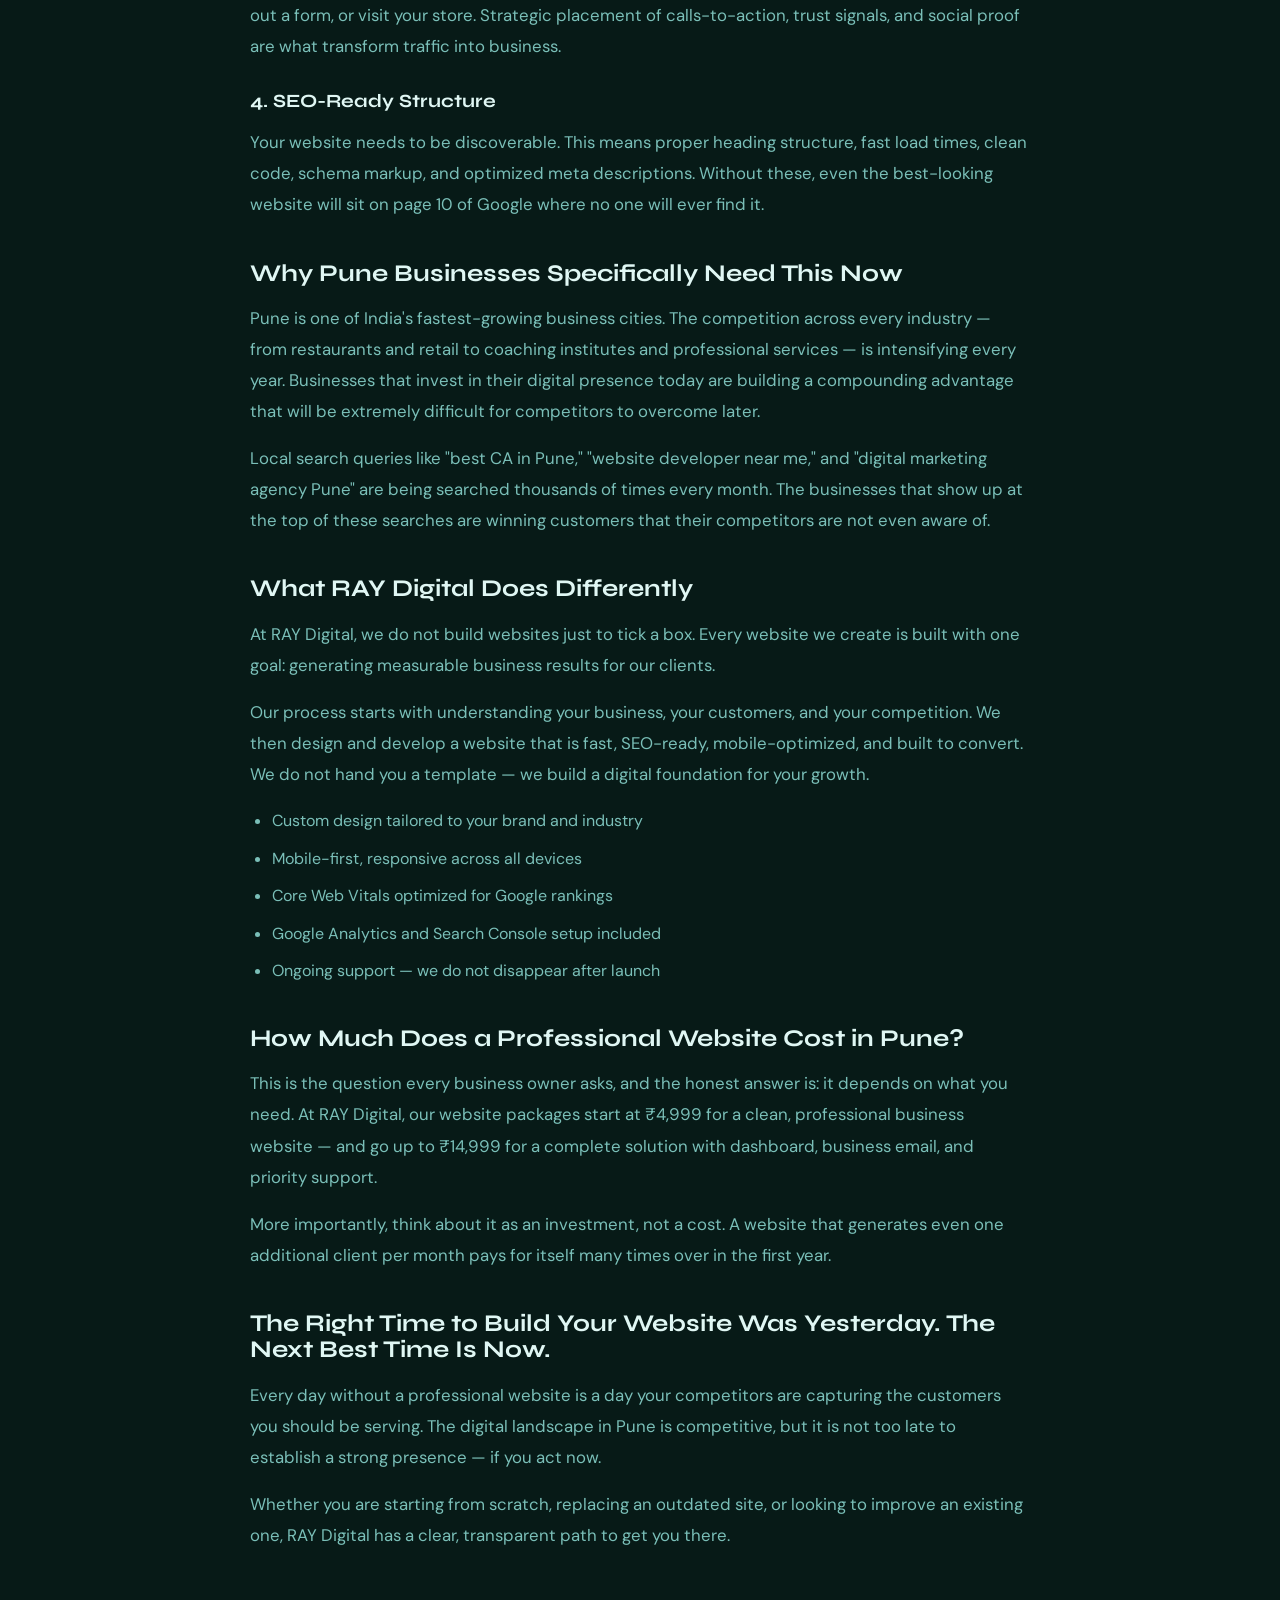
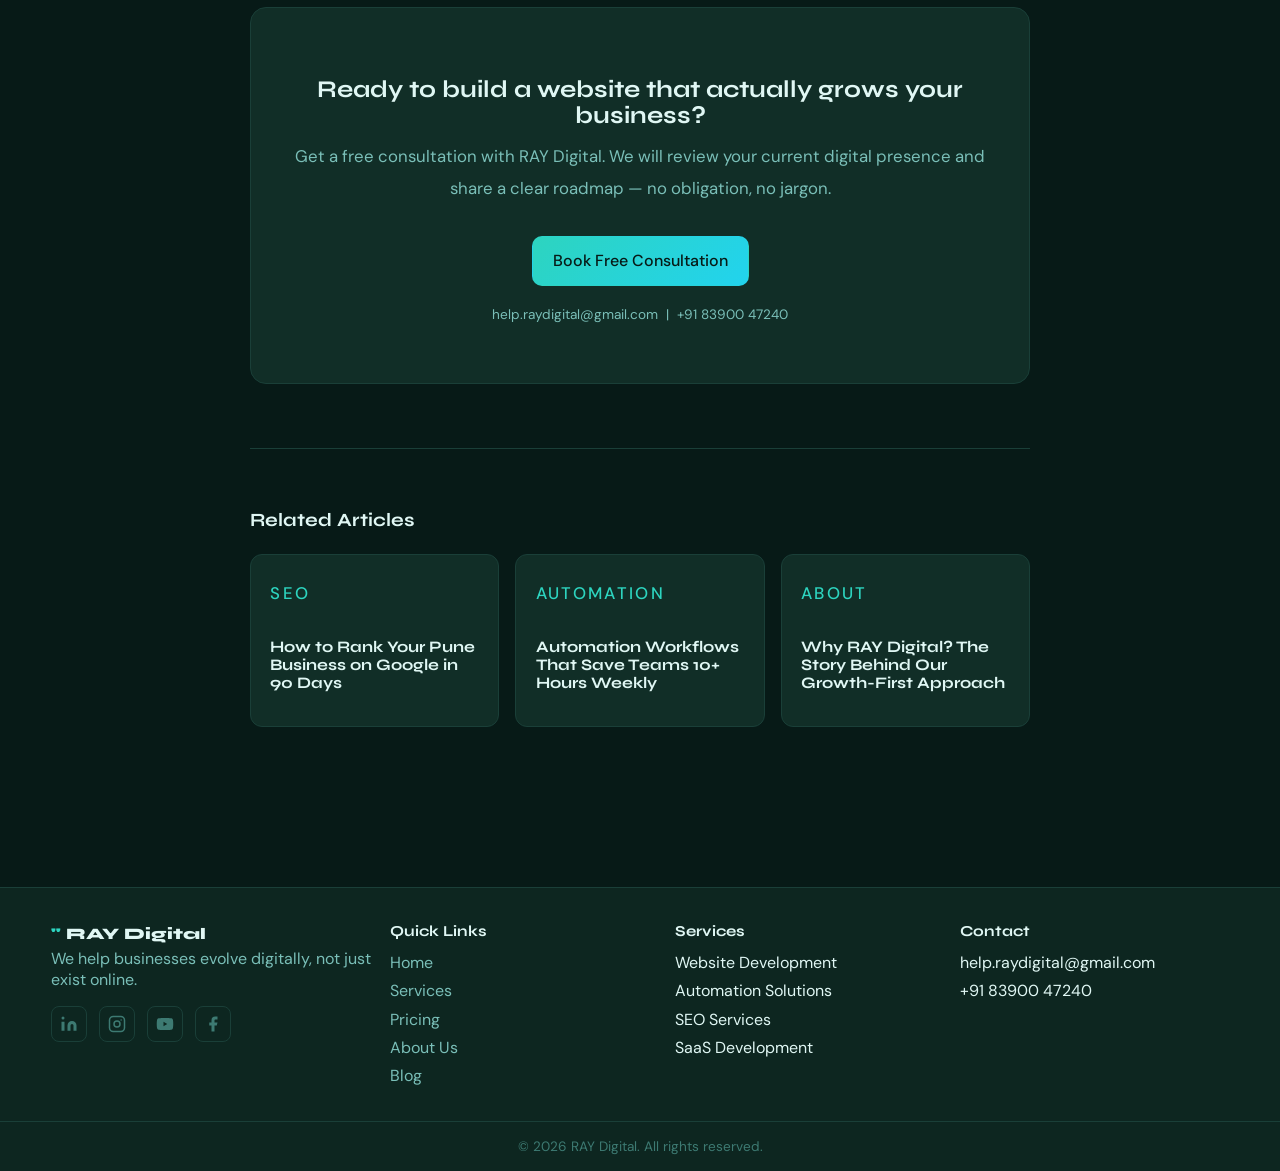
<file: blogs/Blog-website-development-pune.html>
<!doctype html>
<html lang="en">
<head>
  <script>(function(){var t=localStorage.getItem('ray-theme')||'dark';document.documentElement.setAttribute('data-theme',t);})();</script>
  <meta charset="UTF-8">
  <meta name="viewport" content="width=device-width, initial-scale=1.0">
  <title>Why Your Pune Business Needs a Professional Website in 2026 | RAY Digital</title>
  <meta name="description" content="Discover why a professional website is the most important growth tool for your Pune business in 2026. Learn what makes a high-converting website and how RAY Digital builds them.">
  <meta name="keywords" content="website development pune, professional website pune, business website pune, web design pune, RAY Digital pune">
  <meta name="robots" content="index, follow">
  <link rel="canonical" href="https://raydigital.in/blog-website-development-pune.html">
  <meta property="og:title" content="Why Your Pune Business Needs a Professional Website in 2026">
  <meta property="og:description" content="A professional website is your most powerful growth tool. Here is why Pune businesses cannot afford to ignore it in 2026.">
  <meta property="og:type" content="article">
  <meta property="og:url" content="https://raydigital.in/blog-website-development-pune.html">
  <meta property="og:image" content="https://raydigital.in/og-image.jpg">
  <meta name="twitter:card" content="summary_large_image">
  <link rel="preconnect" href="https://fonts.googleapis.com">
  <link rel="preconnect" href="https://fonts.gstatic.com" crossorigin>
  <link href="https://fonts.googleapis.com/css2?family=Syne:wght@700;800&family=DM+Sans:wght@300;400;500&display=swap" rel="stylesheet">
  <link rel="stylesheet" href="../styles.css">
  <style>
    .blog-hero { padding: 8rem 0 4rem; background: radial-gradient(circle at 80% 10%, rgba(45,212,191,.07), transparent 40%); }
    .blog-content { max-width: 780px; margin: 0 auto; }
    .blog-content h2 { margin-top: 2.5rem; }
    .blog-content h3 { margin-top: 1.8rem; color: var(--text-primary); }
    .blog-content p { line-height: 1.85; font-size: 1.05rem; }
    .blog-content ul, .blog-content ol { color: var(--text-secondary); line-height: 1.85; padding-left: 1.4rem; margin-bottom: 1.2rem; }
    .blog-content li { margin-bottom: 0.5rem; }
    .blog-meta { display: flex; gap: 1.5rem; align-items: center; flex-wrap: wrap; margin: 1rem 0 2.5rem; }
    .blog-tag-pill { background: var(--accent-dim); color: var(--accent); border: 1px solid var(--accent-glow); font-size: 0.78rem; font-weight: 500; padding: 4px 12px; border-radius: 20px; }
    .blog-date { font-size: 0.88rem; color: var(--text-muted); }
    .read-time { font-size: 0.88rem; color: var(--text-muted); }
    .highlight-box { background: var(--bg-card); border: 1px solid var(--border); border-left: 3px solid var(--accent); border-radius: 8px; padding: 1.2rem 1.5rem; margin: 2rem 0; }
    .highlight-box p { margin: 0; font-size: 1rem; }
    .cta-box { background: var(--bg-card); border: 1px solid var(--border); border-radius: 16px; padding: 2.5rem; margin-top: 3.5rem; text-align: center; }
    .cta-box h3 { font-size: 1.5rem; margin-bottom: 0.75rem; }
    .related-posts { margin-top: 4rem; padding-top: 2rem; border-top: 1px solid var(--border); }
    .related-grid { display: grid; grid-template-columns: repeat(3,1fr); gap: 1rem; margin-top: 1.5rem; }
    @media (max-width: 768px) { .related-grid { grid-template-columns: 1fr; } }
    @media (max-width: 480px) { .blog-hero { padding: 7rem 0 3rem; } }
  </style>
  <script type="application/ld+json">
  {
    "@context": "https://schema.org",
    "@type": "BlogPosting",
    "headline": "Why Your Pune Business Needs a Professional Website in 2026",
    "description": "Discover why a professional website is the most important growth tool for your Pune business in 2026.",
    "author": {"@type": "Organization", "name": "RAY Digital"},
    "publisher": {"@type": "Organization", "name": "RAY Digital", "url": "https://raydigital.in"},
    "datePublished": "2026-03-01",
    "url": "https://raydigital.in/blog-website-development-pune.html"
  }
  </script>
</head>
<body>

  <section class="blog-hero section">
    <div class="container blog-content">
      <span class="blog-tag-pill">Website Development</span>
      <h1>Why Your Pune Business Needs a Professional Website in 2026</h1>
      <div class="blog-meta">
        <span class="blog-date">March 01, 2026</span>
        <span class="read-time">7 min read</span>
        <span class="blog-date">By RAY Digital</span>
      </div>
      <p style="font-size:1.15rem; color:var(--text-secondary); line-height:1.8;">
        In 2026, your website is not just an online brochure — it is your best salesperson, your most credible proof of professionalism, and your 24/7 lead generation machine. Yet most Pune businesses are operating with outdated, slow, or non-existent websites and wondering why growth has stalled.
      </p>
    </div>
  </section>

  <article class="section" style="padding-top:0;">
    <div class="container blog-content">

      <div class="highlight-box">
        <p>📊 <strong>Key fact:</strong> 75% of users judge a company's credibility based on its website design. If your site looks outdated or loads slowly, you are losing customers before they even contact you.</p>
      </div>

      <h2>The Real Cost of Not Having a Good Website</h2>
      <p>Many business owners in Pune believe that a social media presence is enough. While Instagram and WhatsApp are powerful tools, they have a critical limitation — you do not own them. Algorithms change, accounts get restricted, and your reach depends entirely on a third-party platform.</p>
      <p>A professional website gives you something no social media platform can: complete control over your brand, your content, and your customer journey. When someone searches for your service on Google, your website is what shows up — not your Instagram bio.</p>

      <h2>What Makes a Website "Professional" in 2026</h2>
      <p>Not all websites are created equal. A professional website in 2026 goes far beyond just looking good. Here is what separates a high-performing website from an average one:</p>

      <h3>1. Speed — Under 3 Seconds Load Time</h3>
      <p>Google has made it clear: page speed is a ranking factor. More importantly, users abandon websites that take more than 3 seconds to load. A slow website costs you both search rankings and potential customers. At RAY Digital, every website we build is optimized for Core Web Vitals — Google's performance benchmarks — from day one.</p>

      <h3>2. Mobile-First Design</h3>
      <p>Over 70% of web traffic in India comes from mobile devices. If your website does not work perfectly on a smartphone, you are effectively invisible to the majority of your potential customers. Mobile responsiveness is not a feature — it is a baseline requirement.</p>

      <h3>3. Clear Conversion Path</h3>
      <p>A beautiful website that does not convert visitors into leads is just an expensive art project. Every page on your website should have a clear purpose — whether that is getting someone to call you, fill out a form, or visit your store. Strategic placement of calls-to-action, trust signals, and social proof are what transform traffic into business.</p>

      <h3>4. SEO-Ready Structure</h3>
      <p>Your website needs to be discoverable. This means proper heading structure, fast load times, clean code, schema markup, and optimized meta descriptions. Without these, even the best-looking website will sit on page 10 of Google where no one will ever find it.</p>

      <h2>Why Pune Businesses Specifically Need This Now</h2>
      <p>Pune is one of India's fastest-growing business cities. The competition across every industry — from restaurants and retail to coaching institutes and professional services — is intensifying every year. Businesses that invest in their digital presence today are building a compounding advantage that will be extremely difficult for competitors to overcome later.</p>
      <p>Local search queries like "best CA in Pune," "website developer near me," and "digital marketing agency Pune" are being searched thousands of times every month. The businesses that show up at the top of these searches are winning customers that their competitors are not even aware of.</p>

      <h2>What RAY Digital Does Differently</h2>
      <p>At RAY Digital, we do not build websites just to tick a box. Every website we create is built with one goal: generating measurable business results for our clients.</p>
      <p>Our process starts with understanding your business, your customers, and your competition. We then design and develop a website that is fast, SEO-ready, mobile-optimized, and built to convert. We do not hand you a template — we build a digital foundation for your growth.</p>

      <ul>
        <li>Custom design tailored to your brand and industry</li>
        <li>Mobile-first, responsive across all devices</li>
        <li>Core Web Vitals optimized for Google rankings</li>
        <li>Google Analytics and Search Console setup included</li>
        <li>Ongoing support — we do not disappear after launch</li>
      </ul>

      <h2>How Much Does a Professional Website Cost in Pune?</h2>
      <p>This is the question every business owner asks, and the honest answer is: it depends on what you need. At RAY Digital, our website packages start at ₹4,999 for a clean, professional business website — and go up to ₹14,999 for a complete solution with dashboard, business email, and priority support.</p>
      <p>More importantly, think about it as an investment, not a cost. A website that generates even one additional client per month pays for itself many times over in the first year.</p>

      <h2>The Right Time to Build Your Website Was Yesterday. The Next Best Time Is Now.</h2>
      <p>Every day without a professional website is a day your competitors are capturing the customers you should be serving. The digital landscape in Pune is competitive, but it is not too late to establish a strong presence — if you act now.</p>
      <p>Whether you are starting from scratch, replacing an outdated site, or looking to improve an existing one, RAY Digital has a clear, transparent path to get you there.</p>

      <div class="cta-box">
        <h3>Ready to build a website that actually grows your business?</h3>
        <p>Get a free consultation with RAY Digital. We will review your current digital presence and share a clear roadmap — no obligation, no jargon.</p>
        <a class="btn btn-primary" href="../consultation.html" style="margin-top:1rem;">Book Free Consultation</a>
        <p style="margin-top:1rem; font-size:0.85rem;">help.raydigital@gmail.com &nbsp;|&nbsp; +91 83900 47240</p>
      </div>

      <div class="related-posts">
        <h3>Related Articles</h3>
        <div class="related-grid">
          <a href="../blogs/blog-seo-pune.html" class="card post" style="text-decoration:none; padding:1.2rem; display:block;">
            <p class="pill" style="margin-bottom:0.5rem;">SEO</p>
            <h3 style="font-size:1rem;">How to Rank Your Pune Business on Google in 90 Days</h3>
          </a>
          <a href="../blogs/blog-automation-solutions.html" class="card post" style="text-decoration:none; padding:1.2rem; display:block;">
            <p class="pill" style="margin-bottom:0.5rem;">Automation</p>
            <h3 style="font-size:1rem;">Automation Workflows That Save Teams 10+ Hours Weekly</h3>
          </a>
          <a href="../blogs/blog-about-ray-digital.html" class="card post" style="text-decoration:none; padding:1.2rem; display:block;">
            <p class="pill" style="margin-bottom:0.5rem;">About</p>
            <h3 style="font-size:1rem;">Why RAY Digital? The Story Behind Our Growth-First Approach</h3>
          </a>
        </div>
      </div>

    </div>
  </article>

  <footer></footer>
  <script src="../components.js"></script>
  <script src="../scripts.js"></script>
</body>
</html>
</file>
<file: styles.css>
/* =============================================
   STYLES.CSS — RAY Digital
   Shared across all pages
   ============================================= */

/* ---------- THEMES ---------- */
:root {
  --bg-primary:    #071a17;
  --bg-surface:    #0d2620;
  --bg-card:       #112e27;
  --bg-card2:      #173d34;
  --text-primary:  #e0f7f4;
  --text-secondary:#7abfb8;
  --text-muted:    #3d7a72;
  --accent:        #2dd4bf;
  --accent-dim:    rgba(45,212,191,0.12);
  --accent-glow:   rgba(45,212,191,0.25);
  --border:        #1a3f38;
  --border-hover:  rgba(45,212,191,0.40);
  --nav-bg:        rgba(7,26,23,0.92);
  --shadow:        none;
  --btn-text:      #071a17;
}

[data-theme="light"] {
  --bg-primary:    #f0faf8;
  --bg-surface:    #ffffff;
  --bg-card:       #ffffff;
  --bg-card2:      #dff5f1;
  --text-primary:  #0a2e28;
  --text-secondary:#2d6a62;
  --text-muted:    #5a9e94;
  --accent:        #0d9488;
  --accent-dim:    rgba(13,148,136,0.10);
  --accent-glow:   rgba(13,148,136,0.20);
  --border:        rgba(0,0,0,0.07);
  --border-hover:  rgba(13,148,136,0.40);
  --nav-bg:        rgba(240,250,248,0.96);
  --shadow:        0 2px 16px rgba(0,0,0,0.06);
  --btn-text:      #ffffff;
}

/* ---------- TRANSITIONS ---------- */
*,*::before,*::after {
  transition: background-color 0.3s ease, color 0.3s ease,
              border-color 0.3s ease, box-shadow 0.3s ease;
}

/* ---------- THEME-AWARE COMPONENTS ---------- */
html,body { background-color:var(--bg-primary); color:var(--text-primary); }

nav,.nav,.nav.scrolled {
  background:var(--nav-bg);
  backdrop-filter:blur(16px);
  border-bottom:1px solid var(--border);
}

.service-card,.blog-card,.pricing-card,
.stat-card,.process-card,.testimonial-card,
.hero-card,.form-card,.contact-card {
  background:var(--bg-card);
  border:1px solid var(--border);
  box-shadow:var(--shadow);
}

.stats-section,.stats-strip,footer,.contact-section,
.services-section,.blog-section { background:var(--bg-surface); }

.service-icon,.step-icon {
  background:var(--accent-dim);
  border:1px solid var(--accent-glow);
}
.service-icon svg { stroke:var(--accent); }
.blog-tag,.section-tag,.eyebrow { color:var(--accent); }

.result-badge {
  background:var(--accent-dim);
  color:var(--accent);
  border:1px solid var(--accent-glow);
}

.form-group input,.form-group textarea,.form-group select {
  background:var(--bg-card2);
  border:1px solid var(--border);
  color:var(--text-primary);
}
.form-group input::placeholder,.form-group textarea::placeholder { color:var(--text-muted); }
.form-group input:focus,.form-group textarea:focus { border-color:var(--accent); outline:none; }
.form-group label { color:var(--text-secondary); }
.step-number { color:var(--accent-dim); }
.testimonial-card::before { color:var(--accent-dim); }
.hero::before { background:radial-gradient(ellipse,var(--accent-glow) 0%,transparent 70%); }
.process-grid::before {
  background:repeating-linear-gradient(
    to right,var(--border-hover) 0px,var(--border-hover) 6px,transparent 6px,transparent 14px
  );
}
.stars { color:var(--accent); }
footer { background:var(--bg-surface); border-top:1px solid var(--border); }
.footer-col a { color:var(--text-muted); }
.footer-col a:hover { color:var(--text-primary); }
.footer-bottom { color:var(--text-muted); border-top:1px solid var(--border); }

.btn-outline {
  background:transparent;
  border:1px solid var(--border);
  color:var(--text-primary);
}
.btn-outline:hover { border-color:var(--accent); color:var(--accent); }

.btn-primary,.form-submit,.booking-btn {
  background:linear-gradient(135deg,#2dd4bf,#22d3ee);
  color:var(--btn-text);
}
[data-theme="light"] .btn-primary,
[data-theme="light"] .form-submit,
[data-theme="light"] .booking-btn {
  background:linear-gradient(135deg,#0d9488,#0891b2);
  color:#ffffff;
}

/* ---------- LOADER ---------- */
#loader {
  position:fixed;
  inset:0;
  background:var(--bg-primary);
  z-index:9999;
  display:flex;
  align-items:center;
  justify-content:center;
  flex-direction:column;
  gap:1rem;
  transition:opacity 0.6s ease, visibility 0.6s ease;
}
#loader.hide { opacity:0; visibility:hidden; pointer-events:none; }

.loader-logo {
  font-family:'Syne',sans-serif;
  font-weight:800;
  font-size:2rem;
  color:var(--text-primary);
  display:flex;
  overflow:hidden;
}
.loader-logo span {
  display:inline-block;
  opacity:0;
  transform:translateY(30px);
  animation:letterUp 0.4s forwards;
}
.loader-logo .accent { color:var(--accent); }

.loader-bar {
  width:120px;
  height:2px;
  background:var(--border);
  border-radius:2px;
  overflow:hidden;
}
.loader-bar::after {
  content:'';
  display:block;
  height:100%;
  width:0%;
  background:var(--accent);
  border-radius:2px;
  animation:barFill 1.2s ease forwards;
}

@keyframes letterUp {
  to { opacity:1; transform:translateY(0); }
}
@keyframes barFill {
  to { width:100%; }
}

/* ---------- PARTICLES ---------- */
#particles-canvas {
  position:fixed;
  top:0; left:0;
  width:100%; height:100%;
  pointer-events:none;
  z-index:0;
  opacity:0.45;
}
body > *:not(#particles-canvas):not(#loader) {
  position:relative;
  z-index:1;
}

/* ---------- BASE ---------- */
*{ box-sizing:border-box; }
html{ scroll-behavior:smooth; }
body{ margin:0; background:var(--bg-primary); color:var(--text-primary); font-family:'DM Sans',sans-serif; }
h1,h2,h3,h4{ font-family:'Syne',sans-serif; margin:0 0 1rem; line-height:1.1; }
p{ color:var(--text-secondary); margin:.25rem 0 1rem; }
.container{ width:min(1200px,92%); margin:0 auto; }
.section{ padding:6rem 0; }
.pill{ color:var(--accent); letter-spacing:.14em; text-transform:uppercase; font-size:.75rem; font-weight:500; }
.section-tag{ font-size:0.72rem; letter-spacing:0.16em; text-transform:uppercase; color:var(--accent); font-weight:500; text-align:center; margin-bottom:0.8rem; display:block; }
.section-sub{ text-align:center; color:var(--text-secondary); margin-bottom:1.2rem; }

/* ---------- BUTTONS ---------- */
.btn{ display:inline-block; border-radius:10px; padding:.85rem 1.25rem; font-weight:500; text-decoration:none; transition:.25s ease; border:1px solid transparent; }
.btn-primary:hover{ transform:translateY(-2px); }
.btn-outline{ border-color:var(--border-hover); color:var(--text-primary); }
.btn-outline:hover{ border-color:var(--accent); transform:translateY(-2px); }

/* ---------- CARD ---------- */
.card{ background:var(--bg-card); border:1px solid var(--border); border-radius:12px; transition:.25s ease; }
.card:hover{ transform:translateY(-4px); border-color:var(--border-hover); }

/* ---------- NAV ---------- */
.nav{ position:fixed; top:0; width:100%; z-index:50; border-bottom:1px solid transparent; transition:.25s ease; }
.nav.scrolled{ background:var(--nav-bg); backdrop-filter:blur(16px); border-color:var(--border); }
.nav-wrap{ display:flex; align-items:center; justify-content:space-between; min-height:74px; position:relative; }
.logo{ color:var(--text-primary); text-decoration:none; font-family:'Syne',sans-serif; font-weight:800; }
.logo:before{ content:'" '; color:var(--accent); }
.nav-links{ display:flex; gap:1rem; align-items:center; list-style:none; margin:0; padding:0; }
.nav-links a{ color:var(--text-secondary); text-decoration:none; transition:.25s ease; }
.nav-links a:hover{ color:var(--text-primary); }
.nav-controls{ display:flex; align-items:center; gap:1rem; }

.theme-btn{
  background:transparent;
  border:1px solid var(--border);
  color:var(--text-secondary);
  width:36px; height:36px;
  border-radius:8px;
  font-size:16px;
  cursor:pointer;
  display:flex; align-items:center; justify-content:center;
  transition:border-color 0.2s, color 0.2s, transform 0.2s;
  flex-shrink:0;
}
.theme-btn:hover{ border-color:var(--accent); color:var(--accent); transform:rotate(20deg); }

.hamburger{ display:none; flex-direction:column; gap:5px; background:none; border:none; cursor:pointer; padding:4px; }
.hamburger span{ display:block; width:22px; height:2px; background:var(--text-primary); border-radius:2px; transition:all .25s; }

/* ---------- HERO ---------- */
.hero{
  min-height:100vh;
  display:flex; align-items:center; justify-content:center;
  padding:8rem 0 5rem;
  background:radial-gradient(circle at 85% 8%,rgba(45,212,191,.08),transparent 36%);
}
.hero-grid{ display:grid; grid-template-columns:1fr 380px; gap:4rem; align-items:center; width:100%; }
.hero h1{ font-size:clamp(2rem,5vw,3.8rem); }
.hero-actions{ display:flex; flex-wrap:wrap; gap:.75rem; margin-top:1rem; }
.hero-card{ max-width:380px; }
.ray-card{ padding:1.4rem; }
.ray-card p{ margin:.45rem 0; }
.discover-link{ color:var(--accent); text-decoration:none; font-weight:500; }
.trust-inline{ margin-top:1rem; color:var(--text-secondary); font-size:0.9rem; }
.trust{ color:var(--text-secondary); margin-top:1rem; font-size:0.9rem; }

/* ---------- STATS ---------- */
.stats-strip{ background:var(--bg-surface); padding:4rem 0; border-top:1px solid var(--border); border-bottom:1px solid var(--border); }
.stats-grid{ display:grid; grid-template-columns:repeat(4,1fr); gap:1.5rem; text-align:center; }
.stat-card{ background:var(--bg-card); border:1px solid var(--border); border-radius:12px; padding:2.5rem 1.5rem; text-align:center; transition:border-color .25s, transform .25s; }
.stat-card:hover{ border-color:var(--border-hover); transform:translateY(-3px); }
.stat-number{ font-family:'Syne',sans-serif; font-size:64px; font-weight:800; line-height:1; color:var(--text-primary); margin-bottom:0.5rem; }
.stat-number span{ color:var(--accent); }
.stat-label{ font-size:0.88rem; color:var(--text-secondary); font-weight:300; text-align:center; }

/* ---------- SERVICES ---------- */
.services-grid{ display:grid; grid-template-columns:repeat(4,1fr); gap:1rem; }
.service{ padding:1.15rem; }
.service svg{ color:var(--accent); }
.learn{ color:var(--accent); text-decoration:none; font-weight:500; }
.service-grid{ display:grid; grid-template-columns:repeat(4,1fr); gap:1rem; }

/* ---------- DEEP SERVICES (services page) ---------- */
.deep-grid{ display:grid; grid-template-columns:repeat(2,1fr); gap:1rem; }
.deep{ padding:1.2rem; }
.deep ul{ padding-left:1.1rem; color:var(--text-secondary); }
.price{ color:var(--accent); font-weight:700; }

/* ---------- PROCESS ---------- */
.process-grid{ display:grid; grid-template-columns:repeat(3,1fr); gap:1.5rem; position:relative; }
.process-grid::before{ content:''; position:absolute; top:3.5rem; left:15%; right:15%; height:1px; background:repeating-linear-gradient(to right,rgba(45,212,191,0.4) 0px,rgba(45,212,191,0.4) 6px,transparent 6px,transparent 14px); z-index:0; }
.process-card{ background:var(--bg-card); border:1px solid var(--border); border-radius:12px; padding:2rem 1.5rem; position:relative; z-index:1; transition:border-color .25s, transform .25s; }
.process-card:hover{ border-color:var(--border-hover); transform:translateY(-4px); }
.step-number{ font-family:'Syne',sans-serif; font-size:3rem; font-weight:800; color:rgba(45,212,191,0.2); line-height:1; margin-bottom:1rem; display:block; }
.step-title{ font-family:'Syne',sans-serif; font-size:1.05rem; font-weight:700; color:var(--text-primary); margin-bottom:0.6rem; }
.step-desc{ font-size:0.88rem; color:var(--text-secondary); line-height:1.65; font-weight:300; }

/* ---------- TESTIMONIALS ---------- */
.test-grid{ display:grid; grid-template-columns:repeat(3,1fr); gap:1rem; }
.testimonial-card{ background:var(--bg-card); border:1px solid var(--border); border-radius:12px; padding:1.8rem; position:relative; transition:border-color .25s, transform .25s; }
.testimonial-card:hover{ border-color:var(--border-hover); transform:translateY(-3px); }
.testimonial-card::before{ content:'\201C'; font-family:'Syne',sans-serif; font-size:5rem; color:rgba(45,212,191,0.18); position:absolute; top:-0.5rem; left:1.2rem; line-height:1; pointer-events:none; }
.testimonial-quote{ font-size:0.97rem; color:var(--text-secondary); line-height:1.75; font-weight:300; font-style:italic; margin-bottom:1.2rem; padding-top:1.5rem; }
.testimonial-name{ font-family:'Syne',sans-serif; font-size:0.92rem; font-weight:600; color:var(--text-primary); margin-bottom:2px; }
.testimonial-role{ font-size:0.82rem; color:var(--text-secondary); margin-bottom:0.8rem; }
.stars{ color:var(--accent); font-size:0.85rem; letter-spacing:2px; margin-bottom:0.5rem; }
.result-badge{ display:inline-block; background:rgba(45,212,191,0.1); color:var(--accent); border:1px solid var(--accent-glow); font-size:0.78rem; font-weight:500; padding:3px 10px; border-radius:4px; }

/* ---------- BLOG ---------- */
.blog-grid{ display:grid; grid-template-columns:repeat(3,1fr); gap:1rem; }
.blog-row2{ display:grid; grid-template-columns:1fr; }
.blog-header{ text-align:center; }
.post{ padding:1.1rem; }
.mini{ color:var(--text-secondary); font-size:.95rem; }

/* blog page specific */
.grid{ display:grid; grid-template-columns:repeat(3,1fr); gap:1rem; }
.meta{ font-size:.9rem; color:var(--text-muted); }
.pagination{ text-align:center; margin-top:1.1rem; }

/* ---------- CONTACT STRIP ---------- */
.contact-strip{ padding:2rem; display:grid; grid-template-columns:1fr 1fr; gap:1rem; }
.contact-strip form{ display:grid; gap:.65rem; }
.contact-inner{ display:grid; grid-template-columns:1fr 1fr; gap:1rem; }

/* ---------- FORM INPUTS ---------- */
input,textarea,select{ width:100%; border-radius:10px; border:1px solid var(--border); background:var(--bg-surface); color:var(--text-primary); padding:.72rem .85rem; font-family:'DM Sans',sans-serif; }
input:focus,textarea:focus,select:focus{ border-color:var(--accent); outline:none; }
.success{ color:var(--accent); font-size:.9rem; display:none; }

/* ---------- MISC SECTIONS ---------- */
.dual-stats{ display:grid; grid-template-columns:repeat(2,1fr); gap:1rem; }
.metric{ padding:1.5rem; text-align:center; }
.bottom-cta{ text-align:center; }
.cta-bottom{ text-align:center; }

/* ---------- PRICING ---------- */
.pricing-grid{ display:grid; grid-template-columns:repeat(3,1fr); gap:1rem; }
.pricing-card{ padding:1.2rem; position:relative; }
.pricing-card.popular{ border:2px solid rgba(45,212,191,0.5); transform:scale(1.02); }
.popular-badge{ position:absolute; top:-12px; left:50%; transform:translateX(-50%); background:var(--accent); color:var(--btn-text); font-size:0.7rem; font-weight:700; padding:3px 12px; border-radius:20px; letter-spacing:.1em; }
.pricing-price{ font-family:'Syne',sans-serif; font-size:2.2rem; font-weight:800; color:var(--text-primary); margin:0.5rem 0 0; }
.pricing-period{ font-size:0.82rem; color:var(--text-muted); margin-bottom:1rem; }
.pricing-features{ padding-left:1.1rem; color:var(--text-secondary); }
.tag{ font-size:0.82rem; color:var(--text-secondary); }
.pkg{ padding:1.4rem; }
table{ width:100%; border-collapse:collapse; border:1px solid var(--border); overflow:hidden; border-radius:12px; }
th,td{ padding:.8rem; border-bottom:1px solid var(--border); text-align:left; }
th{ background:var(--bg-surface); }
.table-wrap{ overflow-x:auto; -webkit-overflow-scrolling:touch; }

/* Pricing FAQ */
.faq{ max-width:900px; margin:auto; }
.faq-item{ border:1px solid var(--border); border-radius:12px; overflow:hidden; margin-bottom:.75rem; background:var(--bg-card); }
.faq-btn{ width:100%; background:none; border:0; color:var(--text-primary); text-align:left; padding:1rem; font:500 1rem 'DM Sans',sans-serif; cursor:pointer; }
.faq-content{ display:none; padding:0 1rem 1rem; }

/* ---------- ABOUT ---------- */
.about-hero-grid{ display:grid; grid-template-columns:1fr 380px; gap:4rem; align-items:center; }
.vision-grid{ display:grid; grid-template-columns:repeat(2,1fr); gap:1rem; }
.why-grid{ display:grid; grid-template-columns:repeat(2,1fr); gap:1rem; }
.grid-2{ display:grid; grid-template-columns:repeat(2,1fr); gap:1rem; }
.grid-4{ display:grid; grid-template-columns:repeat(2,1fr); gap:1rem; }
.box{ padding:1.2rem; }

/* ---------- CONSULTATION ---------- */
.consultation-hero{ min-height:100vh; display:flex; align-items:center; padding:8rem 0; background:radial-gradient(circle at 85% 8%,rgba(45,212,191,.08),transparent 36%); }
.consultation-grid{ display:grid; grid-template-columns:1fr 1.4fr; gap:5rem; align-items:center; width:100%; }
.form-card{ background:var(--bg-card); border:1px solid var(--border); border-radius:16px; padding:2rem; }
.form-card label{ display:block; font-size:0.85rem; color:var(--text-secondary); margin-bottom:0.4rem; }
.form-card input,.form-card select,.form-card textarea{ margin-bottom:1rem; }

/* ---------- FOOTER ---------- */
footer{ border-top:1px solid var(--border); margin-top:4rem; }
.footer-grid{ display:grid; grid-template-columns:1.2fr 1fr 1fr 1fr; gap:1rem; padding:2.2rem 0; }
footer a{ color:var(--text-secondary); text-decoration:none; }
footer ul{ list-style:none; margin:0; padding:0; display:grid; gap:.45rem; }
footer h3{ font-size:0.95rem; margin-bottom:0.75rem; }
.copyright{ border-top:1px solid var(--border); padding:1rem 0; color:var(--text-muted); text-align:center; font-size:0.85rem; }

.social-links{ display:flex; gap:0.75rem; margin-top:0.75rem; flex-wrap:wrap; }
.social-links a{
  display:flex; align-items:center; justify-content:center;
  width:36px; height:36px;
  border-radius:8px;
  border:1px solid var(--border);
  color:var(--text-muted);
  text-decoration:none;
  transition:border-color 0.2s, color 0.2s, transform 0.2s;
}
.social-links a:hover{ border-color:var(--accent); color:var(--accent); transform:translateY(-2px); }

/* ---------- SERVICES DEEP GRID ---------- */
.services-deep-grid{ display:grid; grid-template-columns:repeat(2,1fr); gap:1rem; }

/* =============================================
   TABLET — 768px
   ============================================= */
@media (max-width: 768px) {
  nav { padding: 1rem 1.5rem; }
  .hamburger { display: flex; }
  .nav-links {
    display: none;
    position: absolute;
    top: 74px;
    left: 0; right: 0;
    background: var(--nav-bg);
    backdrop-filter: blur(16px);
    flex-direction: column;
    gap: 0;
    padding: 1rem 0;
    border-bottom: 1px solid var(--border);
    z-index: 200;
  }
  .nav-links.open { display: flex; }
  nav { padding: 1rem; }
  .nav-links li:nth-child(2),   /* Services */
  .nav-links li:nth-child(6) {  /* Consultation */
    display: none;
  }
  .nav-links li a { display: block; padding: 0.85rem 2rem; font-size: 1rem; border-bottom: 1px solid var(--border); }

  .hero,
  .consultation-hero { padding: 7rem 0 3rem; align-items: flex-start; }
  .hero-grid { grid-template-columns: 1fr; gap: 2rem; }
  .about-hero-grid { grid-template-columns: 1fr; gap: 2rem; }
  .hero-card { max-width: 100%; }
  h1 { font-size: 2.2rem; }

  .services-grid { grid-template-columns: repeat(2, 1fr); }
  .service-grid { grid-template-columns: repeat(2, 1fr); }
  .services-deep-grid { grid-template-columns: 1fr; }
  .deep-grid { grid-template-columns: 1fr; }

  .process-grid { grid-template-columns: 1fr; }
  .process-grid::before { display: none; }

  .stats-strip { padding: 3rem 0; }
  .stats-grid { grid-template-columns: repeat(2, 1fr); }
  .stat-number { font-size: 48px; }

  .test-grid { grid-template-columns: 1fr; }

  .blog-grid { grid-template-columns: 1fr; }
  .blog-row2 { grid-template-columns: 1fr; }
  .grid { grid-template-columns: 1fr; }

  .pricing-grid { grid-template-columns: 1fr; }
  .pricing-card.popular { transform: scale(1); }
  .grid-2 { grid-template-columns: 1fr; }
  .grid-3 { grid-template-columns: 1fr; }
  .grid-4 { grid-template-columns: 1fr 1fr; }

  .contact-inner { grid-template-columns: 1fr; gap: 2.5rem; }
  .contact-strip { grid-template-columns: 1fr; gap: 2rem; }
  .dual-stats { grid-template-columns: 1fr 1fr; }

  .consultation-grid { grid-template-columns: 1fr; gap: 2rem; }

  .footer-grid { grid-template-columns: 1fr 1fr; gap: 2rem; }

  .vision-grid { grid-template-columns: 1fr; }
  .why-grid { grid-template-columns: 1fr; }

  section { padding: 4rem 0; }
}

/* =============================================
   MOBILE — 480px
   ============================================= */
@media (max-width: 480px) {
  nav { padding: 1rem; }
  .nav-links li:nth-child(2),   /* Services */
  .nav-links li:nth-child(6) {  /* Consultation */
    display: none;
  }
  .nav-links li a {
    padding: 0.35rem 2rem;
  }
  .logo { font-size: 1rem; }

  h1 { font-size: 1.9rem; }
  h2 { font-size: 1.6rem; }

  .hero-actions { flex-direction: column; align-items: flex-start; }
  .btn-primary, .btn-outline { width: 100%; text-align: center; }

  .services-grid { grid-template-columns: 1fr; }
  .service-grid { display: none; }

  .stats-grid { grid-template-columns: 1fr 1fr; gap: 0.75rem; }
  .stats-strip { padding: 2.5rem 0; overflow: hidden; }
  .stat-card { padding: 1.5rem 1rem; text-align: center; }
  .stat-number { font-size: 30px; }

  .test-grid { grid-template-columns: 1fr 1fr; }
  .testimonial-card:last-child { display: none; }

  .contact-strip { grid-template-columns: 1fr; gap: 1.5rem; }

  .dual-stats { grid-template-columns: 1fr; }

  .grid-4 { grid-template-columns: 1fr; }
  .footer-grid { grid-template-columns: 1fr; }
}
</file>
